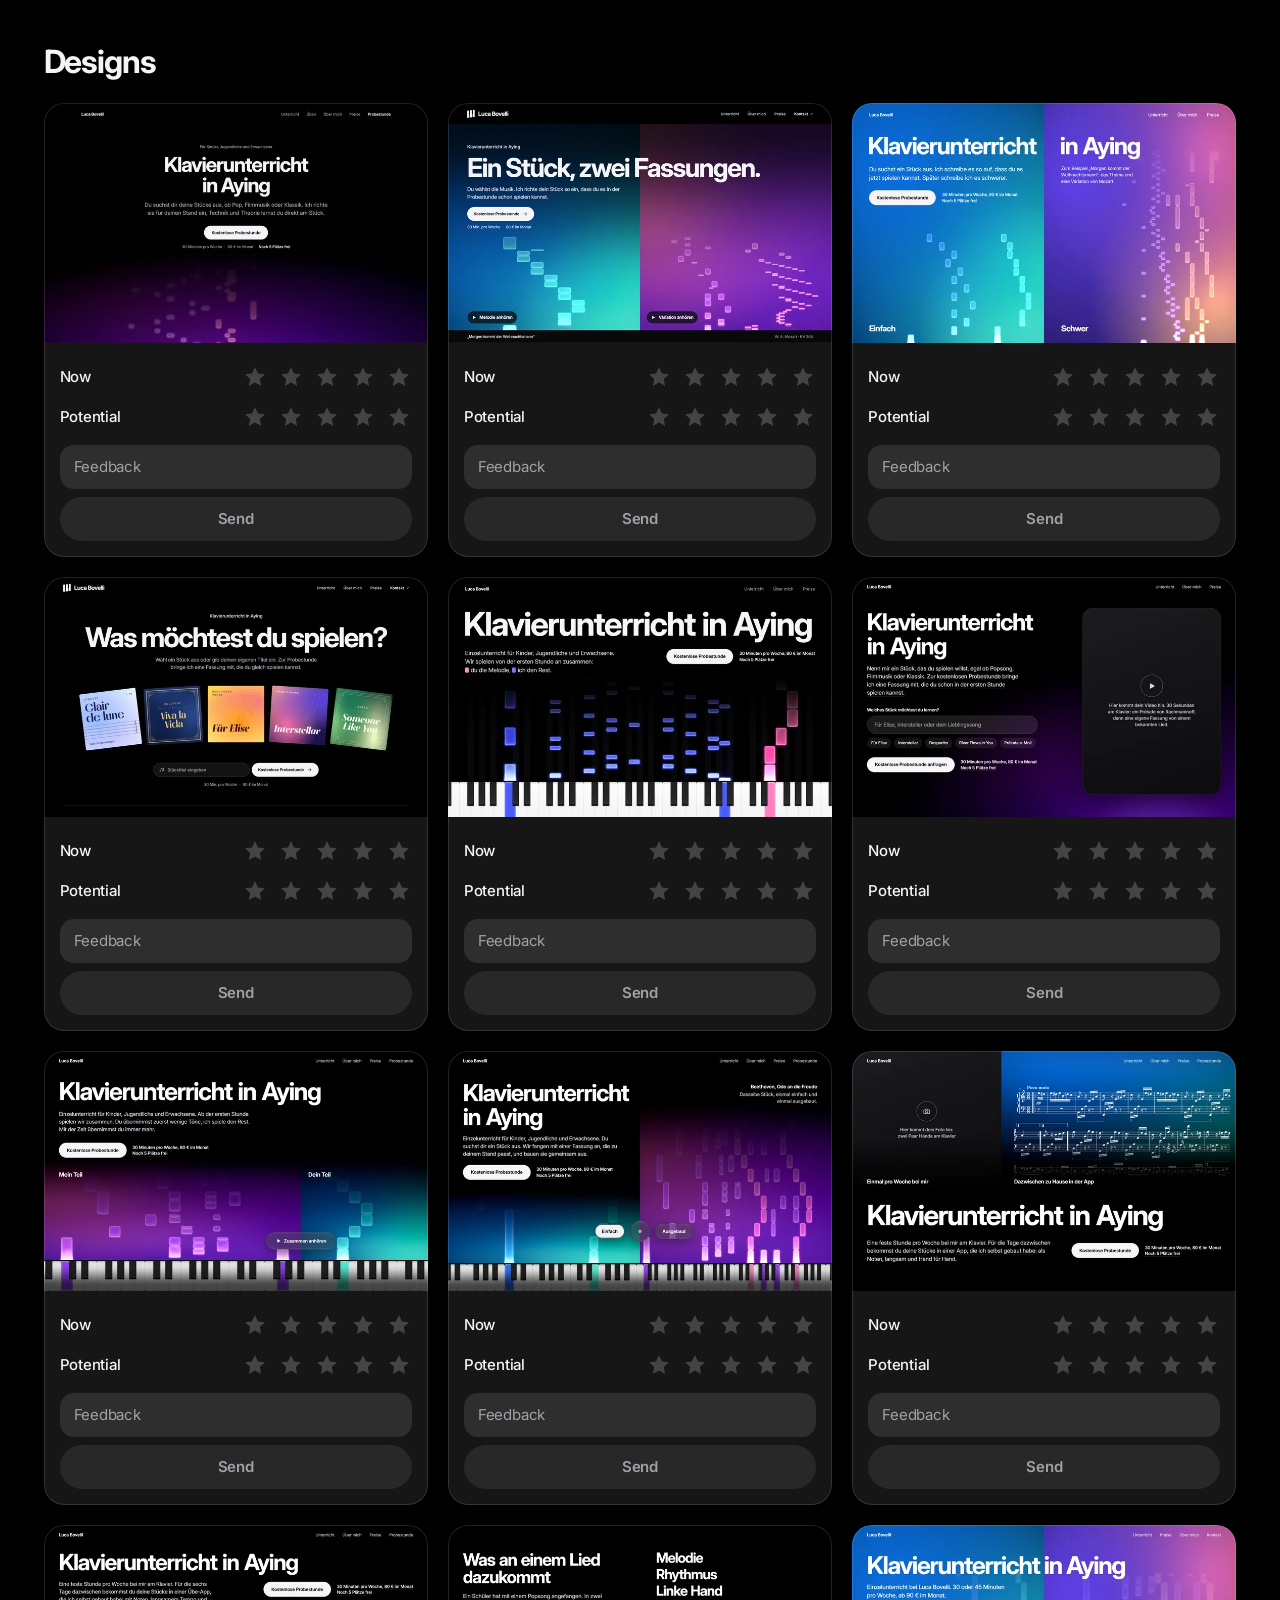
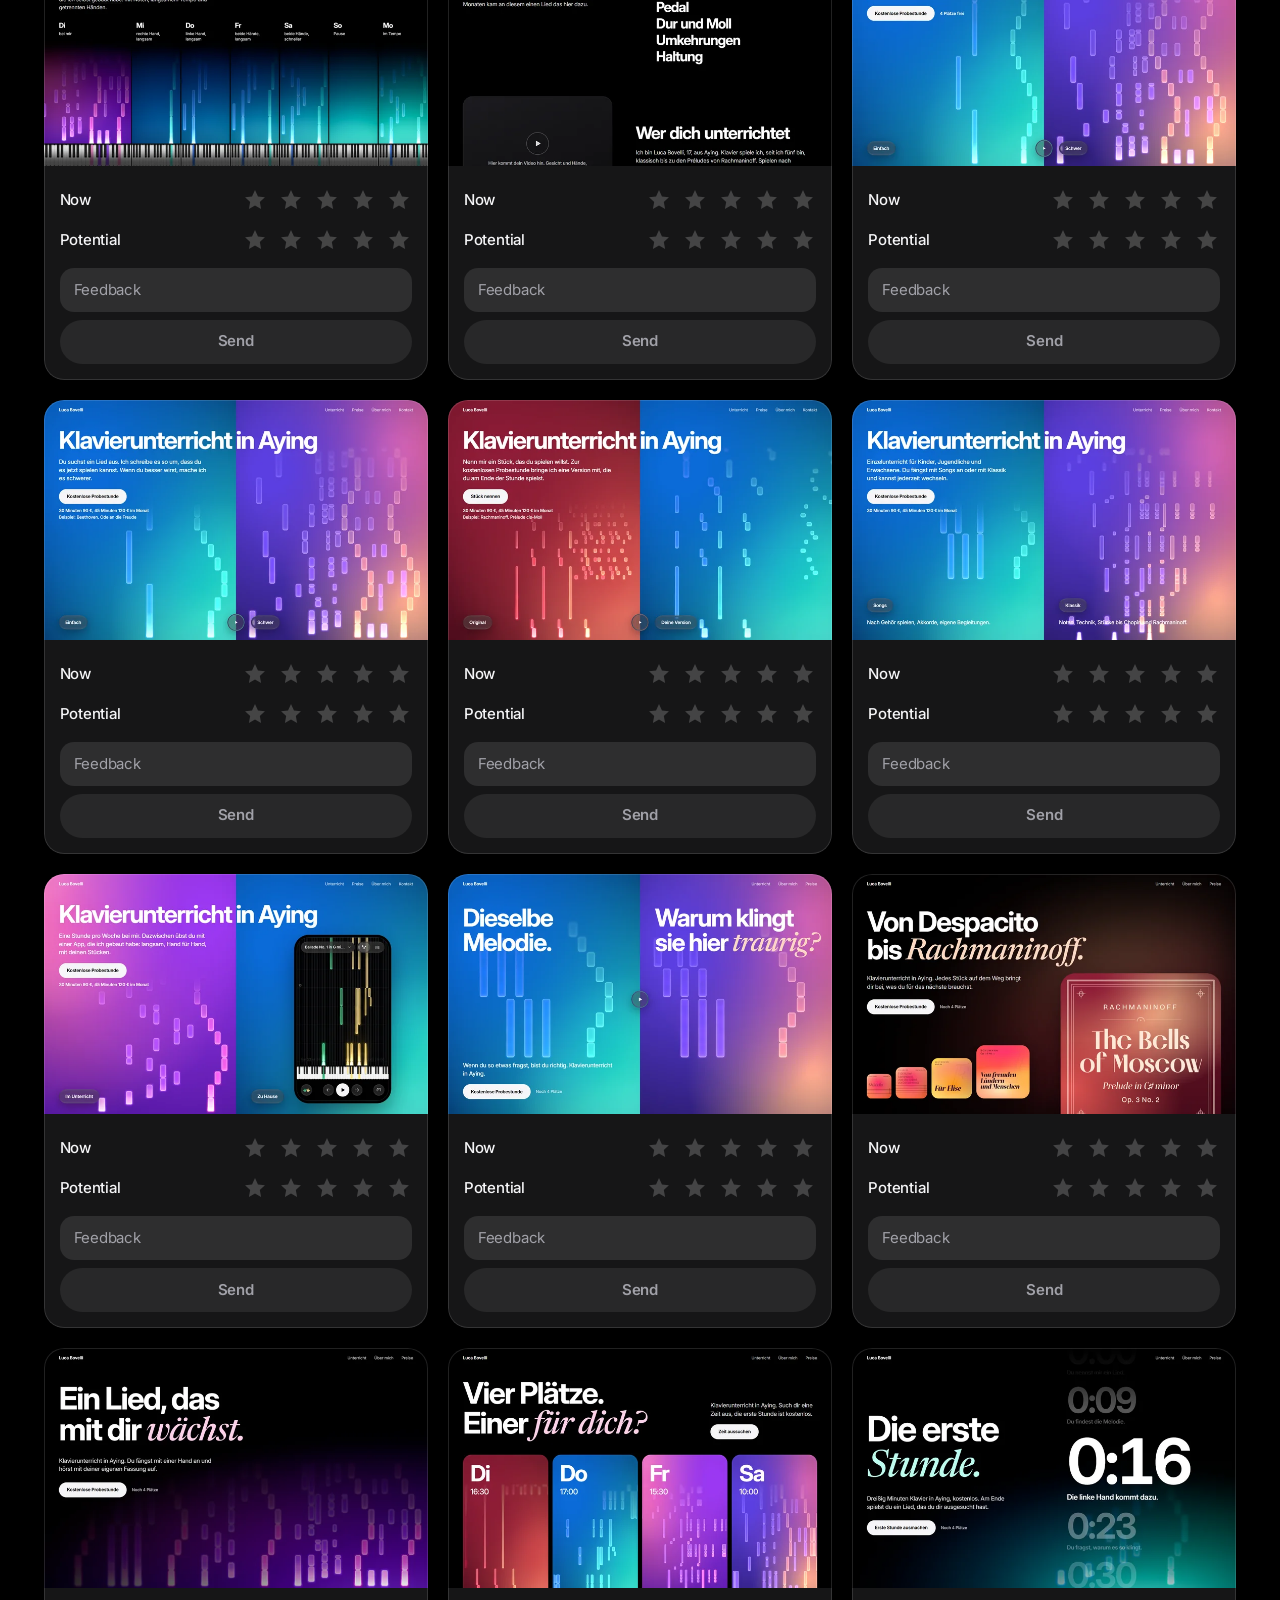
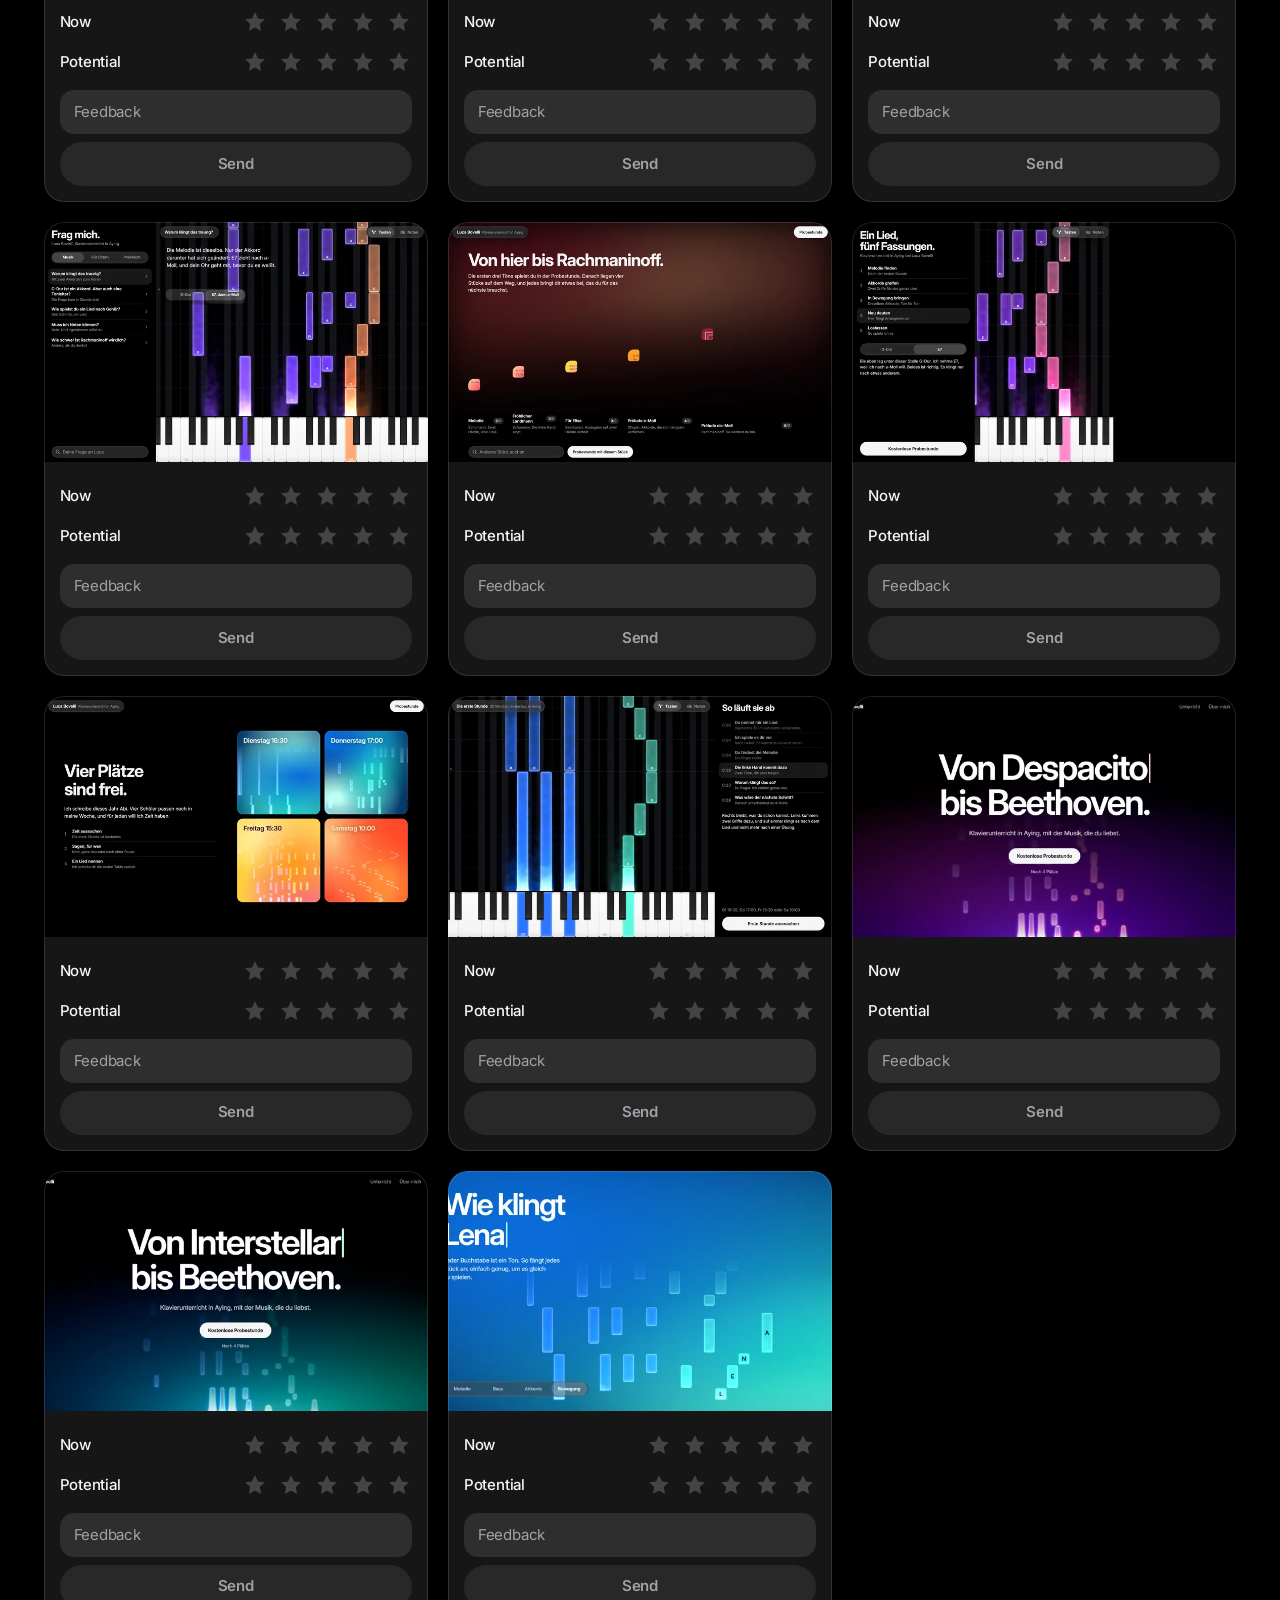
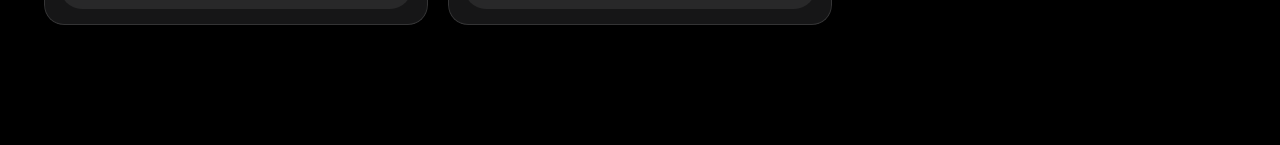
<file: index.html>
<!doctype html>
<html lang="en">
<head>
<meta charset="utf-8">
<meta name="viewport" content="width=device-width, initial-scale=1">
<meta name="robots" content="noindex, nofollow">
<meta name="referrer" content="no-referrer">
<title>Designs</title>
<link rel="preconnect" href="https://fonts.googleapis.com">
<link rel="preconnect" href="https://fonts.gstatic.com" crossorigin>
<link rel="stylesheet" href="https://fonts.googleapis.com/css2?family=Inter:opsz,wght@14..32,400..800&display=swap">
<link rel="stylesheet" href="review/review.css?6">
</head>
<body>
<main id="app"></main>
<script>document.write('<script src="review/designs.js?' + Math.floor(Date.now() / 60000) + '"><\/script>')</script>
<script src="review/review.js?6"></script>
</body>
</html>
</file>
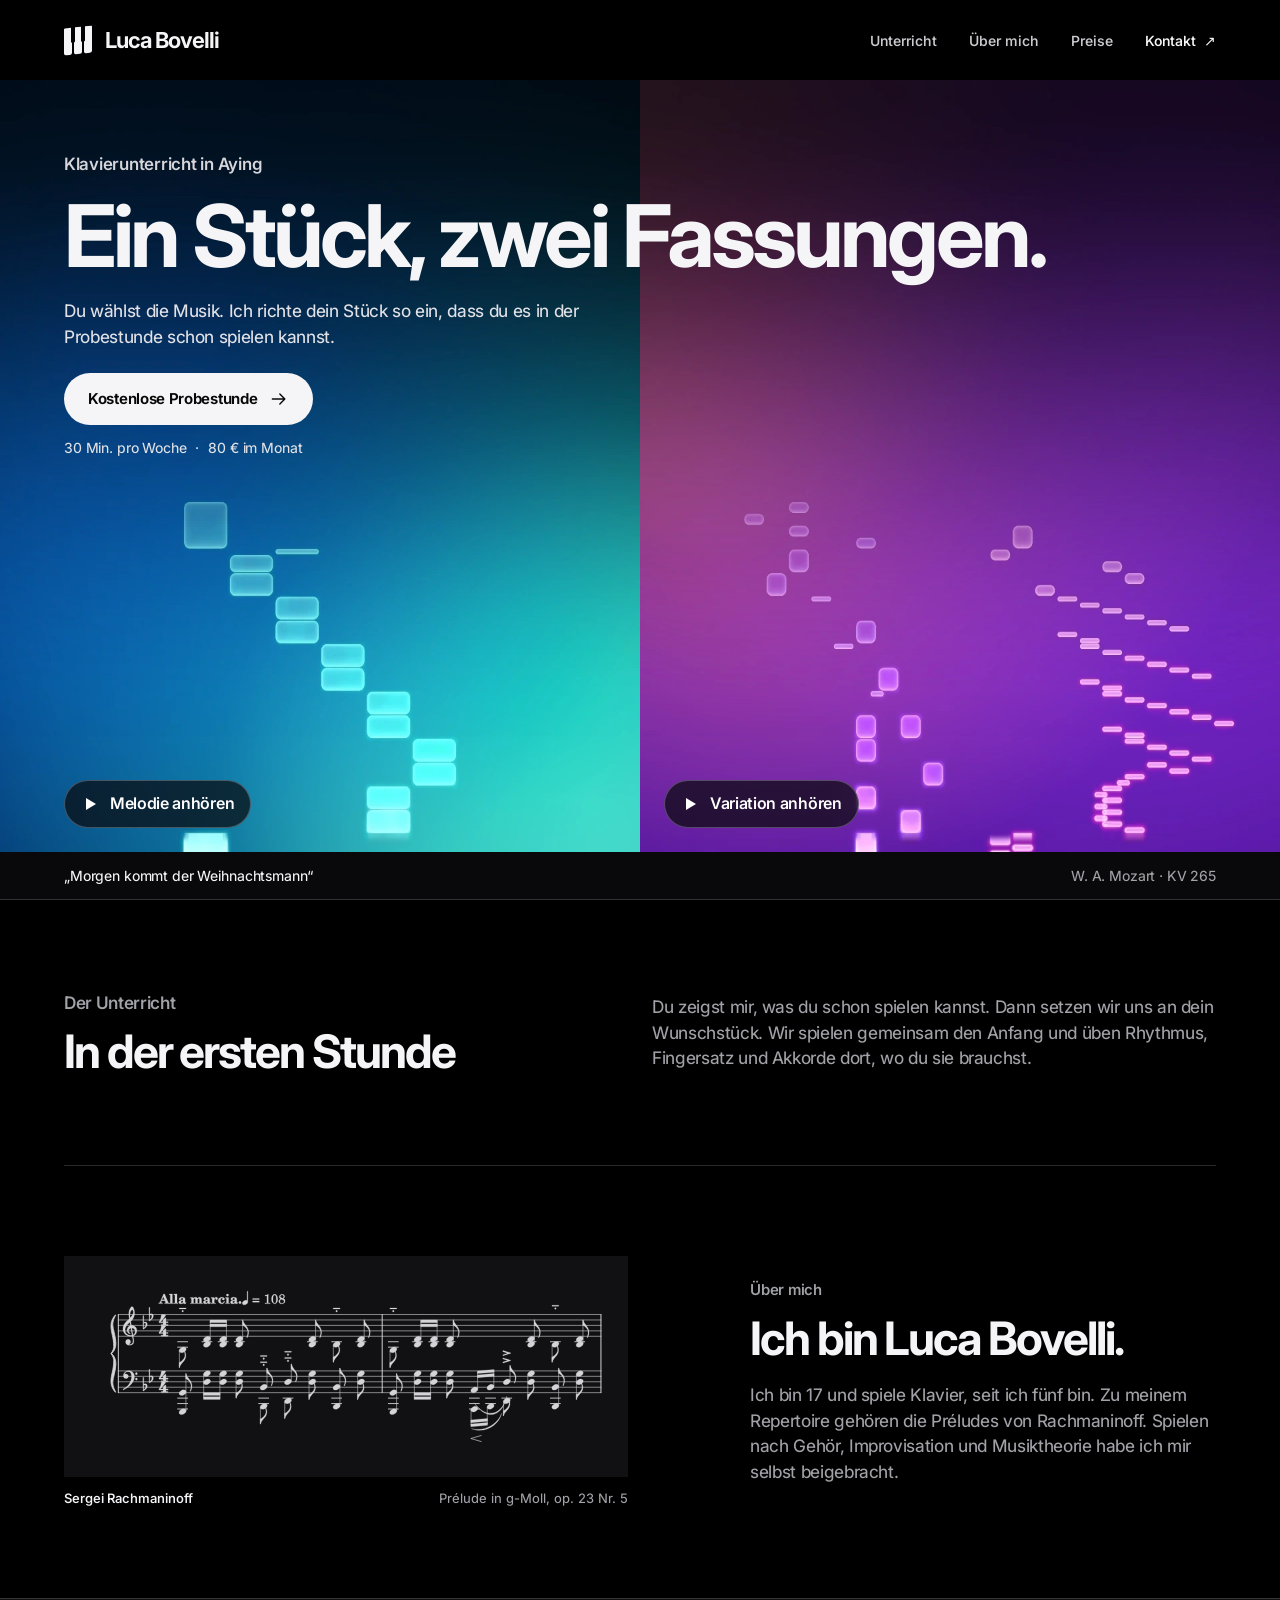
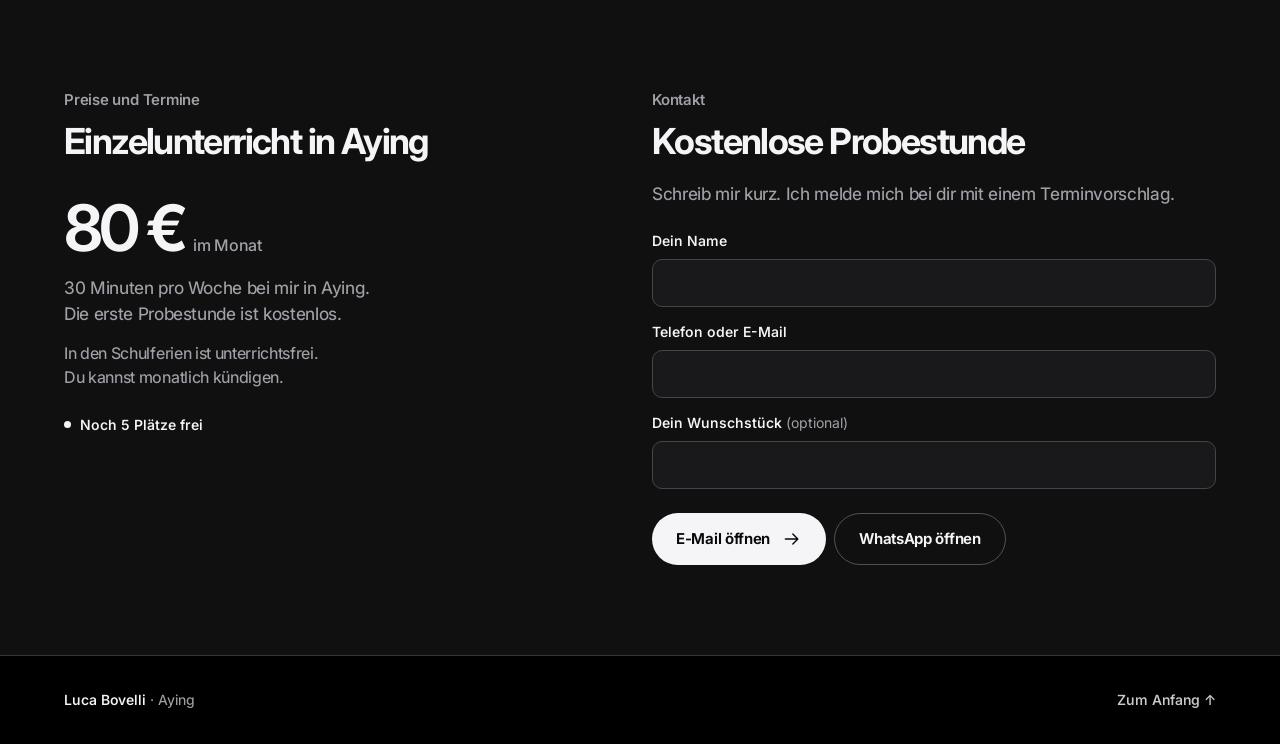
<file: site/leicht-astra/index.html>
<!doctype html>
<html lang="de"><head><meta charset="utf-8"><meta name="viewport" content="width=device-width,initial-scale=1"><meta name="theme-color" content="#000000"><title>Klavierunterricht in Aying · Luca Bovelli</title><meta name="description" content="Einzelunterricht am Klavier bei Luca Bovelli in Aying. Du wählst dein Stück. 30 Minuten pro Woche für 80 € im Monat, die erste Probestunde ist kostenlos."><link rel="stylesheet" href="assets/site.css"><script src="assets/contact.js" defer></script><script src="assets/site.js" defer></script></head>
<body class="leicht" id="anfang"><a class="skip" href="#inhalt">Zum Inhalt</a><header><div class="masthead wrap"><a class="brand" href="#anfang" aria-label="Luca Bovelli, Seitenanfang"><span class="piano-mark" aria-hidden="true"><i></i><i></i><i></i></span>Luca Bovelli</a><nav aria-label="Hauptnavigation"><a href="#unterricht">Unterricht</a><a href="#ueber-mich">Über mich</a><a href="#preise">Preise</a><a class="contact-link" href="#probestunde">Kontakt <span aria-hidden="true">↗</span></a></nav></div></header>
<main id="inhalt"><section class="split-hero" aria-labelledby="headline"><div class="split-image" aria-hidden="true"><picture><source media="(max-width:650px)" srcset="assets/thema-phone.webp"><img src="assets/thema.webp" alt=""></picture><picture><source media="(max-width:650px)" srcset="assets/variation-phone.webp"><img src="assets/variation.webp" alt=""></picture></div>
  <div class="wrap split-copy"><p class="eyebrow">Klavierunterricht in Aying</p><h1 id="headline">Ein Stück, <span>zwei Fassungen.</span></h1><p class="lead">Du wählst die Musik. Ich richte dein Stück so ein, dass du es in der Probestunde schon spielen kannst.</p><a class="pill primary" href="#probestunde">Kostenlose Probestunde <svg class="icon" viewBox="0 0 24 24" aria-hidden="true"><path d="M4 12h15m-6-6 6 6-6 6"/></svg></a><p class="hero-rate"><a href="#preise">30 Min. pro Woche <span aria-hidden="true">·</span> 80 € im Monat</a></p></div>
  <div class="tracks"><div class="track"><button type="button" class="track-toggle" data-audio="thema" aria-label="Die Melodie anhören" aria-pressed="false"><span class="play-icon" aria-hidden="true"></span><span class="track-label"><strong>Melodie anhören</strong></span></button><audio id="thema" src="assets/thema.mp3" preload="none"></audio></div><div class="track"><button type="button" class="track-toggle" data-audio="variation" aria-label="Die Variation anhören" aria-pressed="false"><span class="play-icon" aria-hidden="true"></span><span class="track-label"><strong>Variation anhören</strong></span></button><audio id="variation" src="assets/variation.mp3" preload="none"></audio></div></div>
  <div class="credit"><p class="wrap"><span>„Morgen kommt der Weihnachtsmann“</span><span>W. A. Mozart · KV 265</span></p></div>
  <span class="sr-only" id="audio-status" role="status"></span>
</section><section id="unterricht" class="lesson wrap"><div class="lesson-heading"><p class="section-label">Der Unterricht</p><h2>In der ersten Stunde</h2></div><div class="lesson-text"><p>Du zeigst mir, was du schon spielen kannst. Dann setzen wir uns an dein Wunschstück. Wir spielen gemeinsam den Anfang und üben Rhythmus, Fingersatz und Akkorde dort, wo du sie brauchst.</p></div></section>
<section class="teacher wrap" id="ueber-mich"><figure class="score"><div class="score-paper"><img src="assets/prelude.svg" alt="Die ersten beiden Takte von Rachmaninoffs Prélude in g-Moll"></div><figcaption><span>Sergei Rachmaninoff</span><span>Prélude in g-Moll, op. 23 Nr. 5</span></figcaption></figure>
<div class="teacher-copy"><p class="section-label">Über mich</p><h2>Ich bin Luca Bovelli.</h2><p>Ich bin 17 und spiele Klavier, seit ich fünf bin. Zu meinem Repertoire gehören die Préludes von Rachmaninoff. Spielen nach Gehör, Improvisation und Musiktheorie habe ich mir selbst beigebracht.</p></div></section>
<section class="booking"><div class="booking-inner wrap"><div class="rates" id="preise"><p class="section-label">Preise und Termine</p><h2>Einzelunterricht in Aying</h2><p class="amount">80 € <span>im Monat</span></p><p>30 Minuten pro Woche bei mir in Aying.<br>Die erste Probestunde ist kostenlos.</p><p class="terms">In den Schulferien ist unterrichtsfrei.<br>Du kannst monatlich kündigen.</p><p class="availability"><i aria-hidden="true"></i>Noch 5 Plätze frei</p></div>
<div class="booking-form" id="probestunde"><p class="section-label">Kontakt</p><h2>Kostenlose Probestunde</h2><p>Schreib mir kurz. Ich melde mich bei dir mit einem Terminvorschlag.</p>
<form id="booking-form"><div class="fields"><label for="name">Dein Name</label><input name="name" id="name" autocomplete="name" required maxlength="120"><label for="contact">Telefon oder E-Mail</label><input name="contact" id="contact" required maxlength="160"><label for="piece">Dein Wunschstück <span>(optional)</span></label><input name="piece" id="piece" maxlength="150"></div><div class="contact-actions"><button class="pill primary" type="submit" name="channel" value="mail">E-Mail öffnen <svg class="icon" viewBox="0 0 24 24" aria-hidden="true"><path d="M4 12h15m-6-6 6 6-6 6"/></svg></button><button class="pill secondary" type="submit" name="channel" value="whatsapp">WhatsApp öffnen</button></div><p class="contact-status" role="status"></p></form>
</div></div></section></main>
<footer class="wrap"><span>Luca Bovelli <span class="footer-place">· Aying</span></span><a href="#anfang">Zum Anfang ↑</a></footer></body></html>
</file>
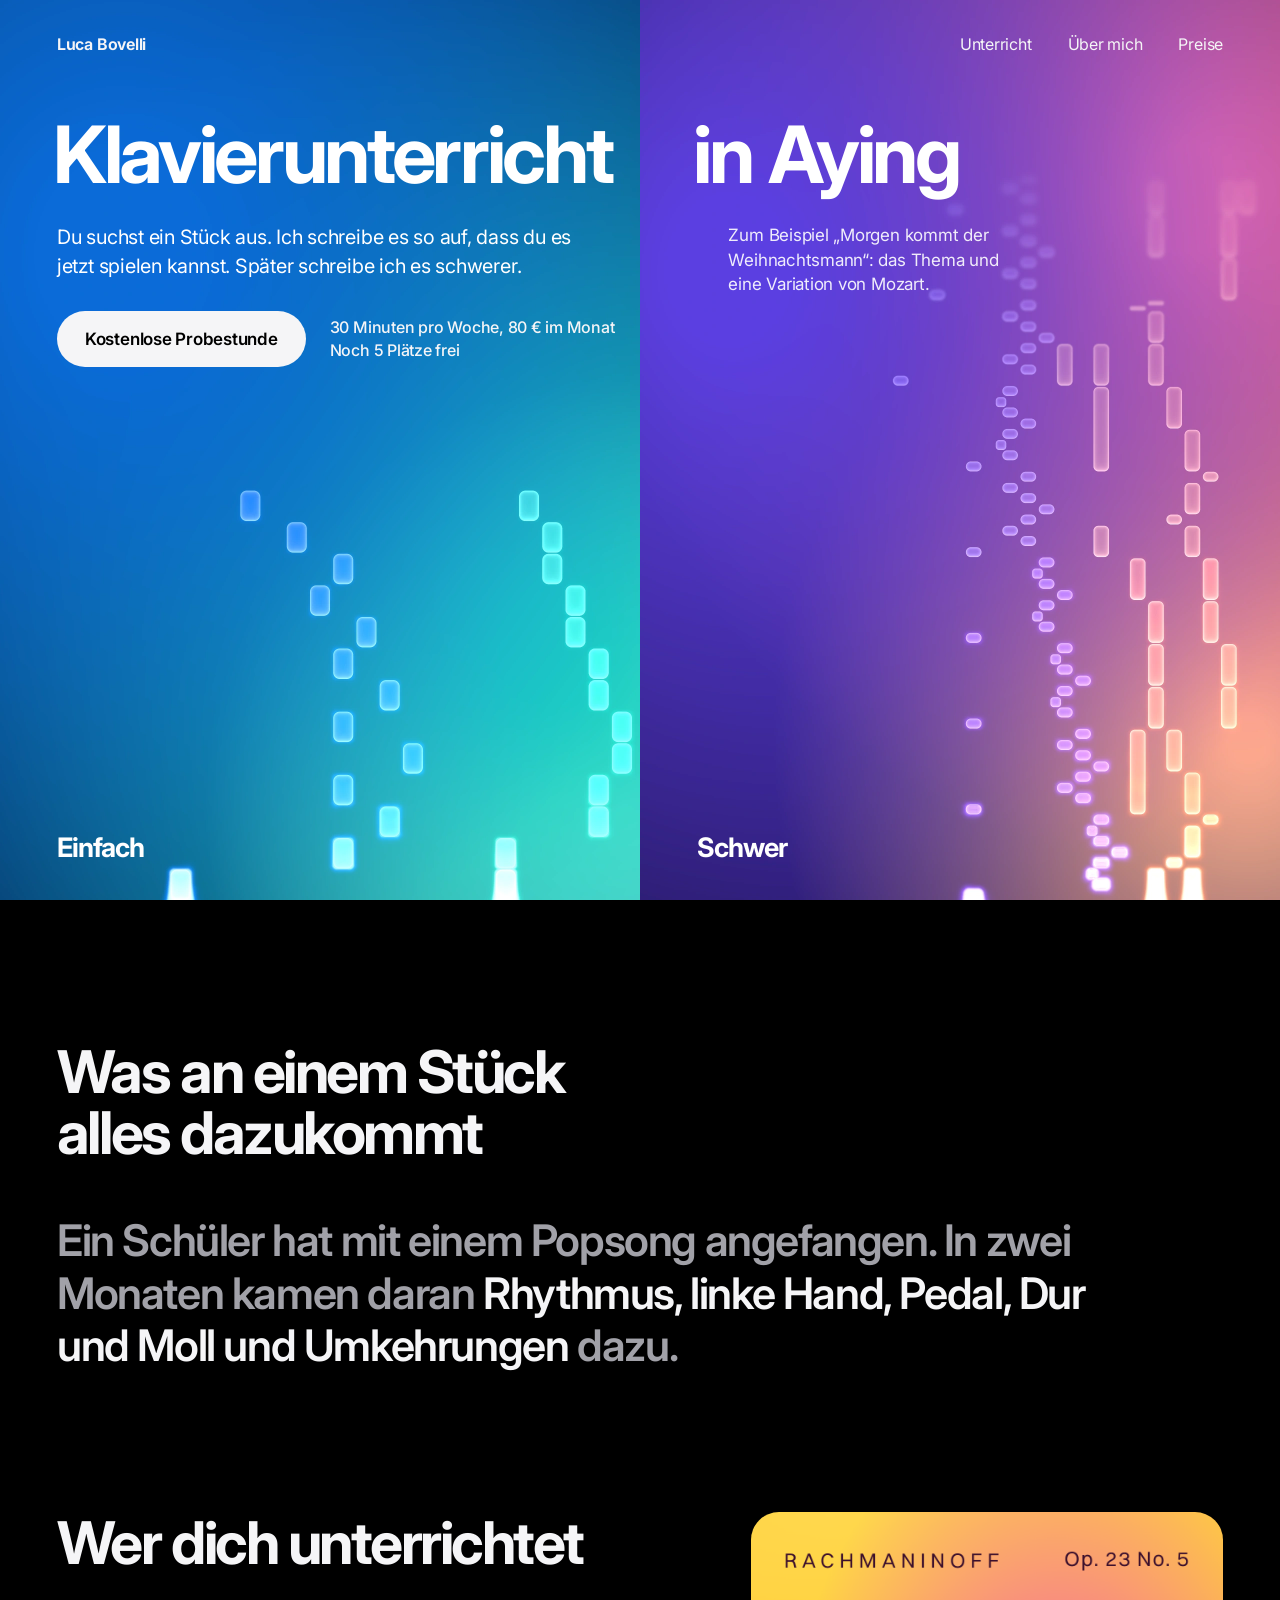
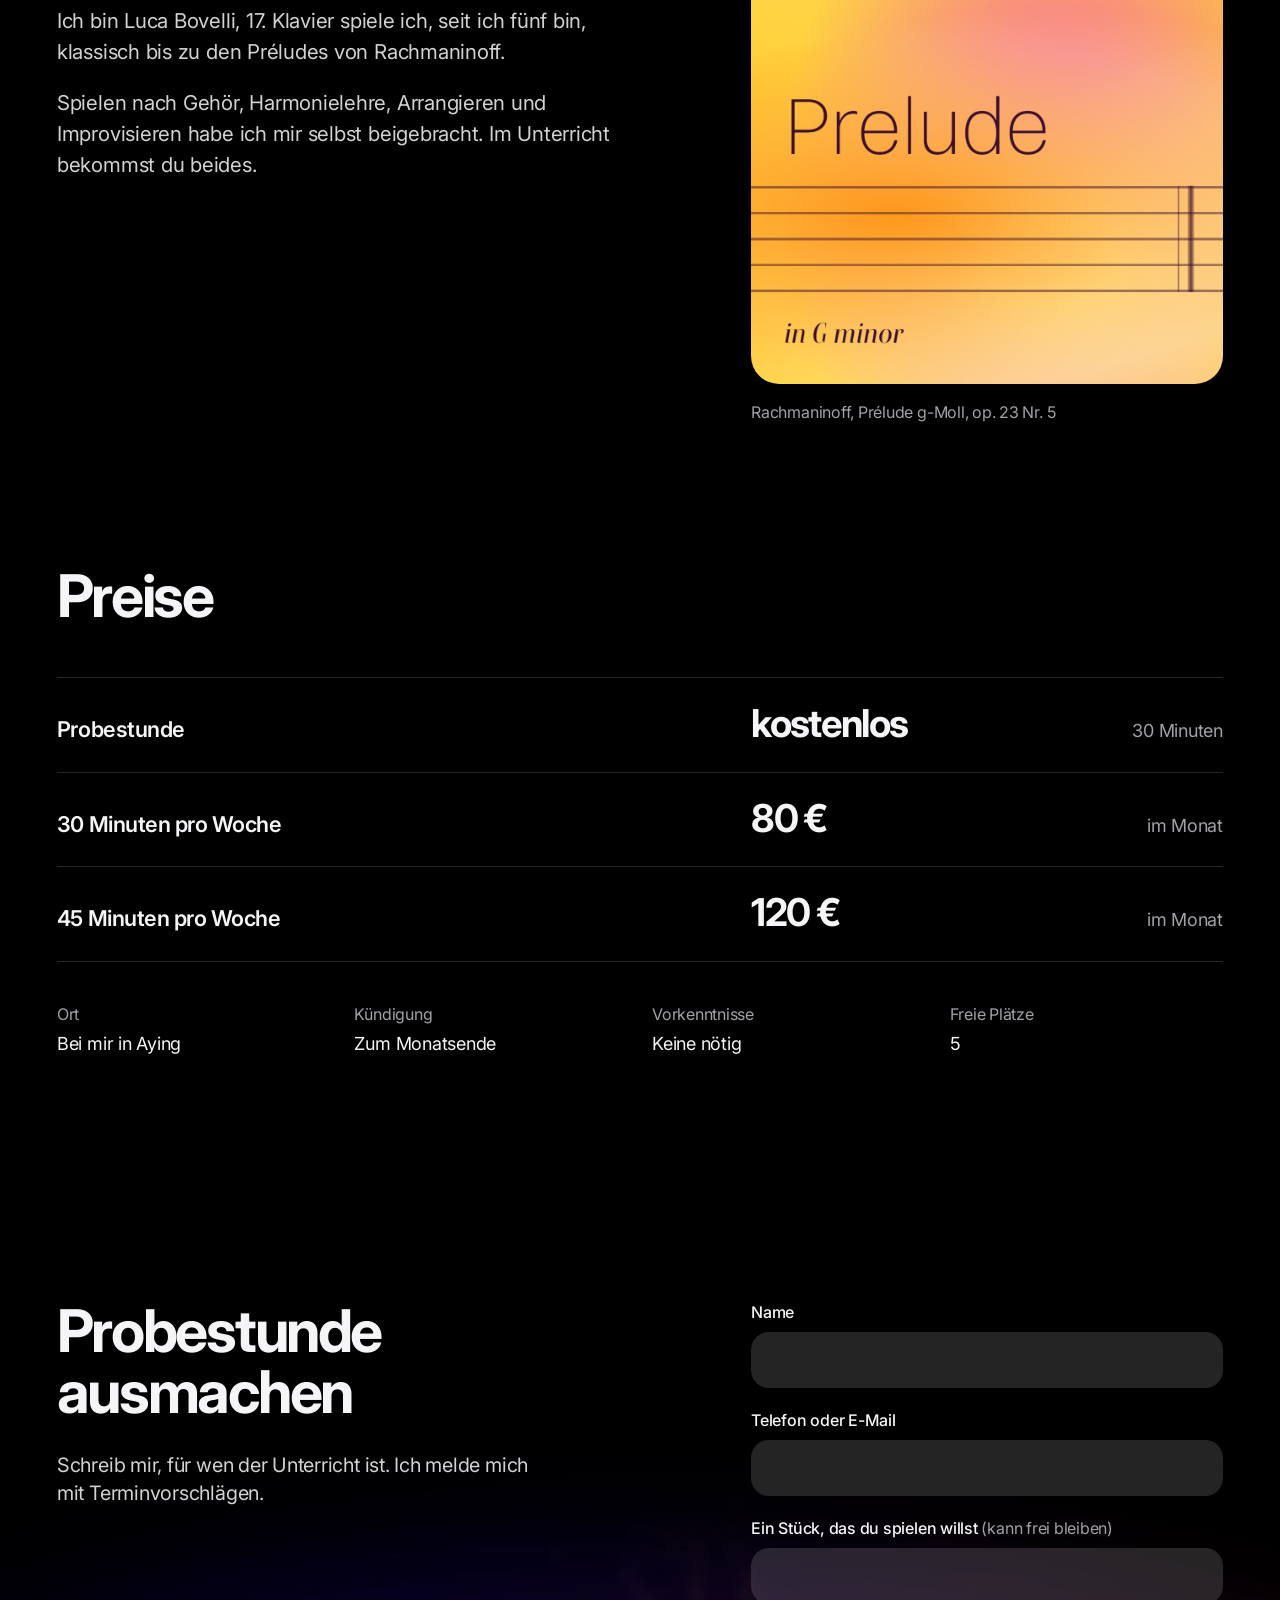
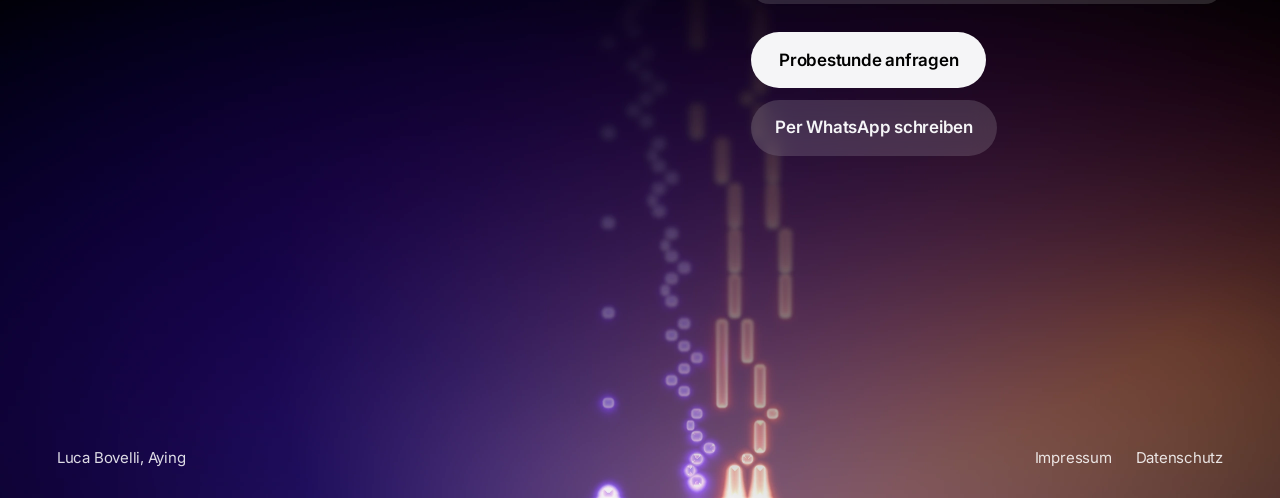
<file: site/leicht/index.html>
<!doctype html>
<html lang="de">
<head>
<meta charset="utf-8">
<meta name="viewport" content="width=device-width, initial-scale=1">
<meta name="robots" content="noindex, nofollow">
<title>Klavierunterricht in Aying, Luca Bovelli</title>
<meta name="description" content="Einzelunterricht am Klavier in Aying. 30 Minuten pro Woche, 80 € im Monat. Die Probestunde ist kostenlos.">
<link rel="preconnect" href="https://fonts.googleapis.com">
<link rel="preconnect" href="https://fonts.gstatic.com" crossorigin>
<link rel="stylesheet" href="https://fonts.googleapis.com/css2?family=Inter:opsz,wght@14..32,400..800&display=swap">
<link rel="stylesheet" href="style.css">
</head>
<body>

<header class="split" id="top">
  <div class="half easy" aria-hidden="true"><picture><source media="(max-width: 700px)" srcset="assets/easy-p.webp"><img src="assets/easy.webp" alt=""></picture><span class="tag">Einfach</span></div>
  <div class="half hard" aria-hidden="true"><picture><source media="(max-width: 700px)" srcset="assets/hard-p.webp"><img src="assets/hard.webp" alt=""></picture><span class="tag">Schwer</span></div>
  <div class="over">
    <nav class="nav" aria-label="Seite">
      <a class="name" href="#top">Luca Bovelli</a>
      <div class="links"><a href="#unterricht">Unterricht</a><a href="#luca">Über mich</a><a href="#preise">Preise</a></div>
    </nav>
    <h1><span>Klavierunterricht</span> <span>in Aying</span></h1>
    <div class="say">
      <p class="lead">Du suchst ein Stück aus. Ich schreibe es so auf, dass du es jetzt spielen kannst. Später schreibe ich es schwerer.</p>
      <div class="go">
        <a class="cta" href="#probestunde">Kostenlose Probestunde</a>
        <p>30 Minuten pro Woche, 80 € im Monat<br>Noch 5 Plätze frei</p>
      </div>
    </div>
    <p class="eg">Zum Beispiel „Morgen kommt der Weihnachtsmann“: das Thema und eine Variation von Mozart.</p>
  </div>
</header>
<main>
  <section class="wrap part" id="unterricht">
    <h2>Was an einem Stück alles dazukommt</h2>
    <p class="big">Ein Schüler hat mit einem Popsong angefangen. In zwei Monaten kamen daran <b>Rhythmus, linke Hand, Pedal, Dur und Moll und Umkehrungen</b> dazu.</p>
  </section>

  <section class="wrap part two" id="luca">
    <div>
      <h2>Wer dich unterrichtet</h2>
      <div class="text">
        <p>Ich bin Luca Bovelli, 17. Klavier spiele ich, seit ich fünf bin, klassisch bis zu den Préludes von Rachmaninoff.</p>
        <p>Spielen nach Gehör, Harmonielehre, Arrangieren und Improvisieren habe ich mir selbst beigebracht. Im Unterricht bekommst du beides.</p>
      </div>
    </div>
    <figure>
      <img src="assets/rach-cover.png" width="560" height="560" loading="lazy" alt="Rachmaninoff, Prélude g-Moll">
      <figcaption>Rachmaninoff, Prélude g-Moll, op. 23 Nr. 5</figcaption>
    </figure>
  </section>

  <section class="wrap part" id="preise">
    <h2>Preise</h2>
    <dl class="prices">
      <div><dt>Probestunde</dt><dd><b>kostenlos</b><span>30 Minuten</span></dd></div>
      <div><dt>30 Minuten pro Woche</dt><dd><b>80 €</b><span>im Monat</span></dd></div>
      <div><dt>45 Minuten pro Woche</dt><dd><b>120 €</b><span>im Monat</span></dd></div>
    </dl>
    <ul class="facts">
      <li><b>Ort</b>Bei mir in Aying</li>
      <li><b>Kündigung</b>Zum Monatsende</li>
      <li><b>Vorkenntnisse</b>Keine nötig</li>
      <li><b>Freie Plätze</b>5</li>
    </ul>
  </section>

  <section class="end" id="probestunde">
    <div class="wrap two">
      <div>
        <h2>Probestunde ausmachen</h2>
        <p class="lead">Schreib mir, für wen der Unterricht ist. Ich melde mich mit Terminvorschlägen.</p>
      </div>
      <form onsubmit="return false">
        <label><span>Name</span><input name="name" autocomplete="name"></label>
        <label><span>Telefon oder E-Mail</span><input name="kontakt"></label>
        <label><span>Ein Stück, das du spielen willst <em>(kann frei bleiben)</em></span><input name="stueck"></label>
        <div class="go"><button class="cta" type="submit">Probestunde anfragen</button><a class="second" href="#probestunde">Per WhatsApp schreiben</a></div>
      </form>
    </div>
    <footer class="wrap foot"><span>Luca Bovelli, Aying</span><span><a href="#">Impressum</a><a href="#">Datenschutz</a></span></footer>
  </section>
</main>

</body>
</html>
</file>
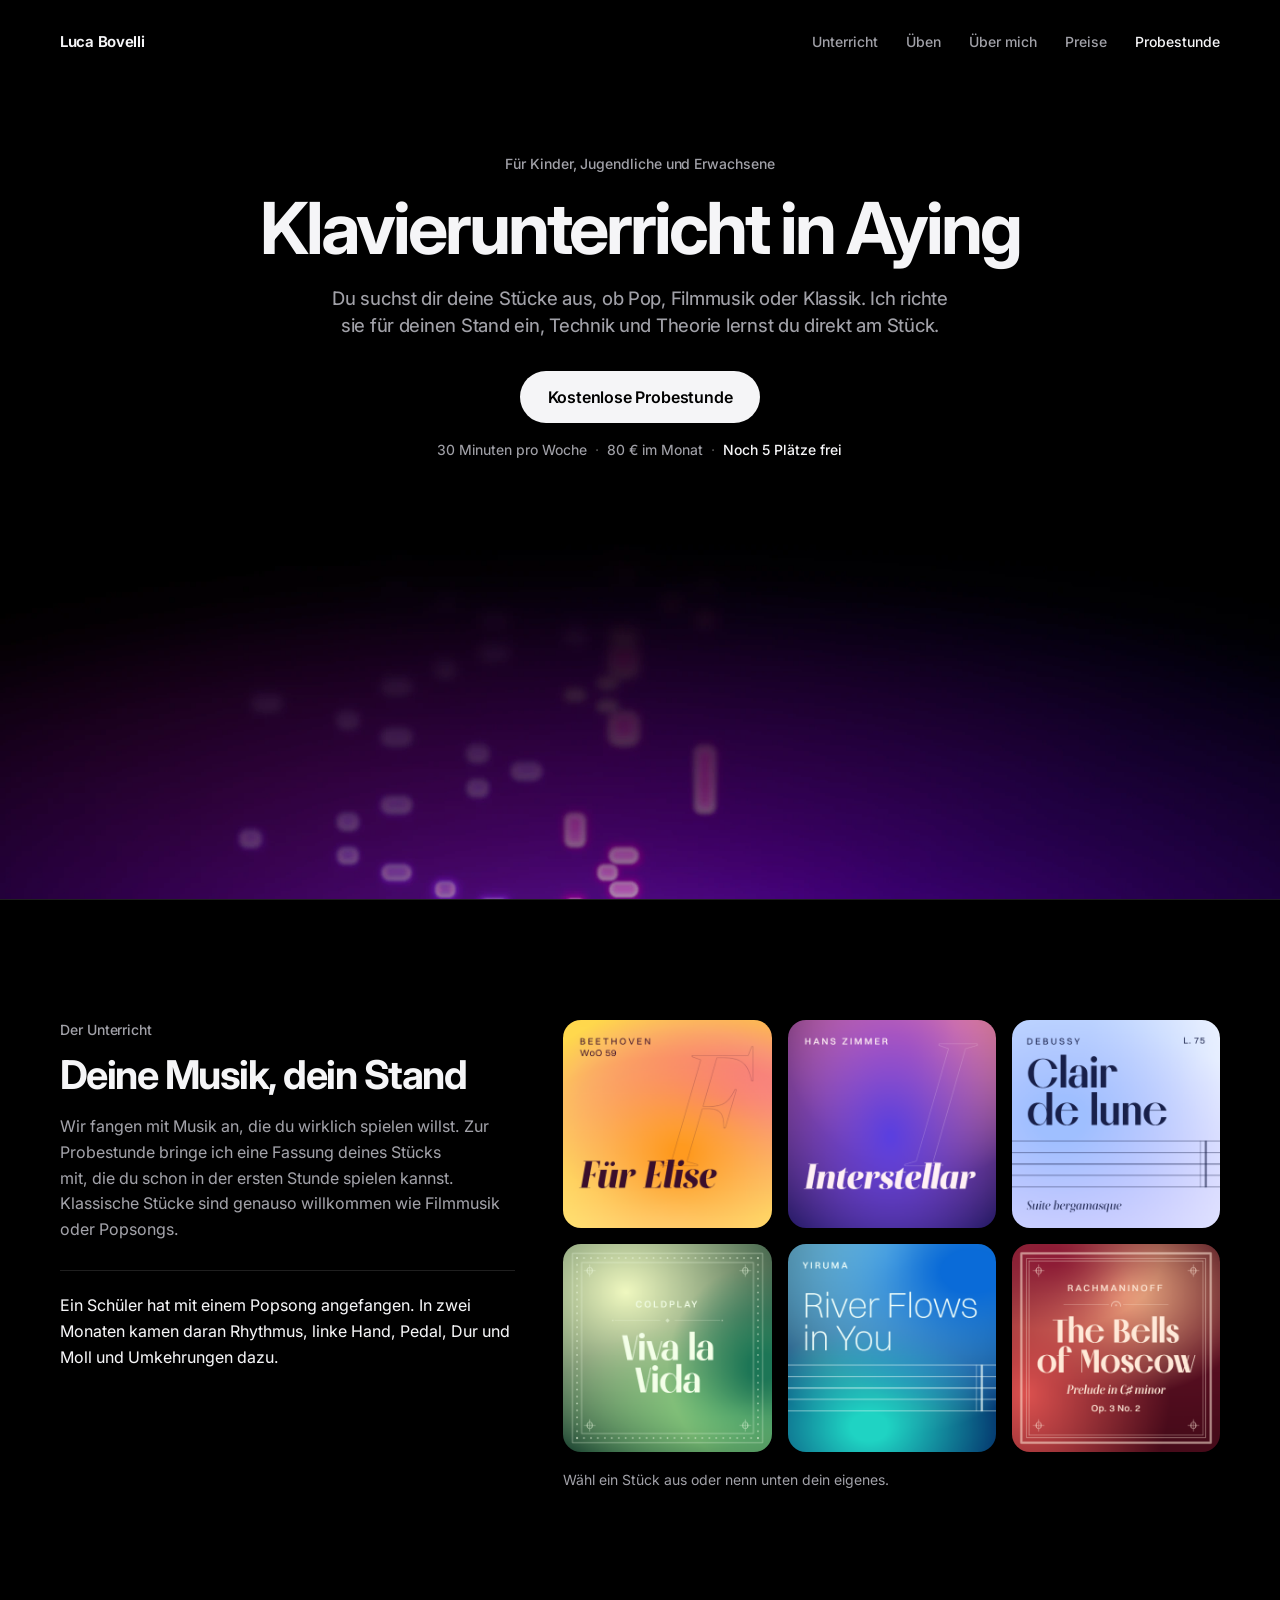
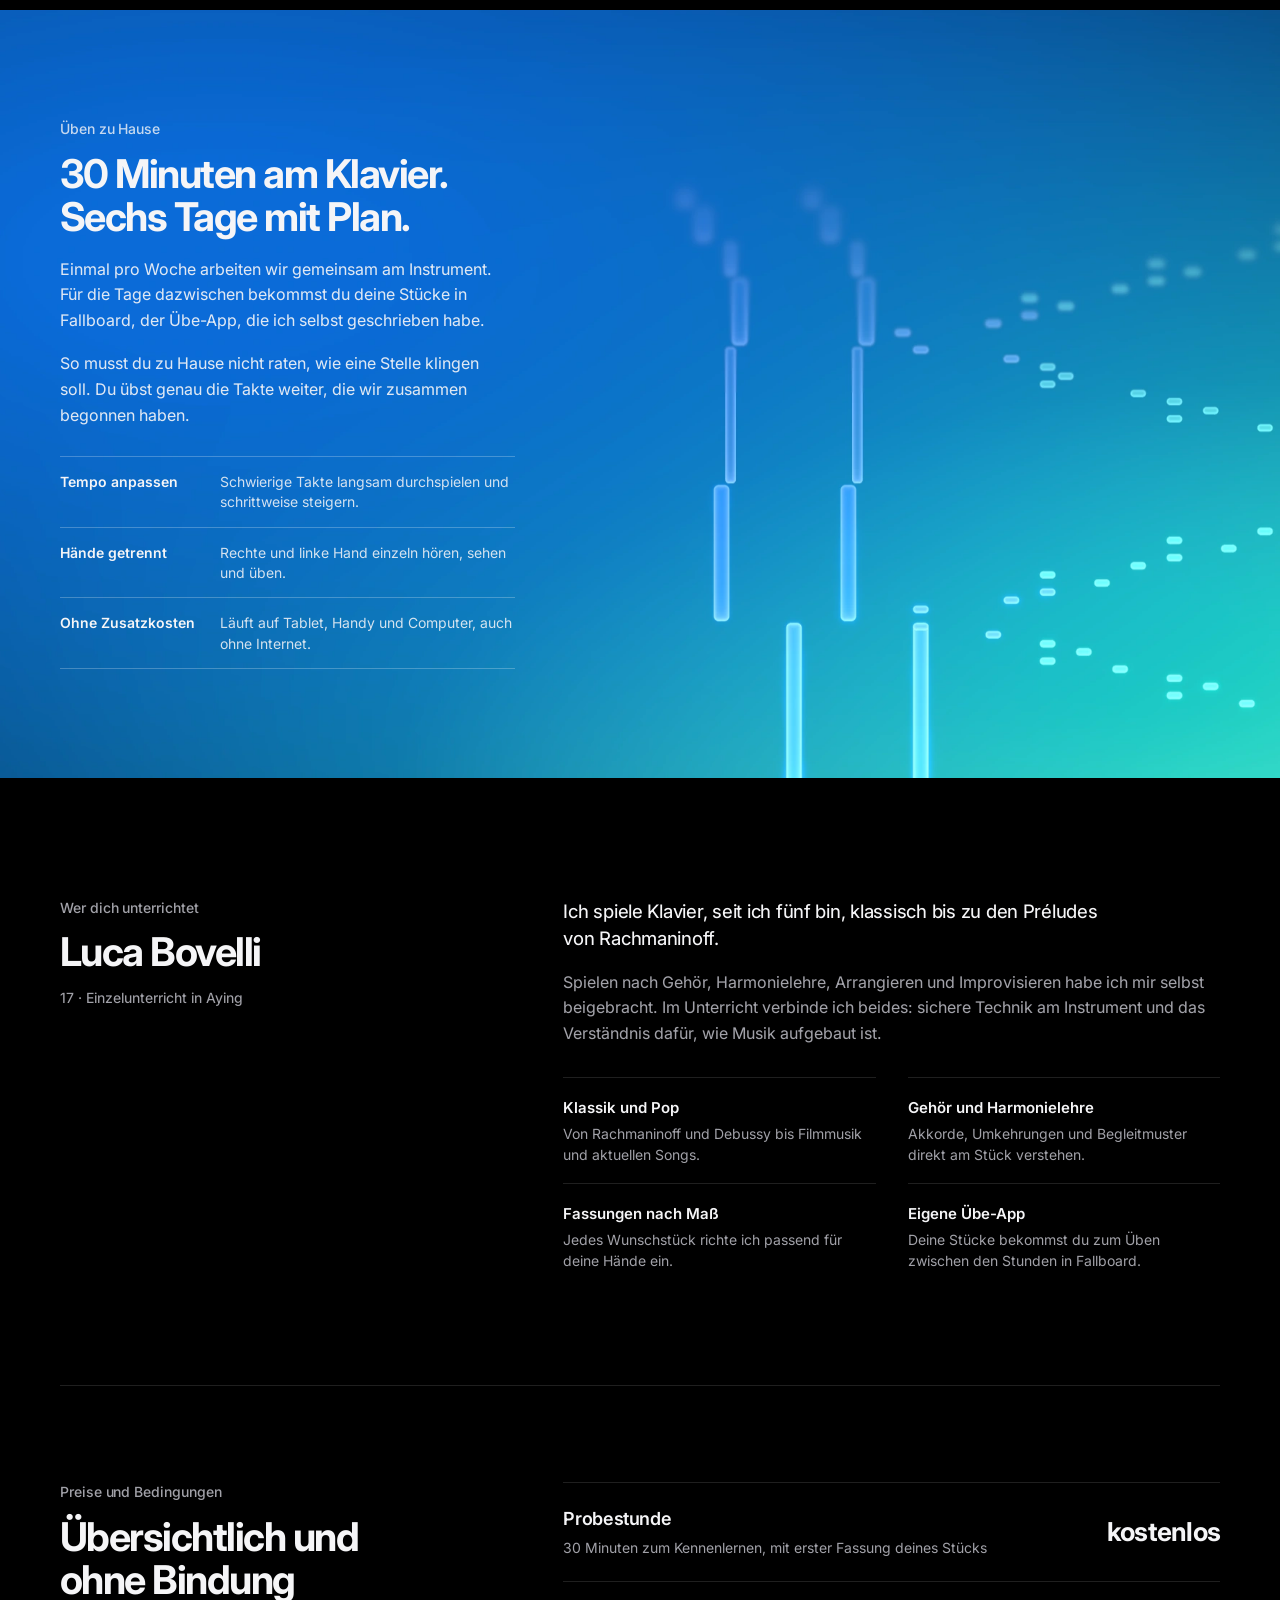
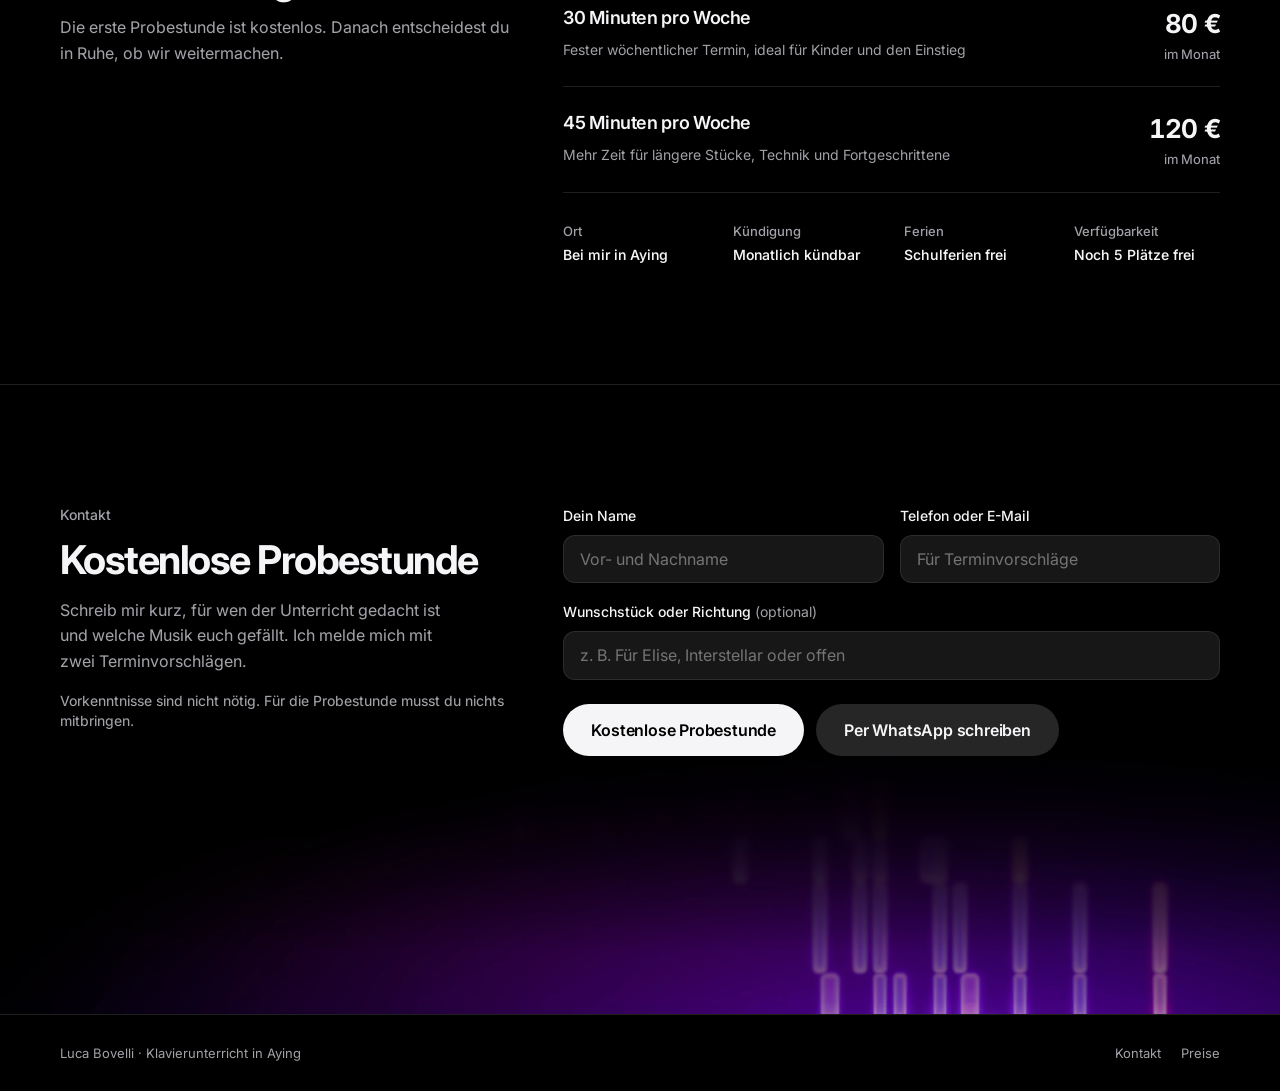
<file: site/neon/index.html>
<!DOCTYPE html>
<html lang="de">
<head>
  <meta charset="utf-8">
  <meta name="viewport" content="width=device-width, initial-scale=1">
  <title>Klavierunterricht in Aying · Luca Bovelli</title>
  <meta name="description" content="Einzelunterricht am Klavier in Aying für Kinder, Jugendliche und Erwachsene. Du suchst dir die Stücke aus, ich passe sie an deinen Stand an. Erste Probestunde kostenlos.">
  <link rel="preconnect" href="https://fonts.googleapis.com">
  <link rel="preconnect" href="https://fonts.gstatic.com" crossorigin>
  <link rel="stylesheet" href="https://fonts.googleapis.com/css2?family=Inter:opsz,wght@14..32,400..800&display=swap">
  <link rel="stylesheet" href="style.css">
</head>
<body>

  <!-- ====================================================================
       HERO: Black upper half + Debussy orchid light rising from below
       ==================================================================== -->
  <section class="hero" aria-labelledby="hero-title">
    <div class="hero-art" aria-hidden="true">
      <picture>
        <source media="(max-width: 640px)" srcset="assets/hero-P.webp">
        <img src="assets/hero-D.webp" alt="" width="1440" height="1020" decoding="async" fetchpriority="high">
      </picture>
    </div>

    <header class="site-header">
      <div class="wrap">
        <nav class="nav-bar" aria-label="Hauptnavigation">
          <a href="#" class="brand">Luca Bovelli</a>
          <ul class="nav-links">
            <li class="nav-hide-mobile"><a href="#musik">Unterricht</a></li>
            <li class="nav-hide-mobile"><a href="#ueben">Üben</a></li>
            <li class="nav-hide-mobile"><a href="#ueber-mich">Über mich</a></li>
            <li><a href="#preise">Preise</a></li>
            <li><a href="#probestunde" class="nav-cta">Probestunde</a></li>
          </ul>
        </nav>
      </div>
    </header>

    <div class="wrap hero-inner">
      <div class="hero-copy">
        <p class="eyebrow">Für Kinder, Jugendliche und Erwachsene</p>
        <h1 class="h1" id="hero-title">Klavierunterricht in Aying</h1>
        <p class="lead">
          Du suchst dir deine Stücke aus, ob Pop, Filmmusik oder Klassik. Ich richte sie für deinen Stand ein, Technik und Theorie lernst du direkt am Stück.
        </p>

        <div class="hero-actions">
          <a href="#probestunde" class="btn btn--primary">Kostenlose Probestunde</a>
          <p class="hero-facts">
            <span class="hero-facts-main">30 Minuten pro Woche<span class="hero-facts-dot" aria-hidden="true">·</span>80 € im Monat</span><span class="hero-facts-dot hero-facts-dot--break" aria-hidden="true">·</span><span class="hero-facts-places">Noch 5 Plätze frei</span>
          </p>
        </div>
      </div>
    </div>
  </section>

  <main>

    <!-- ====================================================================
         SECTION 2: MUSIC BREADTH & METHOD (Black, 12-col editorial + covers)
         ==================================================================== -->
    <section id="musik" class="section-black" aria-labelledby="musik-title">
      <div class="wrap">
        <div class="grid-12 grid-12--stretch">
          <div class="col-left music-copy">
            <div class="music-head">
              <p class="eyebrow">Der Unterricht</p>
              <h2 class="h2" id="musik-title">Deine Musik, dein Stand</h2>
              <p class="body">
                Wir fangen mit Musik an, die du wirklich spielen willst. Zur Probestunde bringe ich eine Fassung deines Stücks mit, die du schon in der ersten Stunde spielen kannst. Klassische Stücke sind genauso willkommen wie Filmmusik oder Popsongs.
              </p>
            </div>
            <p class="body body--bright proof-note">
              Ein Schüler hat mit einem Popsong angefangen. In zwei Monaten kamen daran Rhythmus, linke Hand, Pedal, Dur und Moll und Umkehrungen dazu.
            </p>
          </div>

          <div class="col-right covers-wrap">
            <div class="cover-grid" role="group" aria-label="Beispiele aus dem Repertoire">
              <button type="button" class="cover-btn" data-piece="Für Elise (Beethoven)" aria-pressed="false" aria-label="Für Elise von Beethoven für die Probestunde vormerken">
                <img src="assets/cov-elise.png" alt="Für Elise, Beethoven" width="300" height="300" loading="lazy">
              </button>
              <button type="button" class="cover-btn" data-piece="Interstellar (Hans Zimmer)" aria-pressed="false" aria-label="Interstellar von Hans Zimmer für die Probestunde vormerken">
                <img src="assets/cov-interstellar.png" alt="Interstellar, Hans Zimmer" width="300" height="300" loading="lazy">
              </button>
              <button type="button" class="cover-btn" data-piece="Clair de lune (Debussy)" aria-pressed="false" aria-label="Clair de lune von Debussy für die Probestunde vormerken">
                <img src="assets/cov-clair.png" alt="Clair de lune, Debussy" width="300" height="300" loading="lazy">
              </button>
              <button type="button" class="cover-btn" data-piece="Viva la Vida (Coldplay)" aria-pressed="false" aria-label="Viva la Vida von Coldplay für die Probestunde vormerken">
                <img src="assets/cov-viva.png" alt="Viva la Vida, Coldplay" width="300" height="300" loading="lazy">
              </button>
              <button type="button" class="cover-btn" data-piece="River Flows in You (Yiruma)" aria-pressed="false" aria-label="River Flows in You von Yiruma für die Probestunde vormerken">
                <img src="assets/cov-river.png" alt="River Flows in You, Yiruma" width="300" height="300" loading="lazy">
              </button>
              <button type="button" class="cover-btn" data-piece="Prélude cis-Moll, op. 3 Nr. 2 (Rachmaninoff)" aria-pressed="false" aria-label="Prélude cis-Moll von Rachmaninoff für die Probestunde vormerken">
                <img src="assets/cov-rach.png" alt="Prélude cis-Moll, Rachmaninoff" width="300" height="300" loading="lazy">
              </button>
            </div>

            <div class="cover-status">
              <p class="cover-status-text" id="cover-status" aria-live="polite">
                Wähl ein Stück aus oder nenn unten dein eigenes.
              </p>
              <a href="#probestunde" class="cover-jump" id="cover-jump">Zur Probestunde</a>
            </div>
          </div>
        </div>
      </div>
    </section>

    <!-- ====================================================================
         SECTION 3: PRACTICE AT HOME (Flooded Lagoon + Chopin Op. 10 No. 1)
         Text sits strictly over the deep-blue field; notes rise clear of text.
         ==================================================================== -->
    <section id="ueben" class="section-flooded" aria-labelledby="ueben-title">
      <div class="wrap flooded-inner">
        <div class="grid-12">
          <div class="flooded-copy">
            <p class="eyebrow">Üben zu Hause</p>
            <h2 class="h2" id="ueben-title">30 Minuten am Klavier. Sechs Tage mit Plan.</h2>
            <p class="body">
              Einmal pro Woche arbeiten wir gemeinsam am Instrument. Für die Tage dazwischen bekommst du deine Stücke in Fallboard, der Übe-App, die ich selbst geschrieben habe.
            </p>
            <p class="body">
              So musst du zu Hause nicht raten, wie eine Stelle klingen soll. Du übst genau die Takte weiter, die wir zusammen begonnen haben.
            </p>

            <ul class="practice-list">
              <li>
                <span class="practice-label">Tempo anpassen</span>
                <span class="practice-desc">Schwierige Takte langsam durchspielen und schrittweise steigern.</span>
              </li>
              <li>
                <span class="practice-label">Hände getrennt</span>
                <span class="practice-desc">Rechte und linke Hand einzeln hören, sehen und üben.</span>
              </li>
              <li>
                <span class="practice-label">Ohne Zusatzkosten</span>
                <span class="practice-desc">Läuft auf Tablet, Handy und Computer, auch ohne Internet.</span>
              </li>
            </ul>
          </div>
        </div>
      </div>

      <div class="flooded-art" aria-hidden="true">
        <picture>
          <source media="(max-width: 980px)" srcset="assets/practice-P.webp">
          <img src="assets/practice-D.webp" alt="" width="1440" height="820" loading="lazy" decoding="async">
        </picture>
      </div>
    </section>

    <!-- ====================================================================
         SECTION 4: ABOUT LUCA & PRICING / TERMS (Black, unified 12-col grid)
         ==================================================================== -->
    <section class="section-black" aria-label="Über den Lehrer und Preise">
      <div class="wrap">

        <!-- 4A: About Luca -->
        <div id="ueber-mich" class="grid-12">
          <div class="col-left about-head">
            <p class="eyebrow">Wer dich unterrichtet</p>
            <h2 class="h2">Luca Bovelli</h2>
            <p class="meta">17 · Einzelunterricht in Aying</p>
          </div>

          <div class="col-right about-body">
            <p class="lead">
              Ich spiele Klavier, seit ich fünf bin, klassisch bis zu den Préludes von Rachmaninoff.
            </p>
            <p class="body">
              Spielen nach Gehör, Harmonielehre, Arrangieren und Improvisieren habe ich mir selbst beigebracht. Im Unterricht verbinde ich beides: sichere Technik am Instrument und das Verständnis dafür, wie Musik aufgebaut ist.
            </p>

            <dl class="fact-grid">
              <div class="fact-item">
                <dt>Klassik und Pop</dt>
                <dd>Von Rachmaninoff und Debussy bis Filmmusik und aktuellen Songs.</dd>
              </div>
              <div class="fact-item">
                <dt>Gehör und Harmonielehre</dt>
                <dd>Akkorde, Umkehrungen und Begleitmuster direkt am Stück verstehen.</dd>
              </div>
              <div class="fact-item">
                <dt>Fassungen nach Maß</dt>
                <dd>Jedes Wunschstück richte ich passend für deine Hände ein.</dd>
              </div>
              <div class="fact-item">
                <dt>Eigene Übe-App</dt>
                <dd>Deine Stücke bekommst du zum Üben zwischen den Stunden in Fallboard.</dd>
              </div>
            </dl>
          </div>
        </div>

        <hr class="band-divider">

        <!-- 4B: Pricing & Terms -->
        <div id="preise" class="grid-12">
          <div class="col-left pricing-intro">
            <p class="eyebrow">Preise und Bedingungen</p>
            <h2 class="h2">Übersichtlich und ohne Bindung</h2>
            <p class="body">
              Die erste Probestunde ist kostenlos. Danach entscheidest du in Ruhe, ob wir weitermachen.
            </p>
          </div>

          <div class="col-right">
            <ul class="price-list">
              <li class="price-row">
                <span class="price-title">Probestunde</span>
                <span class="price-note">30 Minuten zum Kennenlernen, mit erster Fassung deines Stücks</span>
                <span class="price-val">
                  <span class="price-amount">kostenlos</span>
                </span>
              </li>
              <li class="price-row">
                <span class="price-title">30 Minuten pro Woche</span>
                <span class="price-note">Fester wöchentlicher Termin, ideal für Kinder und den Einstieg</span>
                <span class="price-val">
                  <span class="price-amount">80 €</span>
                  <span class="price-unit">im Monat</span>
                </span>
              </li>
              <li class="price-row">
                <span class="price-title">45 Minuten pro Woche</span>
                <span class="price-note">Mehr Zeit für längere Stücke, Technik und Fortgeschrittene</span>
                <span class="price-val">
                  <span class="price-amount">120 €</span>
                  <span class="price-unit">im Monat</span>
                </span>
              </li>
            </ul>

            <dl class="terms-grid">
              <div class="term-item">
                <dt>Ort</dt>
                <dd>Bei mir in Aying</dd>
              </div>
              <div class="term-item">
                <dt>Kündigung</dt>
                <dd>Monatlich kündbar</dd>
              </div>
              <div class="term-item">
                <dt>Ferien</dt>
                <dd>Schulferien frei</dd>
              </div>
              <div class="term-item">
                <dt>Verfügbarkeit</dt>
                <dd>Noch 5 Plätze frei</dd>
              </div>
            </dl>
          </div>
        </div>

      </div>
    </section>

    <!-- ====================================================================
         SECTION 5: BOOKING + CLOSE LIGHT (Orchid Debussy rising below form)
         ==================================================================== -->
    <section id="probestunde" class="section-close" aria-labelledby="probestunde-title">
      <div class="close-art" aria-hidden="true">
        <img src="assets/close-D.webp" alt="" width="1440" height="680" loading="lazy" decoding="async">
      </div>

      <div class="wrap close-content">
        <div class="grid-12">
          <div class="col-left booking-intro">
            <p class="eyebrow">Kontakt</p>
            <h2 class="h2" id="probestunde-title">Kostenlose Probestunde</h2>
            <p class="body">
              Schreib mir kurz, für wen der Unterricht gedacht ist und welche Musik euch gefällt. Ich melde mich mit zwei Terminvorschlägen.
            </p>
            <p class="meta">
              Vorkenntnisse sind nicht nötig. Für die Probestunde musst du nichts mitbringen.
            </p>
          </div>

          <div class="col-right">
            <form class="booking-form" id="booking-form" novalidate>
              <div class="field-row">
                <div class="field">
                  <label for="name">Dein Name</label>
                  <input id="name" name="name" type="text" autocomplete="name" placeholder="Vor- und Nachname" required>
                </div>
                <div class="field">
                  <label for="contact">Telefon oder E-Mail</label>
                  <input id="contact" name="contact" type="text" autocomplete="email" placeholder="Für Terminvorschläge" required>
                </div>
              </div>

              <div class="field">
                <label for="piece">Wunschstück oder Richtung <span>(optional)</span></label>
                <input id="piece" name="piece" type="text" placeholder="z. B. Für Elise, Interstellar oder offen">
              </div>

              <div class="form-actions">
                <button type="submit" class="btn btn--primary">Kostenlose Probestunde</button>
                <a id="whatsapp-link" class="btn btn--secondary" href="https://wa.me/?text=Hallo%20Luca%2C%20ich%20h%C3%A4tte%20Interesse%20an%20einer%20kostenlosen%20Probestunde%20f%C3%BCr%20Klavierunterricht%20in%20Aying." target="_blank" rel="noopener">Per WhatsApp schreiben</a>
              </div>

              <p class="form-feedback" id="form-feedback" role="status" aria-live="polite"></p>
            </form>
          </div>
        </div>
      </div>
    </section>

  </main>

  <footer class="site-footer">
    <div class="wrap footer-inner">
      <span>Luca Bovelli · Klavierunterricht in Aying</span>
      <div class="footer-links">
        <a href="#probestunde">Kontakt</a>
        <a href="#preise">Preise</a>
      </div>
    </div>
  </footer>

  <script>
    (function () {
      'use strict';

      var coverButtons = Array.prototype.slice.call(document.querySelectorAll('.cover-btn'));
      var statusEl = document.getElementById('cover-status');
      var jumpEl = document.getElementById('cover-jump');
      var pieceInput = document.getElementById('piece');
      var whatsappLink = document.getElementById('whatsapp-link');
      var form = document.getElementById('booking-form');
      var nameInput = document.getElementById('name');
      var contactInput = document.getElementById('contact');
      var feedbackEl = document.getElementById('form-feedback');

      function updateWhatsApp(piece) {
        var base = 'Hallo Luca, ich hätte Interesse an einer kostenlosen Probestunde für Klavierunterricht in Aying.';
        var msg = piece ? base + ' Wunschstück: ' + piece : base;
        whatsappLink.href = 'https://wa.me/?text=' + encodeURIComponent(msg);
      }

      coverButtons.forEach(function (btn) {
        btn.addEventListener('click', function () {
          var already = btn.getAttribute('aria-pressed') === 'true';
          coverButtons.forEach(function (b) { b.setAttribute('aria-pressed', 'false'); });

          if (already) {
            statusEl.textContent = 'Wähl ein Stück aus oder nenn unten dein eigenes.';
            jumpEl.classList.remove('is-visible');
            if (pieceInput.value === btn.dataset.piece) {
              pieceInput.value = '';
              updateWhatsApp('');
            }
            return;
          }

          var piece = btn.dataset.piece;
          btn.setAttribute('aria-pressed', 'true');
          statusEl.innerHTML = 'Vorgemerkt für die Probestunde: <strong>' + piece.replace(/</g, '&lt;') + '</strong>';
          jumpEl.classList.add('is-visible');
          pieceInput.value = piece;
          updateWhatsApp(piece);
        });
      });

      pieceInput.addEventListener('input', function () {
        updateWhatsApp(pieceInput.value.trim());
      });

      form.addEventListener('submit', function (e) {
        e.preventDefault();
        var name = nameInput.value.trim();
        var contact = contactInput.value.trim();
        var piece = pieceInput.value.trim();

        if (!name || !contact) {
          feedbackEl.classList.remove('is-ready');
          feedbackEl.textContent = 'Bitte trag deinen Namen und eine Telefonnummer oder E-Mail ein.';
          if (!name) nameInput.focus();
          else contactInput.focus();
          return;
        }

        var subject = 'Anfrage kostenlose Probestunde · ' + name;
        var lines = [
          'Hallo Luca,',
          '',
          'ich möchte gerne eine kostenlose Probestunde für Klavierunterricht in Aying ausmachen.',
          '',
          'Name: ' + name,
          'Kontakt: ' + contact
        ];
        if (piece) lines.push('Wunschstück: ' + piece);

        var mailto = 'mailto:?subject=' +
          encodeURIComponent(subject) +
          '&body=' + encodeURIComponent(lines.join('\n'));

        feedbackEl.classList.add('is-ready');
        feedbackEl.textContent = 'Anfrage vorbereitet. Dein E-Mail-Programm öffnet sich, oder schreib direkt per WhatsApp.';
        window.location.href = mailto;
      });
    })();
  </script>
</body>
</html>
</file>
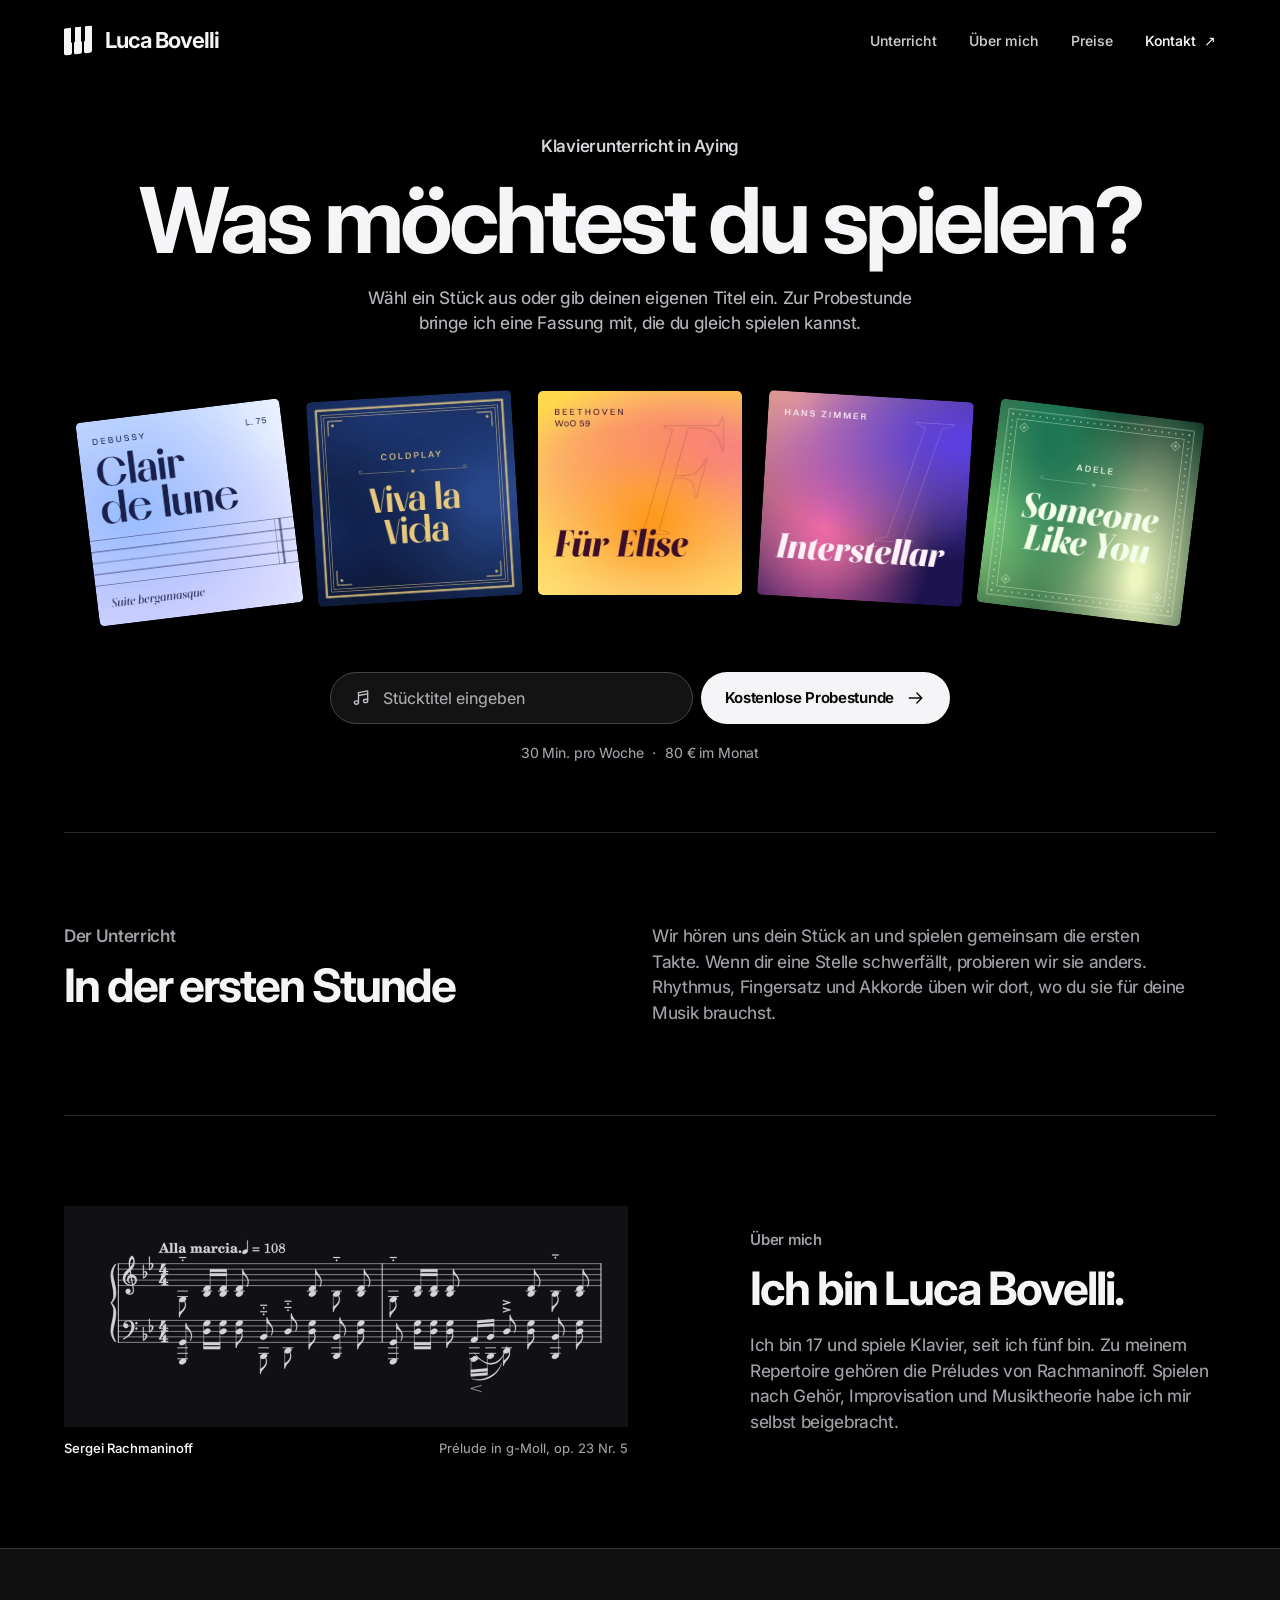
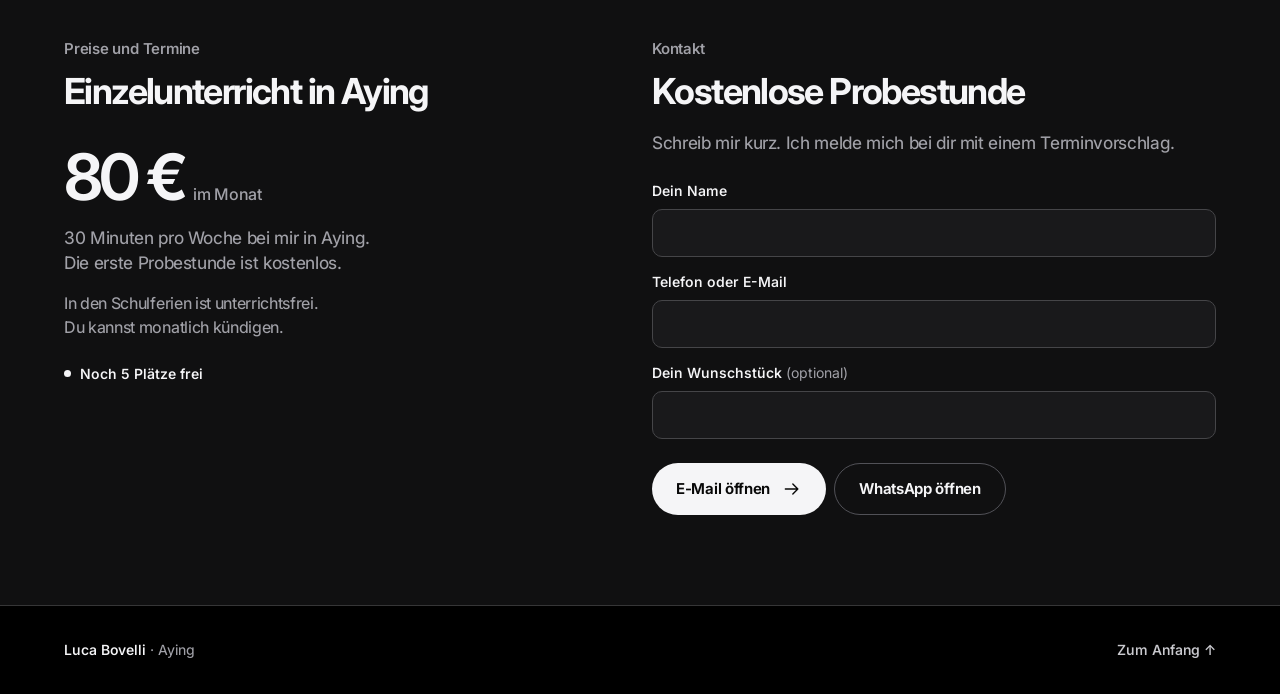
<file: site/stueck-astra/index.html>
<!doctype html>
<html lang="de"><head><meta charset="utf-8"><meta name="viewport" content="width=device-width,initial-scale=1"><meta name="theme-color" content="#000000"><title>Klavierunterricht in Aying · Luca Bovelli</title><meta name="description" content="Einzelunterricht am Klavier bei Luca Bovelli in Aying. Du wählst dein Stück. 30 Minuten pro Woche für 80 € im Monat, die erste Probestunde ist kostenlos."><link rel="stylesheet" href="assets/site.css"><script src="assets/contact.js" defer></script><script src="assets/site.js" defer></script></head>
<body class="stueck" id="anfang"><a class="skip" href="#inhalt">Zum Inhalt</a><header><div class="masthead wrap"><a class="brand" href="#anfang" aria-label="Luca Bovelli, Seitenanfang"><span class="piano-mark" aria-hidden="true"><i></i><i></i><i></i></span>Luca Bovelli</a><nav aria-label="Hauptnavigation"><a href="#unterricht">Unterricht</a><a href="#ueber-mich">Über mich</a><a href="#preise">Preise</a><a class="contact-link" href="#probestunde">Kontakt <span aria-hidden="true">↗</span></a></nav></div></header>
<main id="inhalt"><section class="wish-hero" aria-labelledby="headline">
  <div class="intro"><p class="eyebrow">Klavierunterricht in Aying</p>
    <h1 id="headline">Was möchtest du spielen?</h1>
    <p class="lead">Wähl ein Stück aus oder gib deinen eigenen Titel ein. Zur Probestunde bringe ich eine Fassung mit, die du gleich spielen kannst.</p>
  </div>
  <div class="record-shelf" role="group" aria-label="Beispiele für dein Wunschstück">
    <button class="record record-clair" type="button" data-piece="Clair de lune" aria-label="Clair de lune von Claude Debussy auswählen" aria-pressed="false"><img width="480" height="480" src="assets/clair.webp" alt=""></button>
    <button class="record record-viva" type="button" data-piece="Viva la Vida" aria-label="Viva la Vida von Coldplay auswählen" aria-pressed="false"><img width="480" height="480" src="assets/viva.webp" alt=""></button>
    <button class="record record-elise" type="button" data-piece="Für Elise" aria-label="Für Elise von Ludwig van Beethoven auswählen" aria-pressed="false"><img width="480" height="480" src="assets/elise.webp" alt=""></button>
    <button class="record record-interstellar" type="button" data-piece="Interstellar" aria-label="Interstellar von Hans Zimmer auswählen" aria-pressed="false"><img width="480" height="480" src="assets/interstellar.webp" alt=""></button>
    <button class="record record-someone" type="button" data-piece="Someone Like You" aria-label="Someone Like You von Adele auswählen" aria-pressed="false"><img width="480" height="480" src="assets/someone.webp" alt=""></button>
  </div>
  <form class="wish-form" action="#probestunde"><span class="music-input"><svg class="icon" viewBox="0 0 24 24" aria-hidden="true"><path d="M9 16.8V5.5l11-2v11.1M9 9l11-2"/><ellipse cx="6.5" cy="17.5" rx="2.5" ry="2"/><ellipse cx="17.5" cy="15.5" rx="2.5" ry="2"/></svg><input id="wish" aria-label="Dein Wunschstück" placeholder="Stücktitel eingeben" maxlength="150" autocomplete="off"></span>
    <button type="submit" class="pill primary">Kostenlose Probestunde <svg class="icon" viewBox="0 0 24 24" aria-hidden="true"><path d="M4 12h15m-6-6 6 6-6 6"/></svg></button></form><p class="hero-rate"><a href="#preise">30 Min. pro Woche <span aria-hidden="true">·</span> 80 € im Monat</a></p>
</section><section id="unterricht" class="lesson wrap"><div class="lesson-heading"><p class="section-label">Der Unterricht</p><h2>In der ersten Stunde</h2></div><div class="lesson-text"><p>Wir hören uns dein Stück an und spielen gemeinsam die ersten Takte. Wenn dir eine Stelle schwerfällt, probieren wir sie anders. Rhythmus, Fingersatz und Akkorde üben wir dort, wo du sie für deine Musik brauchst.</p></div></section>
<section class="teacher wrap" id="ueber-mich"><figure class="score"><div class="score-paper"><img src="assets/prelude.svg" alt="Die ersten beiden Takte von Rachmaninoffs Prélude in g-Moll"></div><figcaption><span>Sergei Rachmaninoff</span><span>Prélude in g-Moll, op. 23 Nr. 5</span></figcaption></figure>
<div class="teacher-copy"><p class="section-label">Über mich</p><h2>Ich bin Luca Bovelli.</h2><p>Ich bin 17 und spiele Klavier, seit ich fünf bin. Zu meinem Repertoire gehören die Préludes von Rachmaninoff. Spielen nach Gehör, Improvisation und Musiktheorie habe ich mir selbst beigebracht.</p></div></section>
<section class="booking"><div class="booking-inner wrap"><div class="rates" id="preise"><p class="section-label">Preise und Termine</p><h2>Einzelunterricht in Aying</h2><p class="amount">80 € <span>im Monat</span></p><p>30 Minuten pro Woche bei mir in Aying.<br>Die erste Probestunde ist kostenlos.</p><p class="terms">In den Schulferien ist unterrichtsfrei.<br>Du kannst monatlich kündigen.</p><p class="availability"><i aria-hidden="true"></i>Noch 5 Plätze frei</p></div>
<div class="booking-form" id="probestunde"><p class="section-label">Kontakt</p><h2>Kostenlose Probestunde</h2><p>Schreib mir kurz. Ich melde mich bei dir mit einem Terminvorschlag.</p>
<form id="booking-form"><div class="fields"><label for="name">Dein Name</label><input name="name" id="name" autocomplete="name" required maxlength="120"><label for="contact">Telefon oder E-Mail</label><input name="contact" id="contact" required maxlength="160"><label for="piece">Dein Wunschstück <span>(optional)</span></label><input name="piece" id="piece" maxlength="150"></div><div class="contact-actions"><button class="pill primary" type="submit" name="channel" value="mail">E-Mail öffnen <svg class="icon" viewBox="0 0 24 24" aria-hidden="true"><path d="M4 12h15m-6-6 6 6-6 6"/></svg></button><button class="pill secondary" type="submit" name="channel" value="whatsapp">WhatsApp öffnen</button></div><p class="contact-status" role="status"></p></form>
</div></div></section></main>
<footer class="wrap"><span>Luca Bovelli <span class="footer-place">· Aying</span></span><a href="#anfang">Zum Anfang ↑</a></footer></body></html>
</file>
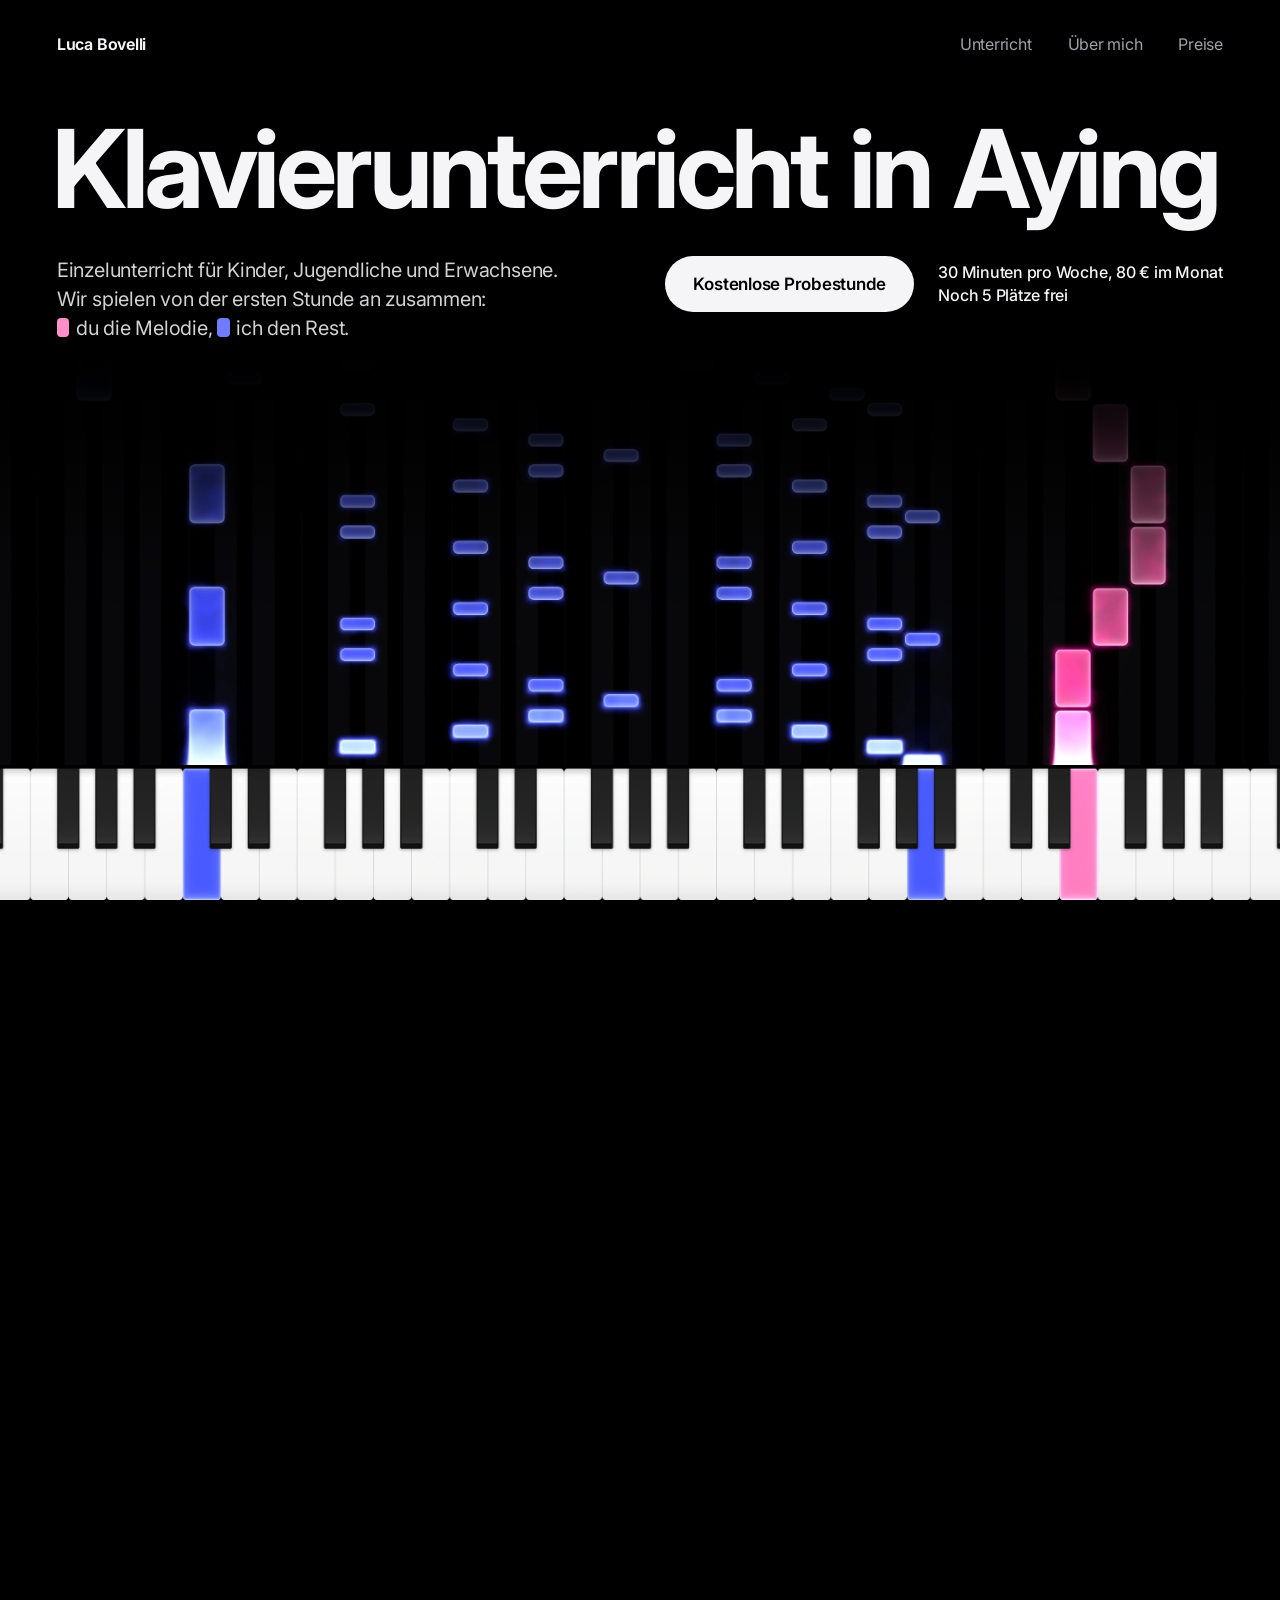
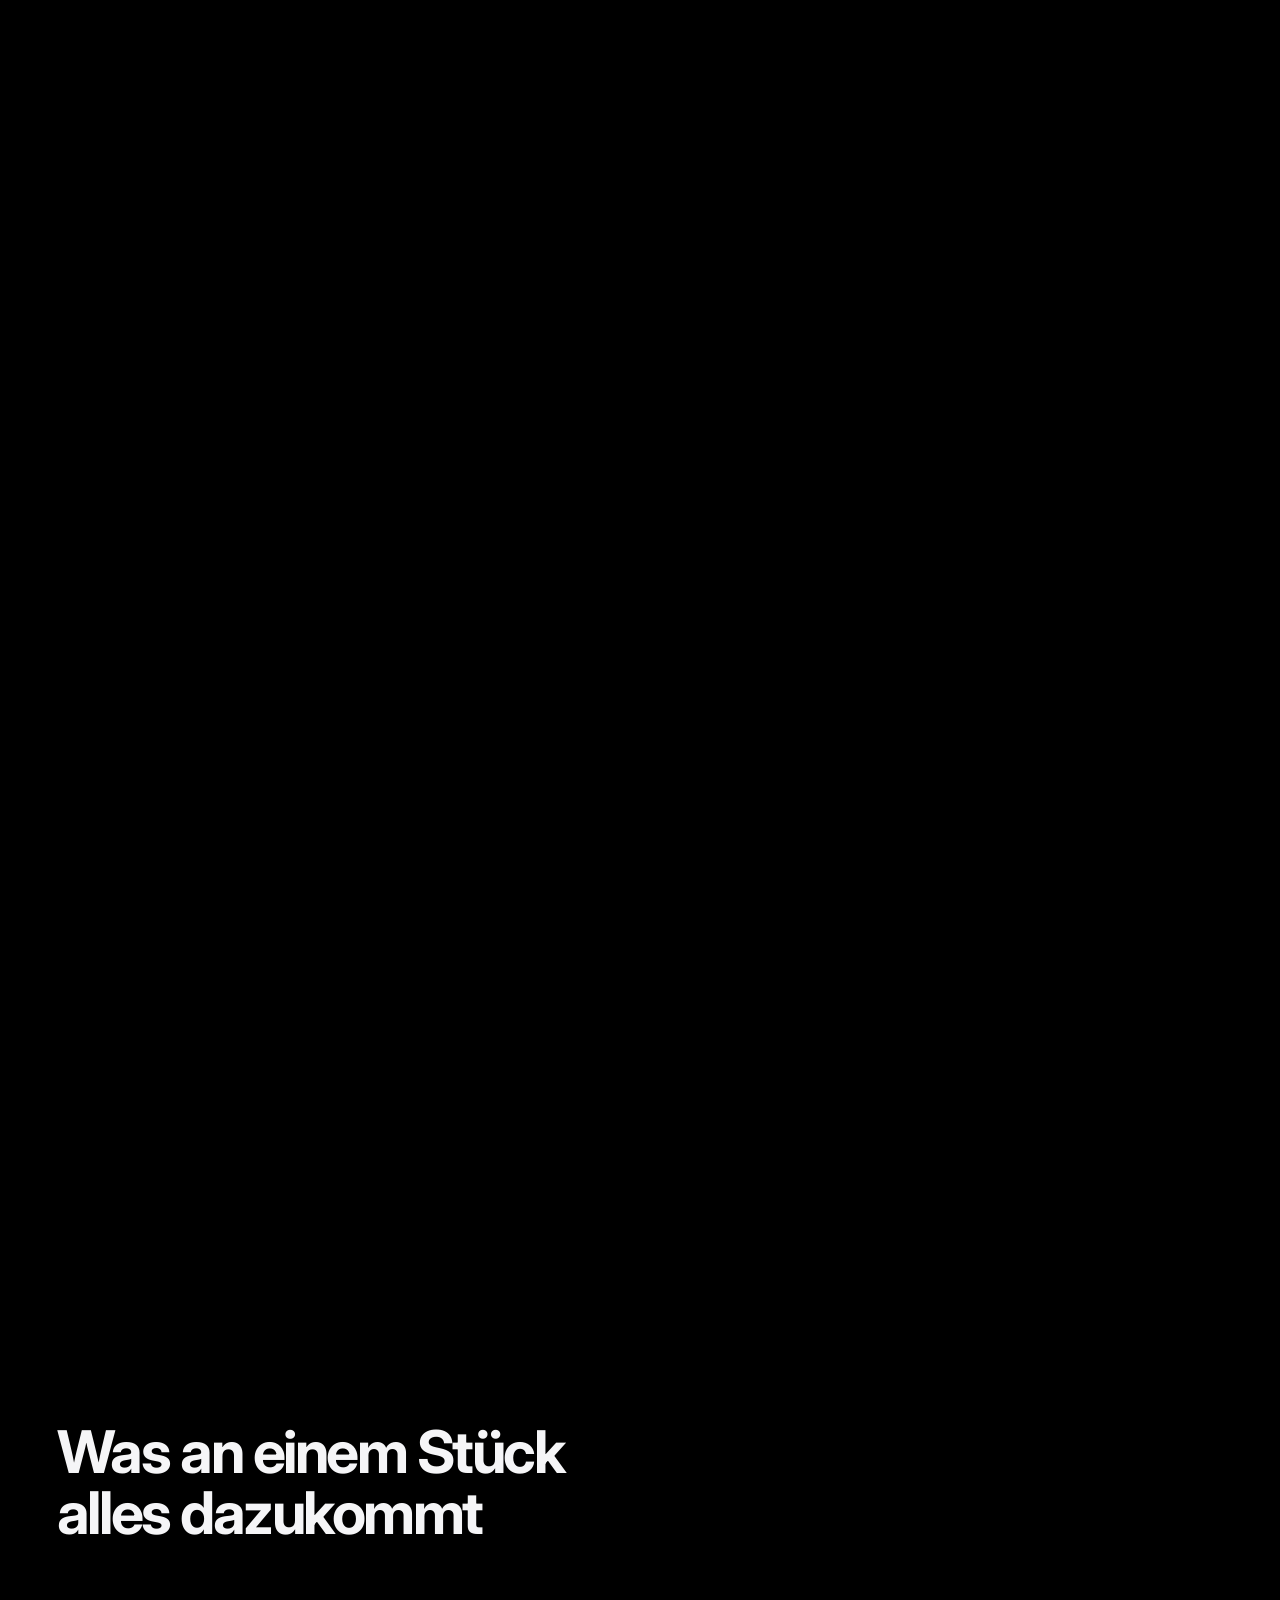
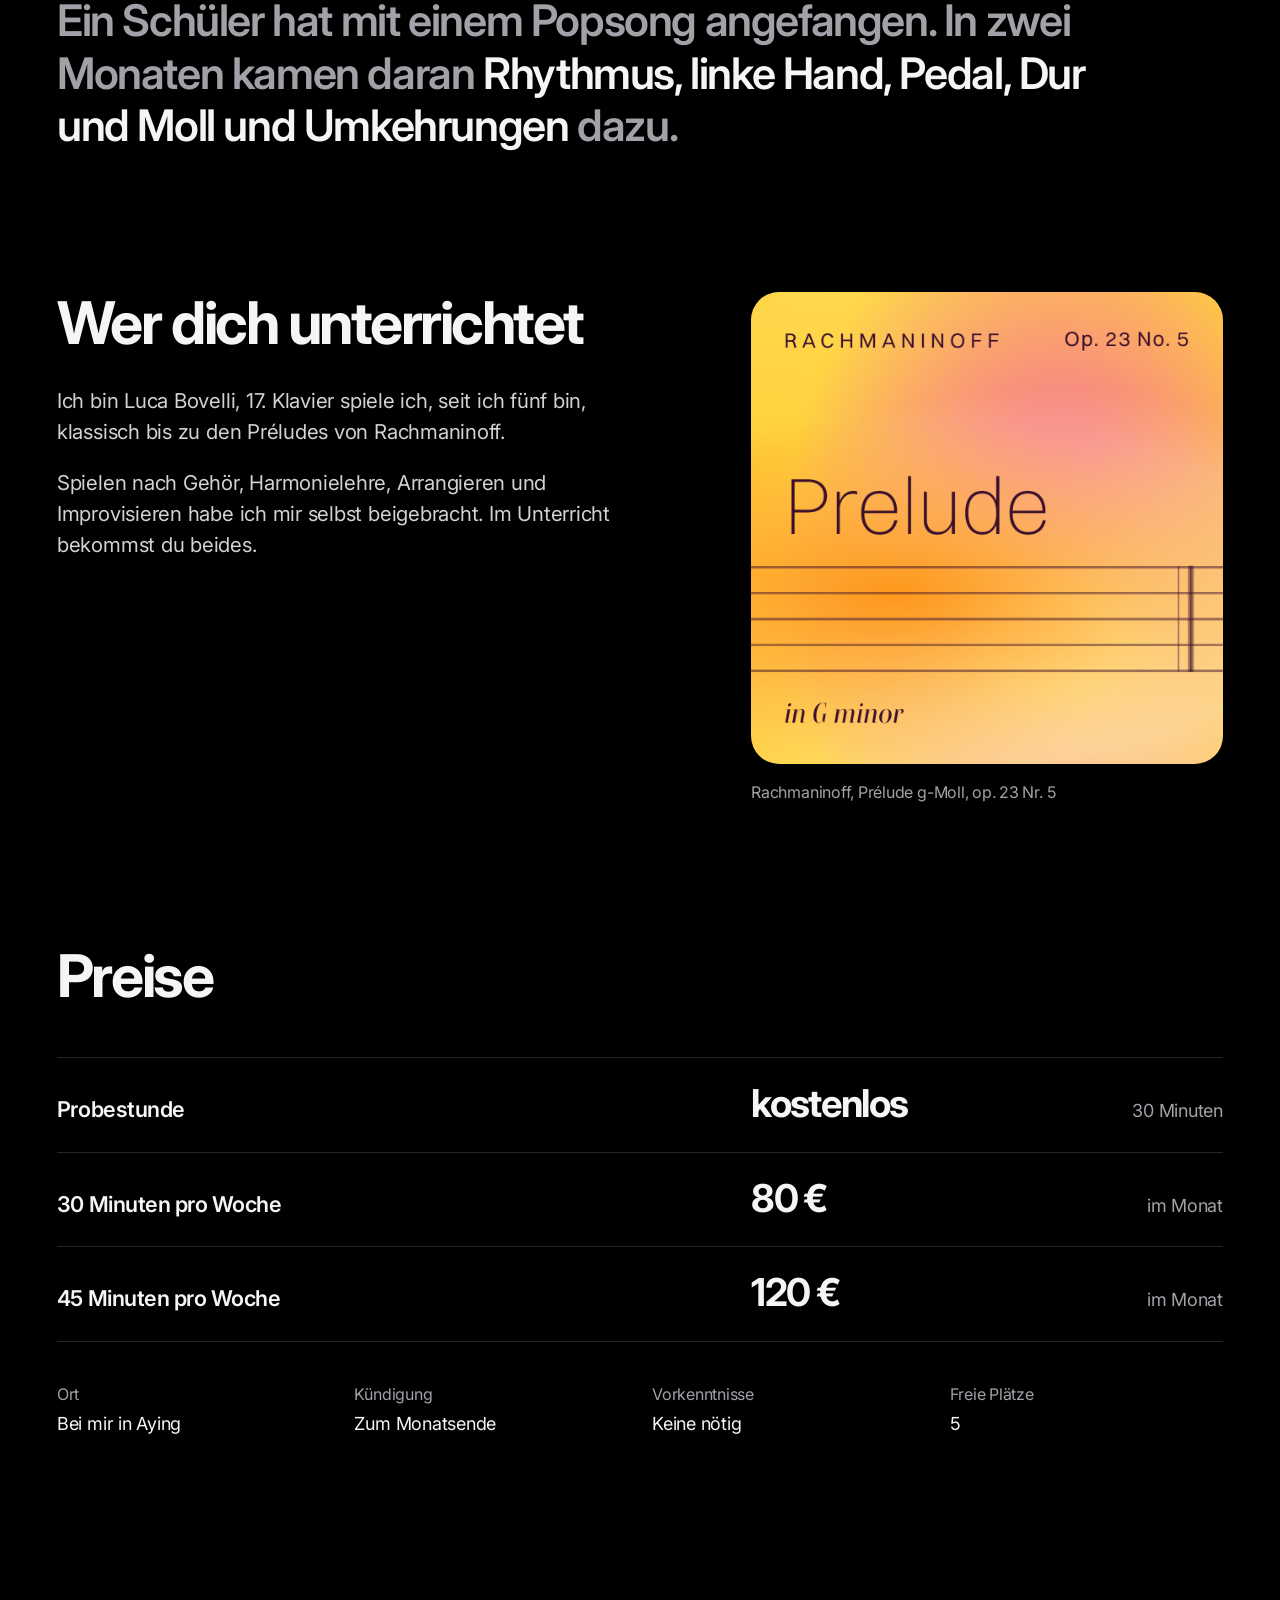
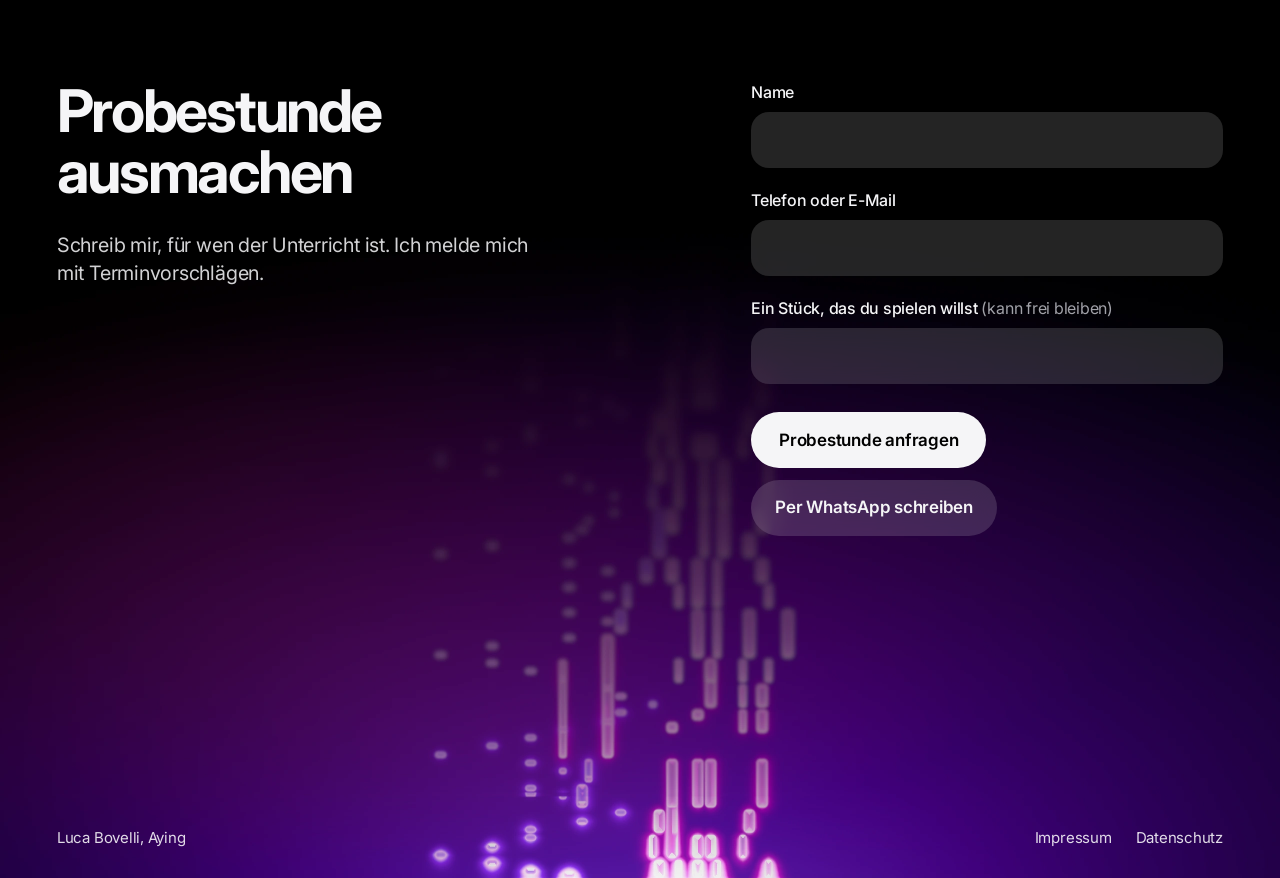
<file: site/teil/index.html>
<!doctype html>
<html lang="de">
<head>
<meta charset="utf-8">
<meta name="viewport" content="width=device-width, initial-scale=1">
<meta name="robots" content="noindex, nofollow">
<title>Klavierunterricht in Aying, Luca Bovelli</title>
<meta name="description" content="Einzelunterricht am Klavier in Aying. 30 Minuten pro Woche, 80 € im Monat. Die Probestunde ist kostenlos.">
<link rel="preconnect" href="https://fonts.googleapis.com">
<link rel="preconnect" href="https://fonts.gstatic.com" crossorigin>
<link rel="stylesheet" href="https://fonts.googleapis.com/css2?family=Inter:opsz,wght@14..32,400..800&display=swap">
<link rel="stylesheet" href="style.css">
</head>
<body>

<div class="play" id="play" data-step="1">
  <div class="stage">
    <nav class="wrap nav" aria-label="Seite">
      <a class="name" href="#play">Luca Bovelli</a>
      <div class="links"><a href="#unterricht">Unterricht</a><a href="#luca">Über mich</a><a href="#preise">Preise</a></div>
    </nav>

    <div class="words wrap">
      <header class="word" data-for="1">
        <h1>Klavierunterricht <span class="nb">in Aying</span></h1>
        <p class="lead">Einzelunterricht für Kinder, Jugendliche und Erwachsene. Wir spielen von der ersten Stunde an zusammen: <span class="nb"><i class="you"></i>du die Melodie,</span> <span class="nb"><i class="me"></i>ich den Rest.</span></p>
        <div class="go">
          <a class="cta" href="#probestunde">Kostenlose Probestunde</a>
          <p>30 Minuten pro Woche, 80 € im Monat<br>Noch 5 Plätze frei</p>
        </div>
      </header>
      <div class="word" data-for="2">
        <h2>Nach ein paar Wochen kommt der Bass dazu</h2>
        <p class="lead">Du spielst die Melodie und den Bass, ich nur noch die Mitte. Das Stück klingt dabei jede Woche vollständig.</p>
      </div>
      <div class="word" data-for="3">
        <h2>Dann spielst du das ganze Stück</h2>
        <p class="lead">Welches das ist, suchst du aus: Pop, Filmmusik oder Klassik. Ich schreibe es so auf, dass es zu deinem Stand passt.</p>
      </div>
    </div>

    <div class="picture" aria-hidden="true">
      <div class="roll">
        <picture data-for="1"><source media="(max-width: 700px)" srcset="assets/roll-p-1.webp"><img src="assets/roll-1.webp" alt=""></picture>
        <picture data-for="2"><source media="(max-width: 700px)" srcset="assets/roll-p-2.webp"><img src="assets/roll-2.webp" alt=""></picture>
        <picture data-for="3"><source media="(max-width: 700px)" srcset="assets/roll-p-3.webp"><img src="assets/roll-3.webp" alt=""></picture>
      </div>
      <div class="keys">
        <picture data-for="1"><source media="(max-width: 700px)" srcset="assets/keys-p-1.webp"><img src="assets/keys-1.webp" alt=""></picture>
        <picture data-for="2"><source media="(max-width: 700px)" srcset="assets/keys-p-2.webp"><img src="assets/keys-2.webp" alt=""></picture>
        <picture data-for="3"><source media="(max-width: 700px)" srcset="assets/keys-p-3.webp"><img src="assets/keys-3.webp" alt=""></picture>
      </div>
    </div>
  </div>
</div>

<main>
  <section class="wrap part" id="unterricht">
    <h2>Was an einem Stück alles dazukommt</h2>
    <p class="big">Ein Schüler hat mit einem Popsong angefangen. In zwei Monaten kamen daran <b>Rhythmus, linke Hand, Pedal, Dur und Moll und Umkehrungen</b> dazu.</p>
  </section>

  <section class="wrap part two" id="luca">
    <div>
      <h2>Wer dich unterrichtet</h2>
      <div class="text">
        <p>Ich bin Luca Bovelli, 17. Klavier spiele ich, seit ich fünf bin, klassisch bis zu den Préludes von Rachmaninoff.</p>
        <p>Spielen nach Gehör, Harmonielehre, Arrangieren und Improvisieren habe ich mir selbst beigebracht. Im Unterricht bekommst du beides.</p>
      </div>
    </div>
    <figure>
      <img src="assets/cover.png" width="560" height="560" loading="lazy" alt="Rachmaninoff, Prélude g-Moll">
      <figcaption>Rachmaninoff, Prélude g-Moll, op. 23 Nr. 5</figcaption>
    </figure>
  </section>

  <section class="wrap part" id="preise">
    <h2>Preise</h2>
    <dl class="prices">
      <div><dt>Probestunde</dt><dd><b>kostenlos</b><span>30 Minuten</span></dd></div>
      <div><dt>30 Minuten pro Woche</dt><dd><b>80 €</b><span>im Monat</span></dd></div>
      <div><dt>45 Minuten pro Woche</dt><dd><b>120 €</b><span>im Monat</span></dd></div>
    </dl>
    <ul class="facts">
      <li><b>Ort</b>Bei mir in Aying</li>
      <li><b>Kündigung</b>Zum Monatsende</li>
      <li><b>Vorkenntnisse</b>Keine nötig</li>
      <li><b>Freie Plätze</b>5</li>
    </ul>
  </section>

  <section class="end" id="probestunde">
    <div class="wrap two">
      <div>
        <h2>Probestunde ausmachen</h2>
        <p class="lead">Schreib mir, für wen der Unterricht ist. Ich melde mich mit Terminvorschlägen.</p>
      </div>
      <form onsubmit="return false">
        <label><span>Name</span><input name="name" autocomplete="name"></label>
        <label><span>Telefon oder E-Mail</span><input name="kontakt"></label>
        <label><span>Ein Stück, das du spielen willst <em>(kann frei bleiben)</em></span><input name="stueck"></label>
        <div class="go"><button class="cta" type="submit">Probestunde anfragen</button><a class="second" href="#probestunde">Per WhatsApp schreiben</a></div>
      </form>
    </div>
    <footer class="wrap foot"><span>Luca Bovelli, Aying</span><span><a href="#">Impressum</a><a href="#">Datenschutz</a></span></footer>
  </section>
</main>

<script>
  (function () {
    var play = document.getElementById('play');
    document.documentElement.classList.add('js');
    function step() {
      var r = play.getBoundingClientRect(), run = r.height - innerHeight, k = run > 0 ? -r.top / run : 0;
      var s = k < 0.28 ? 1 : k < 0.68 ? 2 : 3;
      if (play.dataset.step !== String(s)) play.dataset.step = s;
    }
    addEventListener('scroll', step, { passive: true }); addEventListener('resize', step); step();
  })();
</script>
</body>
</html>
</file>
<file: review/review.css>
:root { --t1: #f5f5f7; --t2: #a1a1a8; --fill: rgb(255 255 255 / 0.15); --focus: #0a84ff; --edge: clamp(16px, 3.4vw, 48px); --ease: cubic-bezier(0.32, 0.72, 0, 1); }
* { box-sizing: border-box; margin: 0; }
html { color-scheme: dark; }
body { background: #000; color: var(--t1); font: 400 17px/1.5 Inter, system-ui, sans-serif; letter-spacing: -0.012em; -webkit-font-smoothing: antialiased; }
main { width: min(100% - 2 * var(--edge), 1480px); margin-inline: auto; }
a { color: inherit; text-decoration: none; }
button, textarea { font: inherit; letter-spacing: inherit; color: inherit; }
img { display: block; width: 100%; height: auto; }
h1, h2, h3 { font-weight: 700; letter-spacing: -0.035em; line-height: 1.1; text-wrap: balance; }
:focus-visible { outline: 2px solid var(--focus); outline-offset: 4px; }
.fade { animation: fade 180ms ease-out; }
@keyframes fade { from { opacity: 0; } }

/* ---- all designs */
.home { padding-block: clamp(28px, 3.4vw, 48px) 120px; }
.home > h1 { font-size: 32px; }
.grid { display: grid; grid-template-columns: repeat(auto-fill, minmax(min(100%, 290px), 1fr)); gap: 20px; margin-top: 24px; align-items: start; }
.card { position: relative; border-radius: 20px; background: #161617; overflow: hidden; }
.card::after { content: ''; position: absolute; inset: 0; border-radius: inherit; box-shadow: inset 0 0 0 1px rgb(255 255 255 / 0.13); pointer-events: none; }
.card .pic { display: block; aspect-ratio: 16 / 10; overflow: hidden; background: #0c0c0e; }
.card .pic img { height: 100%; object-fit: cover; object-position: top; transition: transform 280ms var(--ease); }
.card .pic:hover img { transform: scale(1.02); }
.card .pic:focus-visible { outline-offset: -3px; }
.card .body { padding: 14px 16px 16px; }
.card .rate { margin: 0; gap: 0; }
.card .stars { display: flex; justify-content: space-between; align-items: center; }
.card .stars legend { float: left; font-size: 15px; font-weight: 500; line-height: 40px; }
.card .stars div { margin: 0 -5px 0 auto; }
.card .stars label { width: 36px; height: 40px; }
.card .stars svg { width: 26px; height: 26px; }
.card .say { margin-top: 8px; min-height: 44px; padding: 10px 14px; border-radius: 14px; font-size: 15px; line-height: 24px; }
.card .main { height: 44px; margin-top: 8px; border-radius: 22px; font-size: 15px; }
.card .main:disabled { background: rgb(255 255 255 / 0.08); color: var(--t2); opacity: 1; }
.tray { position: fixed; left: 50%; bottom: calc(20px + env(safe-area-inset-bottom, 0px)); translate: -50% 0; display: flex; align-items: center; gap: 20px; height: 64px; padding: 0 8px 0 26px; border-radius: 32px; background: #2a2a2c; box-shadow: 0 10px 36px rgb(0 0 0 / 0.5); white-space: nowrap; font-weight: 500; }
.tray .main { height: 48px; padding: 0 22px; width: auto; }
.tray[hidden] { display: none; }

/* ---- one design */
.bar { position: sticky; top: 0; z-index: 4; display: grid; grid-template-columns: 1fr auto 1fr; align-items: center; min-height: 76px; background: #000; box-shadow: 0 0 0 4px #000; }
.bar a, .bar .off { height: 44px; display: inline-flex; align-items: center; gap: 8px; font-weight: 600; border-radius: 22px; }
.bar svg { width: 22px; height: 22px; fill: none; stroke: currentColor; stroke-width: 2.2; stroke-linecap: round; stroke-linejoin: round; }
.bar nav { display: flex; gap: 8px; justify-self: end; }
.bar > a { justify-self: start; }
.mid { display: flex; gap: 8px; }
.bar nav a, .bar nav .off { width: 44px; justify-content: center; background: var(--fill); }
.bar .off { opacity: 0.3; }
.one { display: grid; grid-template-columns: minmax(0, 1fr) 340px; gap: clamp(28px, 3.4vw, 56px); align-items: start; padding-bottom: 80px; }
.pics { display: grid; gap: 16px; }
.pics img { border-radius: 16px; background: #0c0c0e; box-shadow: 0 0 0 1px rgb(255 255 255 / 0.1); }
.pics.phone { grid-template-columns: repeat(auto-fit, minmax(240px, 340px)); justify-content: center; align-items: start; }
.panel { position: sticky; top: 76px; display: grid; }
.panel h1 { font-size: 32px; }
.panel .by { color: var(--t2); margin-top: 8px; }
.panel .idea { margin-top: 16px; text-wrap: pretty; }
.seg { display: grid; grid-auto-flow: column; grid-auto-columns: 104px; height: 44px; padding: 4px; border-radius: 22px; background: var(--fill); }
.seg button { border: 0; border-radius: 18px; background: none; color: var(--t2); font-weight: 600; font-size: 15px; cursor: pointer; }
.seg button[aria-pressed='true'] { background: rgb(255 255 255 / 0.2); color: var(--t1); }
.bar .open { padding: 0 20px; background: var(--fill); font-size: 15px; }
.bar .open:hover { background: rgb(255 255 255 / 0.22); }
.rate { margin-top: 36px; display: grid; gap: 20px; }
.stars { border: 0; padding: 0; min-width: 0; }
.stars legend { font-weight: 600; padding: 0; }
.stars div { display: flex; margin: 2px 0 0 -11px; }
.stars label { width: 48px; height: 44px; display: grid; place-items: center; cursor: pointer; position: relative; }
.stars input { position: absolute; inset: 0; opacity: 0; margin: 0; cursor: pointer; }
.stars svg { width: 34px; height: 34px; fill: rgb(255 255 255 / 0.2); transition: fill 120ms, transform 120ms var(--ease); pointer-events: none; }
.stars label.on svg { fill: #fff; }
.stars div:hover label svg { fill: rgb(255 255 255 / 0.2); }
.stars div:hover label.hover svg { fill: #fff; }
.stars label:active svg { transform: scale(0.88); }
.stars label:has(:focus-visible) { outline: 2px solid var(--focus); outline-offset: -2px; border-radius: 12px; }
.say { margin-top: 24px; width: 100%; min-height: 96px; padding: 14px 18px; border: 0; border-radius: 20px; background: rgb(255 255 255 / 0.1); resize: none; overflow: hidden; display: block; }
.say::placeholder { color: var(--t2); opacity: 1; }
.main { height: 56px; width: 100%; margin-top: 16px; border: 0; border-radius: 28px; background: var(--t1); color: #000; font-weight: 600; cursor: pointer; display: inline-flex; align-items: center; justify-content: center; }
.main:disabled { background: rgb(255 255 255 / 0.1); color: var(--t2); cursor: default; }
.tray .main { margin: 0; }

@media (max-width: 1000px) {
  .bar { position: static; }
  .pics img { max-height: 130svh; object-fit: cover; object-position: top; }
  .one { grid-template-columns: 1fr; }
  .panel { position: static; max-width: 480px; width: 100%; margin-inline: auto; }
}
@media (max-width: 640px) {
  .card .stars label { width: 44px; height: 44px; }
  .card .stars svg { width: 32px; height: 32px; }
  .card .stars legend { line-height: 44px; font-size: 16px; }
  .card .say, .card .main { font-size: 16px; }
  .bar { grid-template-columns: 1fr auto; row-gap: 4px; padding-block: 10px; }
  .mid { grid-row: 2; grid-column: 1 / -1; padding-bottom: 4px; }
  .seg { grid-auto-columns: 1fr; flex: 1; }
  .pics.phone { grid-template-columns: 1fr; }
  .pics img { border-radius: 12px; }
}
@media (prefers-reduced-motion: reduce) { .fade { animation: none; } .card .pic img { transition: none; } }
</file>
<file: site/leicht-astra/assets/site.css>
@font-face{font-family:Inter;src:url("inter.woff2") format("woff2");font-weight:400 800;font-style:normal;font-display:swap}
:root{
  color-scheme:dark; --bg:#000; --ink:#f5f5f7; --muted:#a1a1a8; --line:rgb(255 255 255 / 16%);
  --ease:cubic-bezier(.32,.72,0,1); --edge:clamp(24px,5vw,96px); --max:1440px;
}
*,*::before,*::after{box-sizing:border-box}
html{scroll-behavior:smooth;scroll-padding-top:24px}
body{margin:0;background:var(--bg);color:var(--ink);font:450 16px/1.5 Inter,"Segoe UI",sans-serif;-webkit-font-smoothing:antialiased}
a,button,input{color:inherit;font:inherit}
a{text-decoration:none} button{cursor:pointer} h1,h2,p,figure{margin:0}
h1,h2{font-weight:700;letter-spacing:-.045em;text-wrap:balance}
h1{font-size:clamp(64px,7.1vw,116px);line-height:.98} h2{font-size:clamp(32px,3.6vw,56px);line-height:1.05}
a:focus-visible,button:focus-visible,input:focus-visible{outline:2px solid white;outline-offset:4px}
input:focus-visible{outline-offset:2px}
.wrap{width:min(calc(100% - 2 * var(--edge)),var(--max));margin-inline:auto}
.sr-only{position:absolute;width:1px;height:1px;padding:0;margin:-1px;overflow:hidden;clip-path:inset(50%);white-space:nowrap}
.skip:focus{position:fixed;z-index:10;top:8px;left:8px;background:white;color:black;padding:8px}
.masthead{display:flex;align-items:center;justify-content:space-between;height:80px}
.brand{display:inline-flex;align-items:center;gap:12px;min-height:44px;font-weight:680;letter-spacing:-.045em;font-size:22px}
.piano-mark{width:29px;height:27px;display:flex;position:relative;gap:2px;transform:skewY(-6deg)}
.piano-mark i{background:var(--ink);width:8px;height:100%;border-radius:1px 1px 2px 2px}
.piano-mark::before,.piano-mark::after{content:"";position:absolute;top:-1px;background:black;width:4px;height:16px;left:7px;border-radius:0 0 1px 1px}
.piano-mark::after{left:17px}
nav{display:flex;align-items:center;gap:32px} nav a,footer a{display:inline-flex;align-items:center;min-height:44px;font-size:14px;font-weight:550;color:#c9c9ce}
nav a:hover,footer a:hover{color:white;text-decoration:underline;text-underline-offset:5px}
.contact-link{gap:8px;color:var(--ink)}
.eyebrow,.section-label{font-weight:580;font-size:15px;letter-spacing:-.015em}
.eyebrow{margin-bottom:16px;color:#d6d6db}
.lead,.lesson p,.teacher-copy>p:last-child,.booking-inner>div>p:not(.section-label,.amount,.availability){font-size:clamp(17px,1.35vw,21px);line-height:1.48;letter-spacing:-.02em;color:var(--muted);text-wrap:pretty}
.pill{min-height:52px;display:inline-flex;align-items:center;justify-content:center;gap:12px;border:0;border-radius:99px;padding:12px 24px;font-size:15px;font-weight:650;letter-spacing:-.02em;transition:background .18s var(--ease),transform .18s var(--ease);white-space:nowrap}
.primary{color:#080808;background:var(--ink)} .primary:hover{background:#dadade}
.secondary{background:transparent;border:1px solid #515157;color:var(--ink)} .secondary:hover{background:#262628}
.pill:active{transform:scale(.98)} .icon{width:20px;height:20px;flex:none;fill:none;stroke:currentColor;stroke-width:1.65;stroke-linecap:round;stroke-linejoin:round}
.hero-rate{margin-top:12px;color:var(--muted);font-size:14px;letter-spacing:-.01em}
.hero-rate a{display:inline-block;padding:6px} .hero-rate a:hover{text-decoration:underline;text-underline-offset:4px}
.hero-rate span{margin-inline:5px}
.wish-hero{text-align:center;padding:clamp(40px,6vh,80px) var(--edge) clamp(48px,7vh,96px);overflow:clip}
.intro{max-width:1480px;margin:auto}
.wish-hero .lead{max-width:54ch;margin:20px auto 0}
.record-shelf{display:flex;align-items:center;justify-content:center;gap:clamp(12px,1.6vw,28px);margin:clamp(40px,6vh,72px) auto clamp(40px,6vh,72px);max-width:1216px;padding:12px 4px}
.record{position:relative;display:block;width:clamp(0px,16vw,212px);padding:0;aspect-ratio:1;flex:none;border:0;background:transparent;border-radius:5px;transform:translateY(var(--y)) rotate(var(--angle));transition:transform .28s var(--ease),filter .28s var(--ease)}
.record img{display:block;width:100%;height:100%;border-radius:inherit}
.record-clair{--angle:-7deg;--y:8px}.record-viva{--angle:-3.5deg;--y:-6px}.record-elise{--angle:0deg;--y:-11px}.record-interstellar{--angle:3.5deg;--y:-6px}.record-someone{--angle:7deg;--y:8px}
@media(hover:hover){.record:hover{transform:translateY(calc(var(--y) - 8px)) rotate(0deg)}}
.record[aria-pressed=true]{outline:2px solid white;outline-offset:5px;transform:translateY(calc(var(--y) - 6px)) rotate(0deg)}
.wish-form{display:flex;align-items:stretch;justify-content:center;gap:8px;max-width:620px;margin:auto}
.music-input{display:flex;align-items:center;gap:12px;flex:1;min-width:0;border:1px solid #454548;background:#131314;border-radius:99px;padding:0 20px}
.music-input:focus-within{outline:2px solid white;outline-offset:2px}
input{min-width:0;background:transparent}
.music-input .icon{color:#bebec4}
.music-input input{width:100%;padding:12px 0;border:0;outline:none;background:none;font-size:16px}
.music-input input:focus-visible{outline:none}input::placeholder{color:#ababaf;opacity:1}
.split-hero{position:relative;isolation:isolate;height:clamp(660px,calc(100svh - 80px),1020px);display:flex;flex-direction:column}
.split-image{position:absolute;z-index:-1;inset:0;display:grid;grid-template-columns:1fr 1fr;overflow:hidden}
.split-image img{width:100%;height:100%;min-width:0;min-height:0;object-fit:fill}
.split-copy{padding-top:clamp(48px,6vh,88px)}
.split-copy h1{font-size:clamp(76px,7.65vw,130px)}
.split-copy .lead{max-width:47ch;color:#e1e1e6;margin:20px 0 24px}
.split-copy .hero-rate{color:#e1e1e6;margin-top:6px}
.split-copy .hero-rate a{padding-inline:0}
.tracks{margin-top:auto;display:grid;grid-template-columns:1fr 1fr}
.track{min-width:0;padding:0 0 24px max(var(--edge),calc((100vw - var(--max)) / 2))}
.track:nth-child(2){padding-left:24px}
.track-toggle{display:inline-flex;gap:13px;align-items:center;border:1px solid rgb(255 255 255 / .24);border-radius:99px;color:white;background:rgb(10 10 14 / .72);padding:9px 20px 9px 12px;backdrop-filter:blur(12px)}
.track-toggle:hover{background:rgb(10 10 14 / .9)}
.track-label{display:grid;gap:1px;text-align:left}
.track strong{font-size:16px;line-height:1.2;letter-spacing:-.02em}
.track small{font-size:12px;color:#dbdbe0}
.play-icon{width:30px;height:30px;display:grid;place-items:center}
.play-icon::before{content:"";border-top:6px solid transparent;border-bottom:6px solid transparent;border-left:10px solid white;margin-left:3px}
[aria-pressed=true]>.play-icon::before{height:11px;width:11px;border:0;border-radius:2px;background:white;margin:0}
.lesson,.teacher,.booking-inner{display:grid;grid-template-columns:repeat(12,minmax(0,1fr));gap:24px}
.lesson{border-top:1px solid var(--line);padding-block:clamp(56px,7vw,112px)}
.lesson .section-label{grid-column:1/4;padding-top:8px}
.lesson-text{grid-column:5/12;max-width:710px}
.lesson-text p{margin-top:20px;max-width:58ch}
.teacher{border-top:1px solid var(--line);align-items:center;padding-block:clamp(56px,7vw,112px)}
.score{grid-column:1/7}
.score-paper{display:flex;align-items:center;justify-content:center;padding:32px 20px;background:#111113;aspect-ratio:2.55}
.score img{display:block;width:100%;height:auto}
figcaption{display:flex;justify-content:space-between;align-items:baseline;gap:8px;margin-top:12px;color:var(--muted);font-size:13px}
figcaption span:first-child{color:var(--ink);font-weight:550}
.teacher-copy{grid-column:8/13}
.section-label{color:var(--muted)}
.teacher-copy h2,.booking h2{margin:12px 0 20px}
.teacher-copy p:last-child{max-width:48ch}
.booking{background:#101011;border-block:1px solid var(--line);padding-block:clamp(56px,7vw,104px)}
.rates{grid-column:1/6} .booking-form{grid-column:7/13}
.booking h2{font-size:clamp(32px,2.8vw,46px);text-wrap:wrap}
.amount{font-weight:650;font-size:clamp(52px,5vw,78px);letter-spacing:-.065em;line-height:1.1;margin:32px 0 12px}
.amount span{font-weight:500;font-size:16px;letter-spacing:-.02em;color:var(--muted)}
.rates .terms{margin-top:16px}
.availability{display:inline-flex;align-items:center;gap:9px;margin-top:24px;font-weight:570;font-size:14px}
.availability i{width:7px;height:7px;background:var(--ink);border-radius:50%}
.fields{display:grid;gap:8px;margin-top:24px}
.fields label{font-size:14px;font-weight:560}
.fields label:not(:first-child){margin-top:6px}
.fields label span{font-weight:400;color:var(--muted)}
.fields input{height:48px;border:1px solid #454548;background:#19191b;border-radius:10px;padding:8px 14px;width:100%}
.fields input:hover{border-color:#74747a}
.contact-actions{display:flex;gap:8px;flex-wrap:wrap;margin-top:24px}
.contact-status:not(:empty){margin-top:16px;color:var(--muted)}
footer{display:flex;align-items:center;justify-content:space-between;min-height:88px;font-size:14px;font-weight:550}
.footer-place{color:var(--muted);font-weight:450}
@media(max-width:900px){
  :root{--edge:32px}.masthead{height:72px}
  .wish-hero{padding-block:64px}.wish-hero h1{font-size:clamp(56px,8.1vw,74px)}
  .record-shelf{margin-block:54px;gap:12px}
  .record{width:17vw}
  .split-hero{height:clamp(720px,84svh,900px)}
  .split-copy h1{font-size:84px}
  .lesson-text{grid-column:5/13}.teacher-copy{grid-column:7/13}
  .teacher,.lesson,.booking-inner{gap:20px}
  figcaption{flex-direction:column;gap:0}
  .booking h2{font-size:32px}
}
@media(max-width:650px){
  :root{--edge:16px}.masthead{height:60px}.brand{font-size:19px;gap:9px}.piano-mark{transform:scale(.83) skewY(-6deg);transform-origin:left center;margin-right:-3px}
  nav{gap:0}nav a:not(.contact-link){display:none}.contact-link{font-size:14px}
  h1,.wish-hero h1{font-size:clamp(43px,12vw,66px);line-height:1.01}
  .wish-hero{padding:36px var(--edge) 40px}
  .eyebrow{margin-bottom:12px;font-size:14px}
  .lead{font-size:16px;line-height:1.45}
  .wish-hero .lead{max-width:35ch;margin:16px auto 0}
  .record-shelf{gap:9px;margin:30px auto;padding:6px 0;max-width:450px}
  .record{width:29%;max-width:145px}
  .record-clair,.record-someone{display:none}
  .record-viva{--angle:-7deg;--y:4px}.record-elise{--y:-3px}.record-interstellar{--angle:7deg;--y:4px}
  .wish-form{flex-direction:column;gap:8px;max-width:400px}
  .music-input{min-height:48px}.wish-form .pill{min-height:48px}
  .hero-rate{margin-top:6px;font-size:13px}
  .split-hero{height:clamp(570px,calc(100svh - 60px),780px)}
  .split-copy{padding-top:32px}
  .split-copy h1{font-size:clamp(46px,13vw,76px)}
  .split-copy .lead{max-width:36ch;margin:16px 0 20px}
  .split-copy .pill{min-height:48px}
  .track,.track:nth-child(2){padding:0 6px 12px 12px}
  .track-toggle{gap:4px;padding:8px 12px 8px 8px;min-height:44px}
  .play-icon{width:20px;height:20px}
  .track strong{font-size:14px}.track small{font-size:10px}
  .lesson,.teacher,.booking-inner{grid-template-columns:minmax(0,1fr);gap:20px}
  .lesson .section-label,.lesson-text,.score,.teacher-copy,.rates,.booking-form{grid-column:1/-1}
  .lesson,.teacher{padding-block:48px}
  .section-label{font-size:14px}.lesson .section-label{padding:0}
  .lesson-text p{margin-top:16px}
  .teacher-copy{grid-row:1}
  .teacher-copy h2,.booking h2{margin:8px 0 16px}
  .score{margin-top:8px}.score-paper{padding:16px}
  figcaption{flex-direction:row;flex-wrap:wrap;column-gap:6px;font-size:12px}
  .booking{padding-block:48px}
  .booking-inner{gap:40px}.booking-form{border-top:1px solid var(--line);padding-top:40px}
  .amount{margin:20px 0 8px}
  .contact-actions .pill{padding-inline:20px}
  footer{min-height:72px}
}
@media(prefers-reduced-motion:reduce){html{scroll-behavior:auto}*,*::before,*::after{transition-duration:0s!important}}

.skip:not(:focus){position:absolute;top:0;left:8px;transform:translateY(-150%)}
.wish-hero .lead{max-width:54ch}
.lesson-heading{grid-column:1/6}
.lesson-heading h2{margin-top:12px}
.lesson-heading .section-label{padding:0}
.lesson .lesson-text{grid-column:7/13;align-self:center}
.lesson-text p{margin:0}
.split-image picture{display:block;height:100%;min-width:0;overflow:hidden}
.split-copy h1{font-size:clamp(68px,6.75vw,116px)}
.split-copy h1 span{white-space:nowrap}
.split-copy .lead{max-width:48ch}
@media(min-width:651px){.eyebrow{font-size:17px}.split-copy{padding-top:clamp(48px,8vh,100px)}}
@media(max-width:900px) and (min-width:651px){.split-copy h1{font-size:clamp(64px,8vw,84px)}}
@media(max-width:650px){
  .lesson .lesson-heading,.lesson .lesson-text{grid-column:1/-1}
  .wish-hero .lead{max-width:34ch}
  .split-copy h1{font-size:clamp(42px,12.3vw,68px)}
  .split-copy h1 span{display:block}
  .split-copy .lead{max-width:35ch}
  .track small{font-size:11px}
}


.record[aria-pressed=true]::after{content:"✓";position:absolute;right:6px;top:6px;display:grid;place-items:center;width:26px;height:26px;border-radius:50%;background:#f5f5f7;color:#181818;font:700 16px/1 Inter,sans-serif}
.wish-hero .lead{color:#b6b6bc}
.track-toggle{min-height:46px;gap:6px;padding:8px 16px 8px 9px}
.track strong{font-weight:580;white-space:nowrap}
.track small{display:none}
.rates .terms{font-size:16px!important}
@media(max-width:650px){
  .split-copy .lead{max-width:33ch}
  .track-toggle{min-height:44px;padding:8px 12px 8px 7px;gap:4px}
  .track strong{font-size:13px}
  .track .play-icon{width:19px}
  .record[aria-pressed=true]::after{width:20px;height:20px;font-size:13px}
}
@media(max-width:650px) and (max-height:700px){
  .split-copy{padding-top:20px}
  .split-copy .lead{margin:12px 0 16px}
  .split-copy .hero-rate{margin-top:3px}
}

.split-hero{--credit-height:48px}
.split-image{bottom:var(--credit-height)}
.credit{height:var(--credit-height);flex:none;background:#09090b;border-bottom:1px solid var(--line);display:flex;align-items:center}
.credit p{display:flex;align-items:center;justify-content:space-between;gap:12px;font-size:14px;line-height:1.25;letter-spacing:-.01em}
.credit p span:last-child{color:var(--muted)}
.leicht .lesson{border-top:0}
@media(min-width:651px) and (max-width:780px){
  .split-copy{padding-top:36px}
  .split-hero{min-height:840px}
}
@media(max-width:650px){
  .split-hero{--credit-height:52px;min-height:620px}
  .credit p{display:block;font-size:12px}
  .credit p span:last-child{display:block;margin-top:2px}
}
</file>
<file: site/leicht/style.css>
/* Fallboard's tokens: black, two greys, white at 15 %, pills; colour only from the music */
:root {
  --t1: #f5f5f7; --t2: #a1a1a8; --fill: rgb(255 255 255 / 0.15); --line: rgb(255 255 255 / 0.15); --focus: #0a84ff;
  --you: #ff8fc7; --me: #6f7cff;
  --edge: clamp(20px, 4.45vw, 64px); --max: 1312px; --gap: clamp(88px, 11vw, 160px);
  --ease: cubic-bezier(0.32, 0.72, 0, 1);
}
* { box-sizing: border-box; margin: 0; }
html { color-scheme: dark; scroll-behavior: smooth; }
body { background: #000; color: var(--t1); font: 400 18px/1.5 Inter, system-ui, sans-serif; letter-spacing: -0.013em; -webkit-font-smoothing: antialiased; }
a { color: inherit; text-decoration: none; }
:focus-visible { outline: 2px solid var(--focus); outline-offset: 4px; border-radius: 8px; }
.wrap { width: min(100% - 2 * var(--edge), var(--max)); margin-inline: auto; }
.nb { white-space: nowrap; }
h1, h2 { font-weight: 700; letter-spacing: -0.042em; line-height: 1; text-wrap: balance; }
h1 { font-size: min(8.5vw, 122.5px); white-space: nowrap; margin-left: -0.05em; word-spacing: 0.04em; }
h2 { font-size: clamp(36px, 4.6vw, 68px); line-height: 1.04; }
.lead { font-size: clamp(18px, 1.55vw, 22px); line-height: 1.45; color: rgb(245 245 247 / 0.86); text-wrap: pretty; }

/* ---- the split: each half has its own left edge, and everything in it starts there */
.split { position: relative; height: 100svh; min-height: 680px; display: grid; grid-template-columns: 1fr 1fr; overflow: hidden; background: #05396b; }
.half { position: relative; overflow: hidden; }
.half img { position: absolute; inset: 0; width: 100%; height: 100%; object-fit: cover; object-position: 50% 100%; }
.over { position: absolute; inset: 0; display: grid; grid-template-columns: 1fr 1fr; grid-template-rows: auto auto 1fr; align-content: start; }
.over > .nav, .over > h1 { grid-column: 1 / -1; }
.eg { padding: clamp(20px, 3.2svh, 36px) 0 0 var(--edge); max-width: calc(16.5em + var(--edge)); font-size: 17px; line-height: 1.45; color: rgb(255 255 255 / 0.9); text-wrap: pretty; }
.nav { display: flex; justify-content: space-between; align-items: center; height: 88px; padding-inline: var(--edge); font-size: 16px; }
.name { font-weight: 650; }
.links { display: flex; gap: 36px; }
.split h1 { display: grid; grid-template-columns: 1fr 1fr; margin: clamp(8px, 3svh, 40px) 0 0; font-size: min(6.18vw, 118px); white-space: nowrap; color: #fff; }
.split h1 span { padding-left: var(--edge); margin-left: -0.05em; }
.say {  padding: clamp(20px, 3.2svh, 36px) var(--edge) 0; }
.say .lead { color: #fff; max-width: 27em; }
.go { display: flex; align-items: center; gap: 24px; }
.say .go { margin-top: clamp(20px, 3.4svh, 34px); }
.go p { font-size: 16px; line-height: 1.45; font-weight: 500; white-space: nowrap; }
.cta { display: inline-flex; align-items: center; height: 56px; padding: 0 28px; border: 0; border-radius: 28px; background: var(--t1); color: #000; font: 600 17px/1 Inter, system-ui, sans-serif; letter-spacing: -0.014em; white-space: nowrap; cursor: pointer; transition: transform 120ms var(--ease); }
.cta:active { transform: scale(0.98); }
.tag { position: absolute; left: var(--edge); bottom: clamp(24px, 4.4svh, 44px); font-size: clamp(22px, 2.1vw, 32px); font-weight: 700; letter-spacing: -0.035em; line-height: 1; color: #fff; }
/* ---- below */
.part { padding-block: var(--gap) 0; }
.part h2 { max-width: 14em; }
.big { margin-top: clamp(32px, 4vw, 56px); font-size: clamp(26px, 3.4vw, 48px); line-height: 1.2; letter-spacing: -0.032em; font-weight: 600; color: var(--t2); max-width: 25em; text-wrap: pretty; }
.big b { color: var(--t1); font-weight: 600; }
.two { display: grid; grid-template-columns: repeat(12, minmax(0, 1fr)); column-gap: 24px; row-gap: 48px; align-items: start; }
.two > :first-child { grid-column: 1 / span 6; }
.two > :last-child { grid-column: 8 / -1; }
.text { margin-top: clamp(24px, 2.6vw, 36px); display: grid; gap: 1em; max-width: 27em; font-size: clamp(18px, 1.6vw, 23px); color: rgb(245 245 247 / 0.86); text-wrap: pretty; }
figure img { width: 100%; height: auto; aspect-ratio: 1; display: block; border-radius: 28px; }
figcaption { margin-top: 16px; font-size: 16px; color: var(--t2); }
.prices { margin-top: clamp(32px, 4vw, 56px); border-bottom: 1px solid var(--line); }
.prices > div { display: grid; grid-template-columns: repeat(12, minmax(0, 1fr)); column-gap: 24px; align-items: baseline; border-top: 1px solid var(--line); padding-block: 26px; }
.prices dt { grid-column: 1 / span 6; font-size: clamp(19px, 1.7vw, 24px); font-weight: 600; letter-spacing: -0.022em; }
.prices dd { grid-column: 8 / -1; display: flex; align-items: baseline; justify-content: space-between; gap: 16px; }
.prices dd b { font-size: clamp(28px, 3vw, 44px); font-weight: 700; letter-spacing: -0.042em; line-height: 1; }
.prices dd span { color: var(--t2); }
.facts { list-style: none; padding: 0; margin-top: 40px; display: grid; grid-template-columns: repeat(12, minmax(0, 1fr)); gap: 24px; }
.facts li { grid-column: span 3; display: grid; gap: 4px; }
.facts b { color: var(--t2); font-weight: 400; font-size: 16px; }

.end { position: relative; margin-top: var(--gap); min-height: 100svh; display: grid; grid-template-rows: 1fr auto; background: #000 url(assets/dome.webp) 50% 100% / cover no-repeat; }
.end > .two { padding-block: clamp(40px, 8vw, 120px); }
.end .lead { margin-top: clamp(20px, 2.2vw, 28px); max-width: 24em; }
form { display: grid; gap: 20px; }
label span { display: block; font-size: 16px; font-weight: 500; margin-bottom: 8px; }
label em { font-style: normal; color: var(--t2); font-weight: 400; }
input { width: 100%; height: 56px; padding: 0 20px; border: 0; border-radius: 18px; background: rgb(255 255 255 / 0.14); color: var(--t1); font: 400 18px/1 Inter, system-ui, sans-serif; letter-spacing: -0.013em; -webkit-backdrop-filter: blur(12px); backdrop-filter: blur(12px); }
form .go { margin-top: 8px; flex-wrap: wrap; gap: 12px; }
.second { display: inline-flex; align-items: center; height: 56px; padding: 0 24px; border-radius: 28px; background: var(--fill); font-weight: 600; font-size: 17px; -webkit-backdrop-filter: blur(12px); backdrop-filter: blur(12px); }
.foot { display: flex; justify-content: space-between; padding-block: 28px; font-size: 15px; color: rgb(255 255 255 / 0.86); }
.foot a { margin-left: 24px; }

@media (max-width: 1080px) {
  .half img { object-position: 78% 100%; }
  .say .go { flex-direction: column; align-items: flex-start; gap: 14px; }
}
@media (max-width: 700px) {
  body { font-size: 17px; }
  .nav { height: 64px; }
  .links a:not(:last-child) { display: none; }
  .split { grid-template-columns: 1fr; grid-template-rows: 66fr 34fr; height: 100svh; min-height: 720px; }
  .split h1 { display: block; font-size: min(12.35vw, 84px); line-height: 0.98; padding-inline: var(--edge); }
  .split h1 span { padding: 0; display: block; }
  .say { padding-top: 18px; }
  .say .go { margin-top: 18px; align-items: stretch; gap: 12px; }
  .say .go p { font-size: 15px; text-align: center; }
  .cta, .second { justify-content: center; }
  .tag { bottom: 18px; font-size: 20px; }
  .eg { display: none; }
  .over { grid-template-columns: 1fr; }
  .two > :first-child, .two > :last-child { grid-column: 1 / -1; }
  .prices dt, .prices dd { grid-column: 1 / -1; }
  .prices dd { margin-top: 8px; justify-content: flex-start; gap: 10px; }
  .facts li { grid-column: span 6; }
  figure img { border-radius: 20px; }
  .end { background-size: auto 46svh; grid-template-rows: auto auto 1fr; min-height: 0; padding-bottom: 44svh; }
  form .go { flex-direction: column; align-items: stretch; }
  .foot { flex-direction: column; gap: 10px; }
  .foot a:first-child { margin-left: 0; }
}
@media (prefers-reduced-motion: reduce) { html { scroll-behavior: auto; } }
</file>
<file: site/neon/style.css>
/* ==========================================================================
   Klavierunterricht in Aying — Luca Bovelli
   Built on Fallboard's design tokens and visual language.
   ========================================================================== */

:root {
  /* Fallboard core palette */
  --bg: #000000;
  --t1: #f5f5f7;
  --t2: #a1a1a8;
  --fill: rgb(255 255 255 / 0.15);
  --fill-soft: rgb(255 255 255 / 0.09);
  --fill-hover: rgb(255 255 255 / 0.22);
  --hairline: rgb(255 255 255 / 0.12);
  --hairline-light: rgb(255 255 255 / 0.24);
  --focus: #0a84ff;

  /* Flooded lagoon fallback matching practice-D / practice-P */
  --lagoon-base: #064285;

  /* Type */
  --font: "Inter", -apple-system, BlinkMacSystemFont, "SF Pro Text", "Segoe UI", system-ui, sans-serif;

  /* Scale & spacing (one grid, one rhythm) */
  --edge: 32px;
  --container: 1160px;
  --col-gap: 48px;
  --control: 44px;
  --cta-h: 52px;
  --gap: 8px;
  --r-pill: 999px;
  --r-field: 12px;
  --r-cover: 18px;

  /* Section spacing */
  --sec-y: 120px;

  /* Motion */
  --ease: cubic-bezier(0.32, 0.72, 0, 1);
  --dur-press: 120ms;
  --dur-state: 180ms;
  --dur-move: 280ms;

  color-scheme: dark;
}

*,
*::before,
*::after {
  box-sizing: border-box;
}

html {
  background: var(--bg);
  color: var(--t1);
  font-family: var(--font);
  font-size: 16px;
  line-height: 1.55;
  -webkit-font-smoothing: antialiased;
  -moz-osx-font-smoothing: grayscale;
  text-rendering: optimizeLegibility;
  scroll-behavior: smooth;
}

body {
  margin: 0;
  background: var(--bg);
  color: var(--t1);
  overflow-x: clip;
}

img {
  display: block;
  max-width: 100%;
}

button,
input,
textarea {
  font: inherit;
  color: inherit;
}

a {
  color: inherit;
  text-decoration: none;
}

:focus-visible {
  outline: 2px solid var(--focus);
  outline-offset: 3px;
}

/* ==========================================================================
   Layout Grid
   ========================================================================== */

.wrap {
  width: 100%;
  max-width: calc(var(--container) + var(--edge) * 2);
  margin-inline: auto;
  padding-inline: var(--edge);
}

.grid-12 {
  display: grid;
  grid-template-columns: repeat(12, minmax(0, 1fr));
  column-gap: var(--col-gap);
  align-items: start;
}

.grid-12--stretch {
  align-items: stretch;
}

.col-left {
  grid-column: 1 / span 5;
}

.col-right {
  grid-column: 6 / span 7;
}

/* ==========================================================================
   Typography — 5 sizes across the whole page
   ========================================================================== */

.eyebrow {
  margin: 0 0 14px;
  font-size: 14px;
  font-weight: 500;
  line-height: 1.4;
  letter-spacing: -0.005em;
  color: var(--t2);
}

.h1 {
  margin: 0;
  font-size: clamp(44px, 5.6vw, 76px);
  font-weight: 700;
  line-height: 1.02;
  letter-spacing: -0.042em;
  color: var(--t1);
  text-wrap: balance;
}

.h2 {
  margin: 0;
  font-size: clamp(30px, 3.1vw, 44px);
  font-weight: 700;
  line-height: 1.08;
  letter-spacing: -0.038em;
  color: var(--t1);
  text-wrap: balance;
}

.lead {
  margin: 0;
  font-size: clamp(18px, 1.45vw, 21px);
  font-weight: 450;
  line-height: 1.46;
  letter-spacing: -0.014em;
  color: var(--t2);
  text-wrap: pretty;
}

.body {
  margin: 0;
  font-size: 16px;
  font-weight: 420;
  line-height: 1.6;
  color: var(--t2);
  text-wrap: pretty;
}

.body--bright {
  color: var(--t1);
}

.meta {
  margin: 0;
  font-size: 14px;
  font-weight: 450;
  line-height: 1.45;
  color: var(--t2);
}

/* ==========================================================================
   Controls & Buttons
   ========================================================================== */

.btn {
  display: inline-flex;
  align-items: center;
  justify-content: center;
  gap: 8px;
  min-height: var(--cta-h);
  padding: 0 28px;
  border-radius: var(--r-pill);
  border: 0;
  font-size: 16px;
  font-weight: 600;
  letter-spacing: -0.012em;
  line-height: 1;
  white-space: nowrap;
  cursor: pointer;
  transition:
    background-color var(--dur-state) var(--ease),
    opacity var(--dur-state) var(--ease),
    transform var(--dur-press) var(--ease);
}

.btn:active {
  transform: scale(0.98);
}

.btn--primary {
  background: var(--t1);
  color: var(--bg);
}

.btn--primary:hover {
  background: #ffffff;
}

.btn--secondary {
  background: var(--fill);
  color: var(--t1);
}

.btn--secondary:hover {
  background: var(--fill-hover);
}

/* ==========================================================================
   Header / Top Nav — plain text on black, never glass on black
   ========================================================================== */

.site-header {
  position: relative;
  z-index: 10;
  padding-top: 20px;
}

.nav-bar {
  display: flex;
  align-items: center;
  justify-content: space-between;
  min-height: var(--control);
  gap: 24px;
}

.brand {
  display: inline-flex;
  align-items: center;
  min-height: var(--control);
  font-size: 15px;
  font-weight: 650;
  letter-spacing: -0.02em;
  color: var(--t1);
}

.nav-links {
  display: flex;
  align-items: center;
  gap: 28px;
  list-style: none;
  margin: 0;
  padding: 0;
}

.nav-links a {
  display: inline-flex;
  align-items: center;
  min-height: var(--control);
  font-size: 14px;
  font-weight: 500;
  color: var(--t2);
  transition: color var(--dur-state) var(--ease);
}

.nav-links a:hover {
  color: var(--t1);
}

.nav-links a.nav-cta {
  color: var(--t1);
}

/* ==========================================================================
   Section 1: Hero — Teaser dome of light from below, pure black upper half
   ========================================================================== */

.hero {
  position: relative;
  display: flex;
  flex-direction: column;
  min-height: 100svh;
  overflow: hidden;
  background: var(--bg);
  border-bottom: 1px solid var(--hairline);
}

.hero-art {
  position: absolute;
  inset: 0;
  z-index: 0;
  pointer-events: none;
  overflow: hidden;
}

.hero-art picture,
.hero-art img {
  position: absolute;
  left: 0;
  right: 0;
  bottom: -56px;
  width: 100%;
  height: calc(100% + 56px);
  object-fit: cover;
  object-position: center bottom;
  -webkit-mask-image: linear-gradient(to bottom, transparent 0%, transparent 24%, #000 54%, #000 100%);
  mask-image: linear-gradient(to bottom, transparent 0%, transparent 24%, #000 54%, #000 100%);
}

.hero-inner {
  position: relative;
  z-index: 2;
  flex: 1;
  display: flex;
  flex-direction: column;
  align-items: center;
  justify-content: flex-start;
  text-align: center;
  padding-top: clamp(64px, 10vh, 116px);
  padding-bottom: clamp(240px, 34vh, 380px);
}

.hero-copy {
  max-width: 780px;
  display: flex;
  flex-direction: column;
  align-items: center;
}

.hero-copy .eyebrow {
  margin-bottom: 18px;
}

.hero-copy .lead {
  max-width: 740px;
  margin-top: 20px;
  text-wrap: balance;
}

.hero-actions {
  margin-top: 32px;
  display: flex;
  flex-direction: column;
  align-items: center;
  gap: 16px;
}

.hero-facts {
  margin: 0;
  font-size: 14px;
  font-weight: 450;
  line-height: 1.5;
  color: var(--t2);
}

.hero-facts-dot {
  margin-inline: 8px;
  color: rgb(255 255 255 / 0.34);
}

.hero-facts-places {
  color: var(--t1);
  font-weight: 500;
}

/* ==========================================================================
   Section 2: Repertoire & Teaching — Black, 12-col editorial + 6 covers
   ========================================================================== */

.section-black {
  position: relative;
  background: var(--bg);
  padding-block: var(--sec-y);
}

.music-copy {
  display: flex;
  flex-direction: column;
  justify-content: flex-start;
  gap: 28px;
}

.music-head {
  display: flex;
  flex-direction: column;
  gap: 18px;
}

.music-head .eyebrow {
  margin-bottom: -4px;
}

.proof-note {
  padding-top: 22px;
  border-top: 1px solid var(--hairline);
}

.covers-wrap {
  display: flex;
  flex-direction: column;
  gap: 16px;
}

.cover-grid {
  display: grid;
  grid-template-columns: repeat(3, minmax(0, 1fr));
  gap: 16px;
}

.cover-btn {
  position: relative;
  display: block;
  width: 100%;
  aspect-ratio: 1 / 1;
  padding: 0;
  border: 0;
  border-radius: var(--r-cover);
  background: transparent;
  cursor: pointer;
  overflow: visible;
  transition: transform var(--dur-move) var(--ease);
}

.cover-btn img {
  width: 100%;
  height: 100%;
  object-fit: cover;
  border-radius: var(--r-cover);
}

.cover-btn::after {
  content: "";
  position: absolute;
  inset: -4px;
  border-radius: calc(var(--r-cover) + 4px);
  border: 2px solid transparent;
  pointer-events: none;
  transition: border-color var(--dur-state) var(--ease);
}

.cover-btn:hover {
  transform: translateY(-2px);
}

.cover-btn:active {
  transform: scale(0.98);
}

.cover-btn[aria-pressed="true"]::after {
  border-color: var(--t1);
}

.cover-status {
  display: flex;
  align-items: center;
  justify-content: space-between;
  gap: 16px;
  min-height: 22px;
}

.cover-status-text {
  margin: 0;
  font-size: 14px;
  color: var(--t2);
}

.cover-status-text strong {
  font-weight: 600;
  color: var(--t1);
}

.cover-jump {
  font-size: 14px;
  font-weight: 500;
  color: var(--t1);
  opacity: 0;
  pointer-events: none;
  white-space: nowrap;
  transition: opacity var(--dur-state) var(--ease);
}

.cover-jump.is-visible {
  opacity: 1;
  pointer-events: auto;
}

.cover-jump:hover {
  text-decoration: underline;
  text-underline-offset: 4px;
}

/* ==========================================================================
   Section 3: Flooded Lagoon — Practice at home with Fallboard
   Text sits strictly over the pure deep-blue left field; notes rise right.
   ========================================================================== */

.section-flooded {
  position: relative;
  background: var(--lagoon-base);
  overflow: hidden;
  padding-block: clamp(88px, 8.5vw, 124px);
}

.flooded-art {
  position: absolute;
  inset: 0;
  z-index: 0;
  pointer-events: none;
  overflow: hidden;
}

.flooded-art picture,
.flooded-art img {
  position: absolute;
  left: 0;
  top: 0;
  width: 100%;
  height: calc(100% + 60px);
  object-fit: cover;
  object-position: center top;
}

.flooded-inner {
  position: relative;
  z-index: 2;
}

.flooded-copy {
  grid-column: 1 / span 5;
  display: flex;
  flex-direction: column;
  gap: 18px;
}

.flooded-copy .eyebrow {
  margin-bottom: -4px;
  color: rgb(245 245 247 / 0.8);
}

.flooded-copy .body {
  color: rgb(245 245 247 / 0.9);
}

.practice-list {
  display: grid;
  grid-template-columns: 1fr;
  margin: 10px 0 0;
  padding: 0;
  list-style: none;
}

.practice-list li {
  display: grid;
  grid-template-columns: 144px minmax(0, 1fr);
  gap: 16px;
  padding-block: 14px;
  border-top: 1px solid var(--hairline-light);
  align-items: baseline;
}

.practice-list li:last-child {
  border-bottom: 1px solid var(--hairline-light);
}

.practice-label {
  font-size: 14px;
  font-weight: 600;
  color: var(--t1);
}

.practice-desc {
  font-size: 14px;
  line-height: 1.45;
  color: rgb(245 245 247 / 0.86);
}

/* ==========================================================================
   Section 4: About Luca & Pricing — Black, disciplined hairline tables
   ========================================================================== */

.about-head {
  display: flex;
  flex-direction: column;
  gap: 14px;
}

.about-head .eyebrow {
  margin-bottom: 0;
}

.about-body {
  display: flex;
  flex-direction: column;
  gap: 18px;
}

.about-body .lead {
  color: var(--t1);
}

.fact-grid {
  display: grid;
  grid-template-columns: repeat(2, minmax(0, 1fr));
  gap: 0 32px;
  margin: 12px 0 0;
}

.fact-item {
  padding-block: 18px;
  border-top: 1px solid var(--hairline);
}

.fact-item dt {
  font-size: 15px;
  font-weight: 600;
  color: var(--t1);
  margin-bottom: 4px;
}

.fact-item dd {
  margin: 0;
  font-size: 14px;
  line-height: 1.5;
  color: var(--t2);
}

.band-divider {
  margin-block: 96px;
  border: 0;
  border-top: 1px solid var(--hairline);
}

.pricing-intro {
  display: flex;
  flex-direction: column;
  gap: 14px;
}

.pricing-intro .eyebrow {
  margin-bottom: 0;
}

.price-list {
  margin: 0;
  padding: 0;
  list-style: none;
  border-top: 1px solid var(--hairline);
}

.price-row {
  display: grid;
  grid-template-columns: minmax(0, 1fr) auto;
  gap: 4px 24px;
  align-items: baseline;
  padding-block: 22px;
  border-bottom: 1px solid var(--hairline);
}

.price-title {
  font-size: 18px;
  font-weight: 600;
  letter-spacing: -0.02em;
  color: var(--t1);
}

.price-note {
  grid-column: 1;
  font-size: 14px;
  color: var(--t2);
}

.price-val {
  grid-column: 2;
  grid-row: 1 / span 2;
  align-self: center;
  text-align: right;
  font-variant-numeric: tabular-nums;
}

.price-amount {
  font-size: 26px;
  font-weight: 700;
  letter-spacing: -0.03em;
  color: var(--t1);
}

.price-unit {
  display: block;
  font-size: 13px;
  font-weight: 450;
  color: var(--t2);
}

.terms-grid {
  display: grid;
  grid-template-columns: repeat(4, minmax(0, 1fr));
  gap: 20px 24px;
  margin: 28px 0 0;
}

.term-item dt {
  font-size: 13px;
  font-weight: 500;
  color: var(--t2);
  margin-bottom: 4px;
}

.term-item dd {
  margin: 0;
  font-size: 14px;
  font-weight: 550;
  line-height: 1.4;
  color: var(--t1);
}

/* ==========================================================================
   Section 5: Booking + Close Light (Orchid Debussy rising cleanly below form)
   Footer sits below on pure black so zero text ever touches a note.
   ========================================================================== */

.section-close {
  position: relative;
  background: var(--bg);
  padding-top: var(--sec-y);
  padding-bottom: 216px;
  overflow: hidden;
  border-top: 1px solid var(--hairline);
}

.close-art {
  position: absolute;
  left: 0;
  right: 0;
  bottom: 0;
  height: 460px;
  z-index: 0;
  pointer-events: none;
  overflow: hidden;
}

.close-art img {
  position: absolute;
  left: 0;
  right: 0;
  bottom: -64px;
  width: 100%;
  height: calc(100% + 64px);
  object-fit: cover;
  object-position: right bottom;
  -webkit-mask-image: linear-gradient(to bottom, transparent 0%, transparent 32%, #000 76%, #000 100%);
  mask-image: linear-gradient(to bottom, transparent 0%, transparent 32%, #000 76%, #000 100%);
}

.close-content {
  position: relative;
  z-index: 2;
}

.booking-intro {
  display: flex;
  flex-direction: column;
  gap: 16px;
}

.booking-intro .eyebrow {
  margin-bottom: -2px;
}

.booking-form {
  display: flex;
  flex-direction: column;
  gap: 18px;
}

.field-row {
  display: grid;
  grid-template-columns: repeat(2, minmax(0, 1fr));
  gap: 16px;
}

.field {
  display: flex;
  flex-direction: column;
  gap: 8px;
}

.field label {
  font-size: 14px;
  font-weight: 500;
  color: var(--t1);
}

.field label span {
  font-weight: 400;
  color: var(--t2);
}

.field input {
  width: 100%;
  min-height: 48px;
  padding: 12px 16px;
  border: 1px solid rgb(255 255 255 / 0.09);
  border-radius: var(--r-field);
  background: var(--fill-soft);
  font-size: 16px;
  line-height: 1.4;
  color: var(--t1);
  transition:
    background-color var(--dur-state) var(--ease),
    border-color var(--dur-state) var(--ease);
}

.field input::placeholder {
  color: rgb(245 245 247 / 0.42);
}

.field input:hover {
  background: rgb(255 255 255 / 0.12);
}

.field input:focus {
  outline: none;
  border-color: var(--focus);
  background: rgb(255 255 255 / 0.13);
}

.form-actions {
  display: flex;
  flex-wrap: wrap;
  align-items: center;
  gap: 12px;
  margin-top: 6px;
}

.form-feedback {
  margin: 2px 0 0;
  min-height: 22px;
  font-size: 14px;
  line-height: 1.45;
  color: var(--t2);
}

.form-feedback.is-ready {
  color: var(--t1);
}

/* ==========================================================================
   Footer — pure black below the close light, zero notes behind text
   ========================================================================== */

.site-footer {
  background: var(--bg);
  border-top: 1px solid var(--hairline);
  padding-block: 28px;
}

.footer-inner {
  display: flex;
  flex-wrap: wrap;
  align-items: center;
  justify-content: space-between;
  gap: 12px 24px;
  font-size: 13px;
  color: var(--t2);
}

.footer-links {
  display: flex;
  align-items: center;
  gap: 20px;
}

.footer-links a:hover {
  color: var(--t1);
}

/* ==========================================================================
   Tablet (<= 980px)
   ========================================================================== */

@media (max-width: 980px) {
  :root {
    --edge: 24px;
    --col-gap: 32px;
    --sec-y: 88px;
  }

  .grid-12 {
    grid-template-columns: 1fr;
    row-gap: 36px;
  }

  .col-left,
  .col-right,
  .flooded-copy {
    grid-column: 1 / -1;
  }

  .hero-inner {
    padding-top: clamp(72px, 12vh, 140px);
    padding-bottom: clamp(280px, 38vh, 420px);
  }

  /* Seamless single-image flooded section: pure blue top 62%, arpeggios bottom 38% */
  .section-flooded {
    padding-top: 76px;
    padding-bottom: 360px;
  }

  .flooded-art picture,
  .flooded-art img {
    top: auto;
    bottom: -60px;
    height: calc(100% + 60px);
    object-position: center bottom;
  }

  .terms-grid {
    grid-template-columns: repeat(2, minmax(0, 1fr));
  }

  .band-divider {
    margin-block: 72px;
  }

  .section-close {
    padding-bottom: 168px;
  }
}

/* ==========================================================================
   Phone (<= 640px) — Fallboard 16px edge, 44px controls, careful hierarchy
   ========================================================================== */

@media (max-width: 640px) {
  :root {
    --edge: 16px;
    --sec-y: 72px;
    --r-cover: 14px;
  }

  .site-header {
    padding-top: 12px;
  }

  .nav-links {
    gap: 16px;
  }

  .nav-links .nav-hide-mobile {
    display: none;
  }

  .hero {
    min-height: 100svh;
  }

  .hero-art picture,
  .hero-art img {
    bottom: -44px;
    height: calc(100% + 44px);
    -webkit-mask-image: linear-gradient(to bottom, transparent 0%, transparent 32%, #000 58%, #000 100%);
    mask-image: linear-gradient(to bottom, transparent 0%, transparent 32%, #000 58%, #000 100%);
  }

  .hero-inner {
    padding-top: 40px;
    padding-bottom: 210px;
    align-items: flex-start;
    text-align: left;
  }

  .hero-copy {
    align-items: flex-start;
  }

  .hero-copy .eyebrow {
    font-size: 13.5px;
    margin-bottom: 14px;
  }

  .h1 {
    font-size: clamp(36px, 10.4vw, 52px);
    letter-spacing: -0.044em;
  }

  .h2 {
    font-size: clamp(28px, 7.6vw, 34px);
  }

  .lead {
    font-size: 17px;
  }

  .hero-copy .lead {
    margin-top: 16px;
  }

  .hero-actions {
    width: 100%;
    align-items: flex-start;
    margin-top: 26px;
    gap: 14px;
  }

  .hero-actions .btn--primary {
    width: 100%;
  }

  .hero-facts {
    display: flex;
    flex-direction: column;
    gap: 3px;
  }

  .hero-facts-dot--break {
    display: none;
  }

  .cover-grid {
    grid-template-columns: repeat(2, minmax(0, 1fr));
    gap: 12px;
  }

  .cover-status {
    flex-direction: column;
    align-items: flex-start;
    gap: 6px;
  }

  .section-flooded {
    padding-top: 68px;
    padding-bottom: 310px;
  }

  .practice-list li {
    grid-template-columns: 1fr;
    gap: 4px;
    padding-block: 12px;
  }

  .fact-grid {
    grid-template-columns: 1fr;
  }

  .price-row {
    padding-block: 18px;
  }

  .price-title {
    font-size: 16px;
  }

  .price-amount {
    font-size: 22px;
  }

  .field-row {
    grid-template-columns: 1fr;
  }

  .form-actions {
    flex-direction: column;
    align-items: stretch;
  }

  .form-actions .btn {
    width: 100%;
  }

  .section-close {
    padding-bottom: 172px;
  }

  .close-art {
    height: 300px;
  }
}

@media (max-width: 640px) and (max-height: 700px) {
  .hero-inner {
    padding-top: 24px;
    padding-bottom: 148px;
  }

  .hero-copy .eyebrow {
    margin-bottom: 10px;
  }

  .lead {
    font-size: 16px;
  }

  .hero-actions {
    margin-top: 20px;
  }
}

/* ==========================================================================
   Reduced Motion
   ========================================================================== */

@media (prefers-reduced-motion: reduce) {
  html {
    scroll-behavior: auto;
  }

  *,
  *::before,
  *::after {
    transition-duration: 0.01ms !important;
    animation-duration: 0.01ms !important;
  }
}
</file>
<file: site/stueck-astra/assets/site.css>
@font-face{font-family:Inter;src:url("inter.woff2") format("woff2");font-weight:400 800;font-style:normal;font-display:swap}
:root{
  color-scheme:dark; --bg:#000; --ink:#f5f5f7; --muted:#a1a1a8; --line:rgb(255 255 255 / 16%);
  --ease:cubic-bezier(.32,.72,0,1); --edge:clamp(24px,5vw,96px); --max:1440px;
}
*,*::before,*::after{box-sizing:border-box}
html{scroll-behavior:smooth;scroll-padding-top:24px}
body{margin:0;background:var(--bg);color:var(--ink);font:450 16px/1.5 Inter,"Segoe UI",sans-serif;-webkit-font-smoothing:antialiased}
a,button,input{color:inherit;font:inherit}
a{text-decoration:none} button{cursor:pointer} h1,h2,p,figure{margin:0}
h1,h2{font-weight:700;letter-spacing:-.045em;text-wrap:balance}
h1{font-size:clamp(64px,7.1vw,116px);line-height:.98} h2{font-size:clamp(32px,3.6vw,56px);line-height:1.05}
a:focus-visible,button:focus-visible,input:focus-visible{outline:2px solid white;outline-offset:4px}
input:focus-visible{outline-offset:2px}
.wrap{width:min(calc(100% - 2 * var(--edge)),var(--max));margin-inline:auto}
.sr-only{position:absolute;width:1px;height:1px;padding:0;margin:-1px;overflow:hidden;clip-path:inset(50%);white-space:nowrap}
.skip:focus{position:fixed;z-index:10;top:8px;left:8px;background:white;color:black;padding:8px}
.masthead{display:flex;align-items:center;justify-content:space-between;height:80px}
.brand{display:inline-flex;align-items:center;gap:12px;min-height:44px;font-weight:680;letter-spacing:-.045em;font-size:22px}
.piano-mark{width:29px;height:27px;display:flex;position:relative;gap:2px;transform:skewY(-6deg)}
.piano-mark i{background:var(--ink);width:8px;height:100%;border-radius:1px 1px 2px 2px}
.piano-mark::before,.piano-mark::after{content:"";position:absolute;top:-1px;background:black;width:4px;height:16px;left:7px;border-radius:0 0 1px 1px}
.piano-mark::after{left:17px}
nav{display:flex;align-items:center;gap:32px} nav a,footer a{display:inline-flex;align-items:center;min-height:44px;font-size:14px;font-weight:550;color:#c9c9ce}
nav a:hover,footer a:hover{color:white;text-decoration:underline;text-underline-offset:5px}
.contact-link{gap:8px;color:var(--ink)}
.eyebrow,.section-label{font-weight:580;font-size:15px;letter-spacing:-.015em}
.eyebrow{margin-bottom:16px;color:#d6d6db}
.lead,.lesson p,.teacher-copy>p:last-child,.booking-inner>div>p:not(.section-label,.amount,.availability){font-size:clamp(17px,1.35vw,21px);line-height:1.48;letter-spacing:-.02em;color:var(--muted);text-wrap:pretty}
.pill{min-height:52px;display:inline-flex;align-items:center;justify-content:center;gap:12px;border:0;border-radius:99px;padding:12px 24px;font-size:15px;font-weight:650;letter-spacing:-.02em;transition:background .18s var(--ease),transform .18s var(--ease);white-space:nowrap}
.primary{color:#080808;background:var(--ink)} .primary:hover{background:#dadade}
.secondary{background:transparent;border:1px solid #515157;color:var(--ink)} .secondary:hover{background:#262628}
.pill:active{transform:scale(.98)} .icon{width:20px;height:20px;flex:none;fill:none;stroke:currentColor;stroke-width:1.65;stroke-linecap:round;stroke-linejoin:round}
.hero-rate{margin-top:12px;color:var(--muted);font-size:14px;letter-spacing:-.01em}
.hero-rate a{display:inline-block;padding:6px} .hero-rate a:hover{text-decoration:underline;text-underline-offset:4px}
.hero-rate span{margin-inline:5px}
.wish-hero{text-align:center;padding:clamp(40px,6vh,80px) var(--edge) clamp(48px,7vh,96px);overflow:clip}
.intro{max-width:1480px;margin:auto}
.wish-hero .lead{max-width:54ch;margin:20px auto 0}
.record-shelf{display:flex;align-items:center;justify-content:center;gap:clamp(12px,1.6vw,28px);margin:clamp(40px,6vh,72px) auto clamp(40px,6vh,72px);max-width:1216px;padding:12px 4px}
.record{position:relative;display:block;width:clamp(0px,16vw,212px);padding:0;aspect-ratio:1;flex:none;border:0;background:transparent;border-radius:5px;transform:translateY(var(--y)) rotate(var(--angle));transition:transform .28s var(--ease),filter .28s var(--ease)}
.record img{display:block;width:100%;height:100%;border-radius:inherit}
.record-clair{--angle:-7deg;--y:8px}.record-viva{--angle:-3.5deg;--y:-6px}.record-elise{--angle:0deg;--y:-11px}.record-interstellar{--angle:3.5deg;--y:-6px}.record-someone{--angle:7deg;--y:8px}
@media(hover:hover){.record:hover{transform:translateY(calc(var(--y) - 8px)) rotate(0deg)}}
.record[aria-pressed=true]{outline:2px solid white;outline-offset:5px;transform:translateY(calc(var(--y) - 6px)) rotate(0deg)}
.wish-form{display:flex;align-items:stretch;justify-content:center;gap:8px;max-width:620px;margin:auto}
.music-input{display:flex;align-items:center;gap:12px;flex:1;min-width:0;border:1px solid #454548;background:#131314;border-radius:99px;padding:0 20px}
.music-input:focus-within{outline:2px solid white;outline-offset:2px}
input{min-width:0;background:transparent}
.music-input .icon{color:#bebec4}
.music-input input{width:100%;padding:12px 0;border:0;outline:none;background:none;font-size:16px}
.music-input input:focus-visible{outline:none}input::placeholder{color:#ababaf;opacity:1}
.split-hero{position:relative;isolation:isolate;height:clamp(660px,calc(100svh - 80px),1020px);display:flex;flex-direction:column}
.split-image{position:absolute;z-index:-1;inset:0;display:grid;grid-template-columns:1fr 1fr;overflow:hidden}
.split-image img{width:100%;height:100%;min-width:0;min-height:0;object-fit:fill}
.split-copy{padding-top:clamp(48px,6vh,88px)}
.split-copy h1{font-size:clamp(76px,7.65vw,130px)}
.split-copy .lead{max-width:47ch;color:#e1e1e6;margin:20px 0 24px}
.split-copy .hero-rate{color:#e1e1e6;margin-top:6px}
.split-copy .hero-rate a{padding-inline:0}
.tracks{margin-top:auto;display:grid;grid-template-columns:1fr 1fr}
.track{min-width:0;padding:0 0 24px max(var(--edge),calc((100vw - var(--max)) / 2))}
.track:nth-child(2){padding-left:24px}
.track-toggle{display:inline-flex;gap:13px;align-items:center;border:1px solid rgb(255 255 255 / .24);border-radius:99px;color:white;background:rgb(10 10 14 / .72);padding:9px 20px 9px 12px;backdrop-filter:blur(12px)}
.track-toggle:hover{background:rgb(10 10 14 / .9)}
.track-label{display:grid;gap:1px;text-align:left}
.track strong{font-size:16px;line-height:1.2;letter-spacing:-.02em}
.track small{font-size:12px;color:#dbdbe0}
.play-icon{width:30px;height:30px;display:grid;place-items:center}
.play-icon::before{content:"";border-top:6px solid transparent;border-bottom:6px solid transparent;border-left:10px solid white;margin-left:3px}
[aria-pressed=true]>.play-icon::before{height:11px;width:11px;border:0;border-radius:2px;background:white;margin:0}
.lesson,.teacher,.booking-inner{display:grid;grid-template-columns:repeat(12,minmax(0,1fr));gap:24px}
.lesson{border-top:1px solid var(--line);padding-block:clamp(56px,7vw,112px)}
.lesson .section-label{grid-column:1/4;padding-top:8px}
.lesson-text{grid-column:5/12;max-width:710px}
.lesson-text p{margin-top:20px;max-width:58ch}
.teacher{border-top:1px solid var(--line);align-items:center;padding-block:clamp(56px,7vw,112px)}
.score{grid-column:1/7}
.score-paper{display:flex;align-items:center;justify-content:center;padding:32px 20px;background:#111113;aspect-ratio:2.55}
.score img{display:block;width:100%;height:auto}
figcaption{display:flex;justify-content:space-between;align-items:baseline;gap:8px;margin-top:12px;color:var(--muted);font-size:13px}
figcaption span:first-child{color:var(--ink);font-weight:550}
.teacher-copy{grid-column:8/13}
.section-label{color:var(--muted)}
.teacher-copy h2,.booking h2{margin:12px 0 20px}
.teacher-copy p:last-child{max-width:48ch}
.booking{background:#101011;border-block:1px solid var(--line);padding-block:clamp(56px,7vw,104px)}
.rates{grid-column:1/6} .booking-form{grid-column:7/13}
.booking h2{font-size:clamp(32px,2.8vw,46px);text-wrap:wrap}
.amount{font-weight:650;font-size:clamp(52px,5vw,78px);letter-spacing:-.065em;line-height:1.1;margin:32px 0 12px}
.amount span{font-weight:500;font-size:16px;letter-spacing:-.02em;color:var(--muted)}
.rates .terms{margin-top:16px}
.availability{display:inline-flex;align-items:center;gap:9px;margin-top:24px;font-weight:570;font-size:14px}
.availability i{width:7px;height:7px;background:var(--ink);border-radius:50%}
.fields{display:grid;gap:8px;margin-top:24px}
.fields label{font-size:14px;font-weight:560}
.fields label:not(:first-child){margin-top:6px}
.fields label span{font-weight:400;color:var(--muted)}
.fields input{height:48px;border:1px solid #454548;background:#19191b;border-radius:10px;padding:8px 14px;width:100%}
.fields input:hover{border-color:#74747a}
.contact-actions{display:flex;gap:8px;flex-wrap:wrap;margin-top:24px}
.contact-status:not(:empty){margin-top:16px;color:var(--muted)}
footer{display:flex;align-items:center;justify-content:space-between;min-height:88px;font-size:14px;font-weight:550}
.footer-place{color:var(--muted);font-weight:450}
@media(max-width:900px){
  :root{--edge:32px}.masthead{height:72px}
  .wish-hero{padding-block:64px}.wish-hero h1{font-size:clamp(56px,8.1vw,74px)}
  .record-shelf{margin-block:54px;gap:12px}
  .record{width:17vw}
  .split-hero{height:clamp(720px,84svh,900px)}
  .split-copy h1{font-size:84px}
  .lesson-text{grid-column:5/13}.teacher-copy{grid-column:7/13}
  .teacher,.lesson,.booking-inner{gap:20px}
  figcaption{flex-direction:column;gap:0}
  .booking h2{font-size:32px}
}
@media(max-width:650px){
  :root{--edge:16px}.masthead{height:60px}.brand{font-size:19px;gap:9px}.piano-mark{transform:scale(.83) skewY(-6deg);transform-origin:left center;margin-right:-3px}
  nav{gap:0}nav a:not(.contact-link){display:none}.contact-link{font-size:14px}
  h1,.wish-hero h1{font-size:clamp(43px,12vw,66px);line-height:1.01}
  .wish-hero{padding:36px var(--edge) 40px}
  .eyebrow{margin-bottom:12px;font-size:14px}
  .lead{font-size:16px;line-height:1.45}
  .wish-hero .lead{max-width:35ch;margin:16px auto 0}
  .record-shelf{gap:9px;margin:30px auto;padding:6px 0;max-width:450px}
  .record{width:29%;max-width:145px}
  .record-clair,.record-someone{display:none}
  .record-viva{--angle:-7deg;--y:4px}.record-elise{--y:-3px}.record-interstellar{--angle:7deg;--y:4px}
  .wish-form{flex-direction:column;gap:8px;max-width:400px}
  .music-input{min-height:48px}.wish-form .pill{min-height:48px}
  .hero-rate{margin-top:6px;font-size:13px}
  .split-hero{height:clamp(570px,calc(100svh - 60px),780px)}
  .split-copy{padding-top:32px}
  .split-copy h1{font-size:clamp(46px,13vw,76px)}
  .split-copy .lead{max-width:36ch;margin:16px 0 20px}
  .split-copy .pill{min-height:48px}
  .track,.track:nth-child(2){padding:0 6px 12px 12px}
  .track-toggle{gap:4px;padding:8px 12px 8px 8px;min-height:44px}
  .play-icon{width:20px;height:20px}
  .track strong{font-size:14px}.track small{font-size:10px}
  .lesson,.teacher,.booking-inner{grid-template-columns:minmax(0,1fr);gap:20px}
  .lesson .section-label,.lesson-text,.score,.teacher-copy,.rates,.booking-form{grid-column:1/-1}
  .lesson,.teacher{padding-block:48px}
  .section-label{font-size:14px}.lesson .section-label{padding:0}
  .lesson-text p{margin-top:16px}
  .teacher-copy{grid-row:1}
  .teacher-copy h2,.booking h2{margin:8px 0 16px}
  .score{margin-top:8px}.score-paper{padding:16px}
  figcaption{flex-direction:row;flex-wrap:wrap;column-gap:6px;font-size:12px}
  .booking{padding-block:48px}
  .booking-inner{gap:40px}.booking-form{border-top:1px solid var(--line);padding-top:40px}
  .amount{margin:20px 0 8px}
  .contact-actions .pill{padding-inline:20px}
  footer{min-height:72px}
}
@media(prefers-reduced-motion:reduce){html{scroll-behavior:auto}*,*::before,*::after{transition-duration:0s!important}}

.skip:not(:focus){position:absolute;top:0;left:8px;transform:translateY(-150%)}
.wish-hero .lead{max-width:54ch}
.lesson-heading{grid-column:1/6}
.lesson-heading h2{margin-top:12px}
.lesson-heading .section-label{padding:0}
.lesson .lesson-text{grid-column:7/13;align-self:center}
.lesson-text p{margin:0}
.split-image picture{display:block;height:100%;min-width:0;overflow:hidden}
.split-copy h1{font-size:clamp(68px,6.75vw,116px)}
.split-copy h1 span{white-space:nowrap}
.split-copy .lead{max-width:48ch}
@media(min-width:651px){.eyebrow{font-size:17px}.split-copy{padding-top:clamp(48px,8vh,100px)}}
@media(max-width:900px) and (min-width:651px){.split-copy h1{font-size:clamp(64px,8vw,84px)}}
@media(max-width:650px){
  .lesson .lesson-heading,.lesson .lesson-text{grid-column:1/-1}
  .wish-hero .lead{max-width:34ch}
  .split-copy h1{font-size:clamp(42px,12.3vw,68px)}
  .split-copy h1 span{display:block}
  .split-copy .lead{max-width:35ch}
  .track small{font-size:11px}
}


.record[aria-pressed=true]::after{content:"✓";position:absolute;right:6px;top:6px;display:grid;place-items:center;width:26px;height:26px;border-radius:50%;background:#f5f5f7;color:#181818;font:700 16px/1 Inter,sans-serif}
.wish-hero .lead{color:#b6b6bc}
.track-toggle{min-height:46px;gap:6px;padding:8px 16px 8px 9px}
.track strong{font-weight:580;white-space:nowrap}
.track small{display:none}
.rates .terms{font-size:16px!important}
@media(max-width:650px){
  .split-copy .lead{max-width:33ch}
  .track-toggle{min-height:44px;padding:8px 12px 8px 7px;gap:4px}
  .track strong{font-size:13px}
  .track .play-icon{width:19px}
  .record[aria-pressed=true]::after{width:20px;height:20px;font-size:13px}
}
@media(max-width:650px) and (max-height:700px){
  .split-copy{padding-top:20px}
  .split-copy .lead{margin:12px 0 16px}
  .split-copy .hero-rate{margin-top:3px}
}

@media(min-width:1600px){
  .record-shelf{max-width:1392px}
  .record{width:clamp(212px,13vw,248px)}
}
</file>
<file: site/teil/style.css>
/* Fallboard's tokens: black, two greys, white at 15 %, pills; colour only from the music */
:root {
  --t1: #f5f5f7; --t2: #a1a1a8; --fill: rgb(255 255 255 / 0.15); --line: rgb(255 255 255 / 0.15); --focus: #0a84ff;
  --you: #ff8fc7; --me: #6f7cff;
  --edge: clamp(20px, 4.45vw, 64px); --max: 1312px; --gap: clamp(88px, 11vw, 160px);
  --ease: cubic-bezier(0.32, 0.72, 0, 1);
}
* { box-sizing: border-box; margin: 0; }
html { color-scheme: dark; scroll-behavior: smooth; }
body { background: #000; color: var(--t1); font: 400 18px/1.5 Inter, system-ui, sans-serif; letter-spacing: -0.013em; -webkit-font-smoothing: antialiased; }
a { color: inherit; text-decoration: none; }
:focus-visible { outline: 2px solid var(--focus); outline-offset: 4px; border-radius: 8px; }
.wrap { width: min(100% - 2 * var(--edge), var(--max)); margin-inline: auto; }
.nb { white-space: nowrap; }
h1, h2 { font-weight: 700; letter-spacing: -0.042em; line-height: 1; text-wrap: balance; }
h1 { font-size: min(8.5vw, 122.5px); white-space: nowrap; margin-left: -0.05em; word-spacing: 0.04em; }
h2 { font-size: clamp(36px, 4.6vw, 68px); line-height: 1.04; }
.lead { font-size: clamp(18px, 1.55vw, 22px); line-height: 1.45; color: rgb(245 245 247 / 0.86); text-wrap: pretty; }

/* ---- the picture that stays while the words change */
.play { position: relative; height: 100svh; }
.js .play { height: 320svh; }
.stage { position: sticky; top: 0; height: 100svh; min-height: 620px; overflow: hidden; display: grid; grid-template-rows: auto 1fr; }
.nav { display: flex; justify-content: space-between; align-items: center; height: 88px; position: relative; z-index: 3; font-size: 16px; }
.name { font-weight: 650; }
.links { display: flex; gap: 36px; color: var(--t2); }
.links a:hover { color: var(--t1); }
.words { position: relative; z-index: 2; display: grid; align-content: start; padding-top: clamp(8px, 3svh, 40px); }
.word { grid-area: 1 / 1; transition: opacity 420ms var(--ease), visibility 420ms; }
.word[data-for='1'] { display: grid; grid-template-columns: repeat(12, minmax(0, 1fr)); column-gap: 24px; row-gap: clamp(24px, 3.6svh, 40px); align-items: start; }
.word[data-for='1'] h1 { grid-column: 1 / -1; }
.word[data-for='1'] .lead { grid-column: 1 / span 6; max-width: 34em; }
.word[data-for='1'] .go { grid-column: 7 / -1; justify-self: end; }
.go p { white-space: nowrap; }
.word h2 { max-width: 15em; }
.word h2 + .lead { margin-top: clamp(20px, 3svh, 32px); max-width: 33em; }
.word i { display: inline-block; width: 0.62em; height: 0.92em; border-radius: 0.2em; margin-right: 0.34em; vertical-align: -0.1em; }
.you { background: var(--you); } .me { background: var(--me); }
.go { display: flex; align-items: center; gap: 24px; }
.go p { font-size: 16px; line-height: 1.45; font-weight: 500; }
.cta { display: inline-flex; align-items: center; height: 56px; padding: 0 28px; border: 0; border-radius: 28px; background: var(--t1); color: #000; font: 600 17px/1 Inter, system-ui, sans-serif; letter-spacing: -0.014em; white-space: nowrap; cursor: pointer; transition: transform 120ms var(--ease); }
.cta:active { transform: scale(0.98); }

.picture { position: absolute; inset: auto 0 0; height: 61svh; display: grid; grid-template-rows: 1fr auto; }
.roll { position: relative; min-height: 0; -webkit-mask-image: linear-gradient(to bottom, transparent 0, rgb(0 0 0 / 0.02) 8%, rgb(0 0 0 / 0.16) 20%, rgb(0 0 0 / 0.5) 36%, rgb(0 0 0 / 0.84) 52%, rgb(0 0 0 / 0.98) 64%, #000 74%); mask-image: linear-gradient(to bottom, transparent 0, rgb(0 0 0 / 0.02) 8%, rgb(0 0 0 / 0.16) 20%, rgb(0 0 0 / 0.5) 36%, rgb(0 0 0 / 0.84) 52%, rgb(0 0 0 / 0.98) 64%, #000 74%); }
.keys { position: relative; height: clamp(84px, 15svh, 150px); }
.roll img, .keys img { position: absolute; inset: 0; width: 100%; height: 100%; object-fit: cover; object-position: 50% 100%; }
.keys img { object-position: 50% 0; }
.picture picture { transition: opacity 700ms var(--ease); }
.play[data-step='1'] [data-for]:not([data-for='1']), .play[data-step='2'] [data-for]:not([data-for='2']), .play[data-step='3'] [data-for]:not([data-for='3']) { opacity: 0; }
.play[data-step='1'] .word:not([data-for='1']), .play[data-step='2'] .word:not([data-for='2']), .play[data-step='3'] .word:not([data-for='3']) { visibility: hidden; }

/* ---- below */
.part { padding-block: var(--gap) 0; }
.part h2 { max-width: 14em; }
.big { margin-top: clamp(32px, 4vw, 56px); font-size: clamp(26px, 3.4vw, 48px); line-height: 1.2; letter-spacing: -0.032em; font-weight: 600; color: var(--t2); max-width: 25em; text-wrap: pretty; }
.big b { color: var(--t1); font-weight: 600; }
.two { display: grid; grid-template-columns: repeat(12, minmax(0, 1fr)); column-gap: 24px; row-gap: 48px; align-items: start; }
.two > :first-child { grid-column: 1 / span 6; }
.two > :last-child { grid-column: 8 / -1; }
.text { margin-top: clamp(24px, 2.6vw, 36px); display: grid; gap: 1em; max-width: 27em; font-size: clamp(18px, 1.6vw, 23px); color: rgb(245 245 247 / 0.86); text-wrap: pretty; }
figure img { width: 100%; height: auto; aspect-ratio: 1; display: block; border-radius: 28px; }
figcaption { margin-top: 16px; font-size: 16px; color: var(--t2); }
.prices { margin-top: clamp(32px, 4vw, 56px); border-bottom: 1px solid var(--line); }
.prices > div { display: grid; grid-template-columns: repeat(12, minmax(0, 1fr)); column-gap: 24px; align-items: baseline; border-top: 1px solid var(--line); padding-block: 26px; }
.prices dt { grid-column: 1 / span 6; font-size: clamp(19px, 1.7vw, 24px); font-weight: 600; letter-spacing: -0.022em; }
.prices dd { grid-column: 8 / -1; display: flex; align-items: baseline; justify-content: space-between; gap: 16px; }
.prices dd b { font-size: clamp(28px, 3vw, 44px); font-weight: 700; letter-spacing: -0.042em; line-height: 1; }
.prices dd span { color: var(--t2); }
.facts { list-style: none; padding: 0; margin-top: 40px; display: grid; grid-template-columns: repeat(12, minmax(0, 1fr)); gap: 24px; }
.facts li { grid-column: span 3; display: grid; gap: 4px; }
.facts b { color: var(--t2); font-weight: 400; font-size: 16px; }

.end { position: relative; margin-top: var(--gap); min-height: 100svh; display: grid; grid-template-rows: 1fr auto; background: #000 url(assets/dome.webp) 50% 100% / cover no-repeat; }
.end > .two { padding-block: clamp(40px, 8vw, 120px); }
.end .lead { margin-top: clamp(20px, 2.2vw, 28px); max-width: 24em; }
form { display: grid; gap: 20px; }
label span { display: block; font-size: 16px; font-weight: 500; margin-bottom: 8px; }
label em { font-style: normal; color: var(--t2); font-weight: 400; }
input { width: 100%; height: 56px; padding: 0 20px; border: 0; border-radius: 18px; background: rgb(255 255 255 / 0.14); color: var(--t1); font: 400 18px/1 Inter, system-ui, sans-serif; letter-spacing: -0.013em; -webkit-backdrop-filter: blur(12px); backdrop-filter: blur(12px); }
form .go { margin-top: 8px; flex-wrap: wrap; gap: 12px; }
.second { display: inline-flex; align-items: center; height: 56px; padding: 0 24px; border-radius: 28px; background: var(--fill); font-weight: 600; font-size: 17px; -webkit-backdrop-filter: blur(12px); backdrop-filter: blur(12px); }
.foot { display: flex; justify-content: space-between; padding-block: 28px; font-size: 15px; color: rgb(255 255 255 / 0.86); }
.foot a { margin-left: 24px; }

@media (max-width: 1080px) {
  .word[data-for='1'] .lead { grid-column: 1 / span 7; }
  .word[data-for='1'] .go { flex-direction: column; align-items: flex-start; gap: 14px; justify-self: start; grid-column: 8 / -1; }
}
@media (max-width: 700px) {
  body { font-size: 17px; }
  h1 { font-size: min(12.35vw, 84px); white-space: normal; line-height: 0.98; }
  .nav { height: 64px; }
  .links a:not(:last-child) { display: none; }
  .word[data-for='1'] { row-gap: 18px; }
  .word[data-for='1'] .lead, .word[data-for='1'] .go { grid-column: 1 / -1; }
  .word[data-for='1'] .go { align-items: stretch; width: 100%; gap: 12px; }
  .word[data-for='1'] .go p { font-size: 15px; text-align: center; }
  .cta, .second { justify-content: center; }
  .picture { height: 46svh; }
  .keys { height: 76px; }
  .two > :first-child, .two > :last-child { grid-column: 1 / -1; }
  .prices dt, .prices dd { grid-column: 1 / -1; }
  .prices dd { margin-top: 8px; justify-content: flex-start; gap: 10px; }
  .facts li { grid-column: span 6; }
  figure img { border-radius: 20px; }
  .end { background-size: auto 46svh; grid-template-rows: auto auto 1fr; min-height: 0; padding-bottom: 44svh; }
  form .go { flex-direction: column; align-items: stretch; }
  .foot { flex-direction: column; gap: 10px; }
  .foot a:first-child { margin-left: 0; }
}
@media (prefers-reduced-motion: reduce) { html { scroll-behavior: auto; } .word, .picture picture { transition: none; } }
</file>
